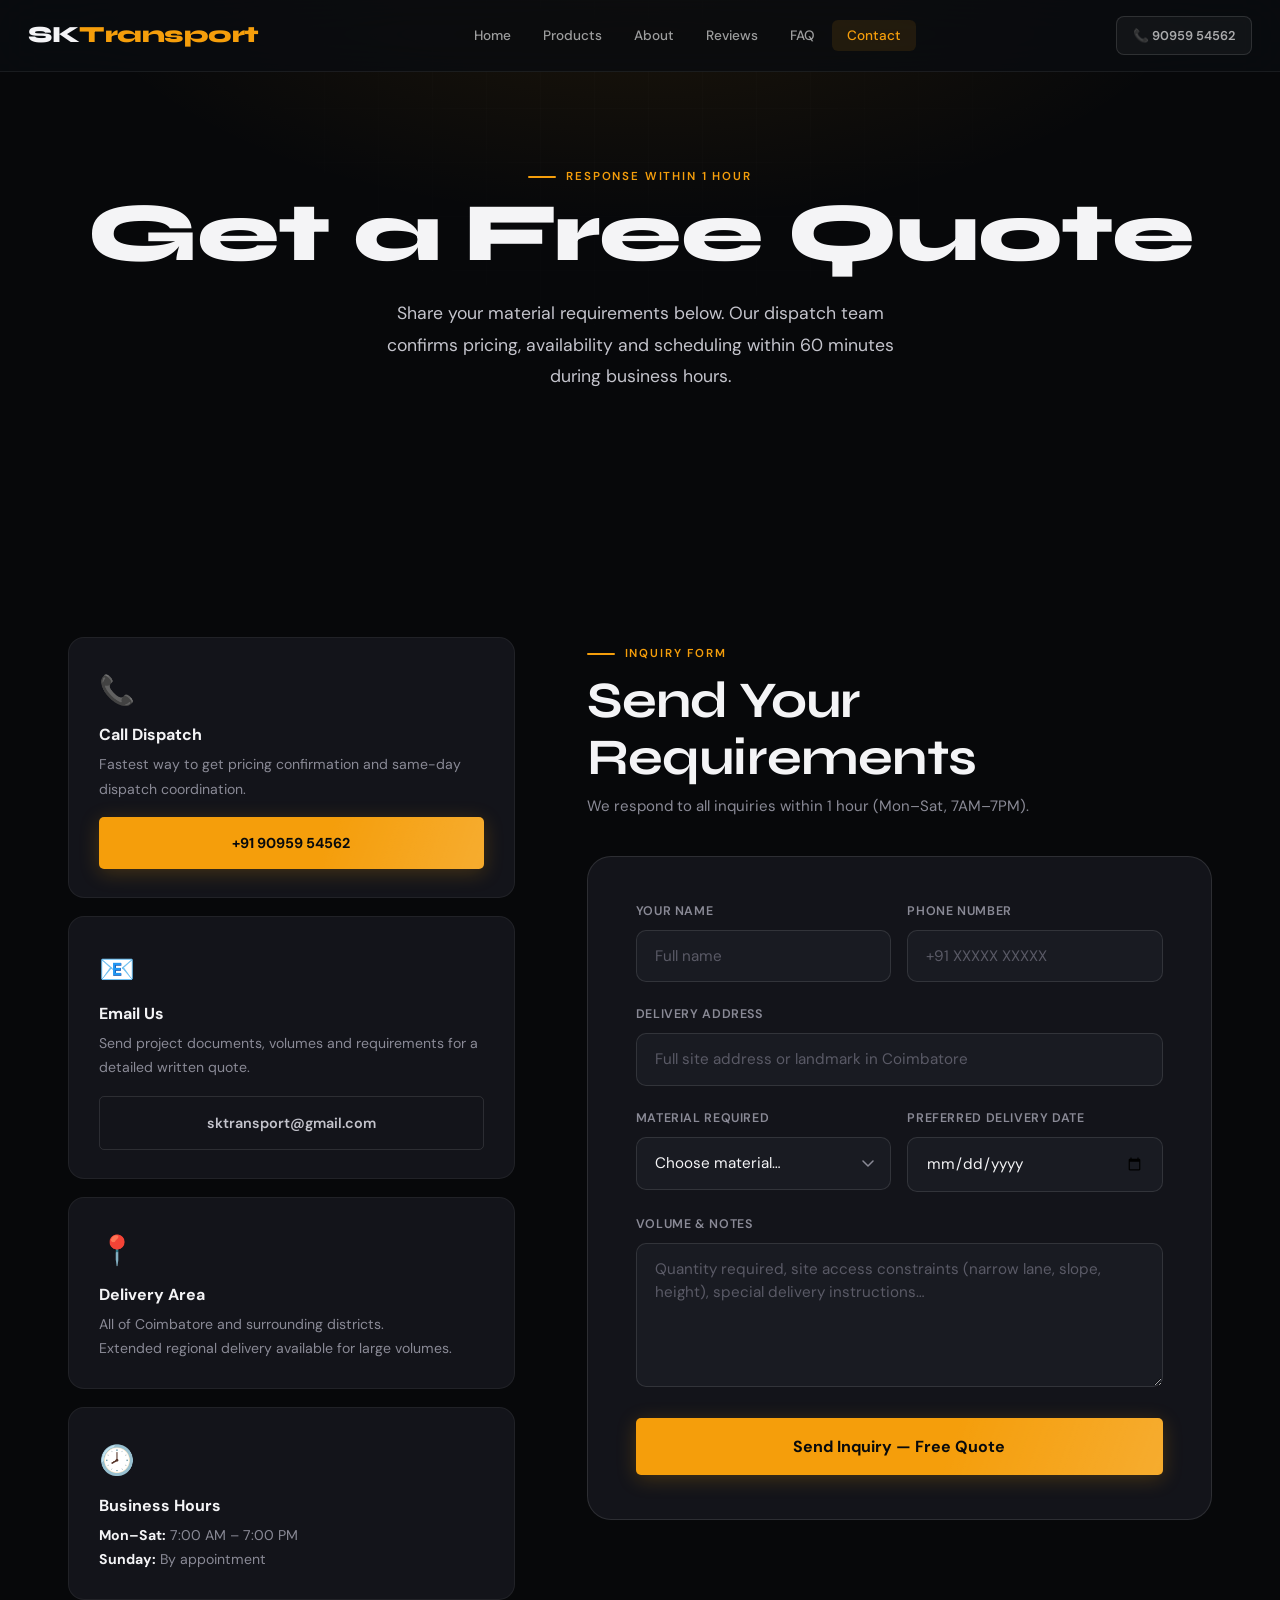
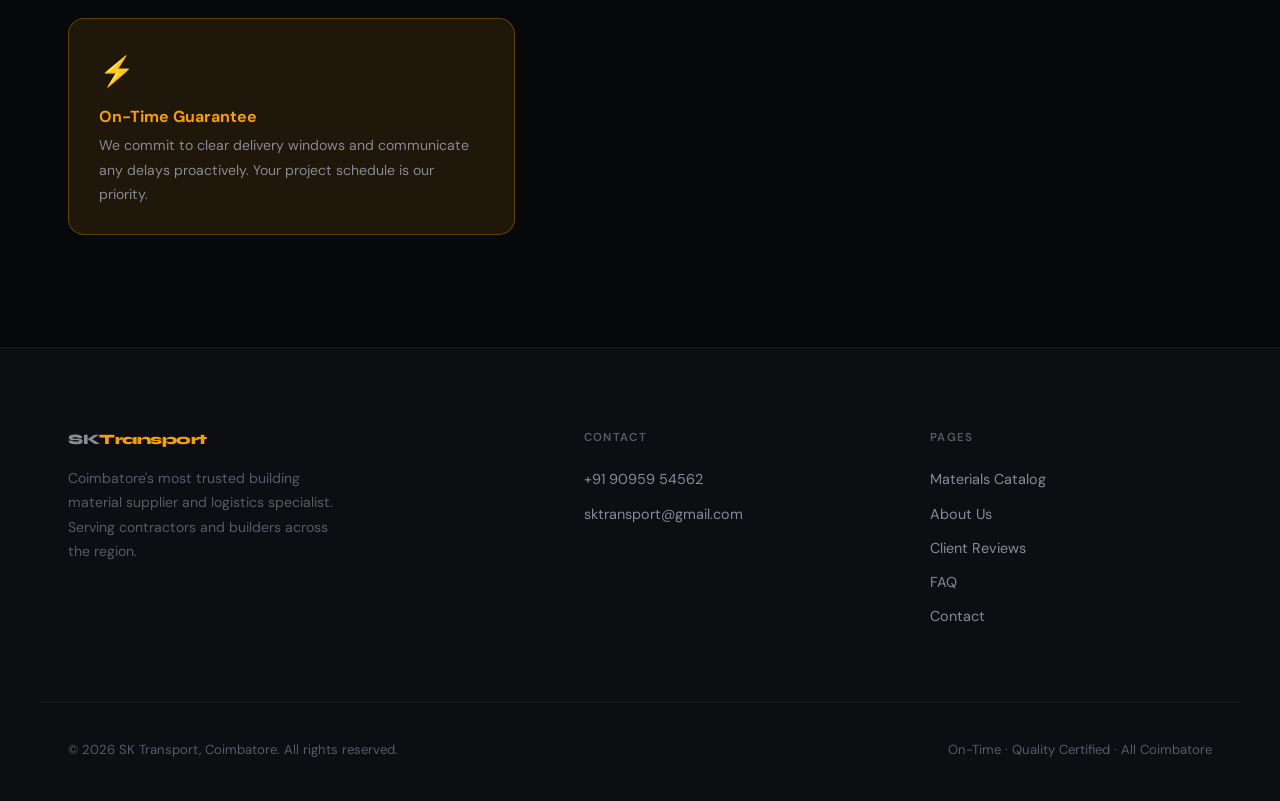
<file: contact.html>
﻿<!DOCTYPE html>
<html lang="en">

<head>
    <meta charset="UTF-8">
    <meta name="viewport" content="width=device-width, initial-scale=1.0">
    <meta name="description"
        content="Contact SK Transport for free building material delivery quotes in Coimbatore. Call us or fill out our inquiry form. Response within 1 hour during business hours.">
    <meta name="keywords" content="contact SK Transport, building material quote Coimbatore, material delivery inquiry">
    <title>Contact | SK Transport — Free Quote, Response in 1 Hour</title>
    <link rel="preconnect" href="https://fonts.googleapis.com">
    <link rel="preconnect" href="https://fonts.gstatic.com" crossorigin>
    <link
        href="https://fonts.googleapis.com/css2?family=Syne:wght@700;800&family=DM+Sans:wght@300;400;500;600;700&display=swap"
        rel="stylesheet">
    <link rel="stylesheet" href="styles.css">
    <style>
        .contact-two-col {
            display: grid;
            grid-template-columns: 1fr 1.4fr;
            gap: 72px;
            align-items: start;
        }

        .info-card {
            background: var(--bg-2);
            border: 1px solid var(--border);
            border-radius: var(--r-md);
            padding: 28px 30px;
            transition: var(--t);
        }

        .info-card:hover {
            border-color: var(--amber-border);
        }

        .info-card-icon {
            font-size: 1.8rem;
            margin-bottom: 12px;
            display: block;
        }

        .info-card h3 {
            font-size: 1rem;
            color: var(--t1);
            margin-bottom: 8px;
            font-family: var(--ff-body);
            font-weight: 700;
        }

        .info-card p {
            color: var(--t3);
            font-size: .88rem;
            line-height: 1.72;
        }

        @media(max-width:900px) {
            .contact-two-col {
                grid-template-columns: 1fr;
                gap: 48px;
            }
        }
    </style>
</head>

<body>

    <!-- Scroll Progress Bar -->
    <div id="scrollProgress" aria-hidden="true"></div>

    <header id="main-header">
        <div class="header-row">
            <a href="index.html" class="logo">SK<span>Transport</span></a>
            <nav id="nav" aria-label="Main navigation">
                <ul class="nav-links">
                    <li><a href="index.html">Home</a></li>
                    <li><a href="products.html">Products</a></li>
                    <li><a href="about.html">About</a></li>
                    <li><a href="reviews.html">Reviews</a></li>
                    <li><a href="faq.html">FAQ</a></li>
                    <li><a href="contact.html" class="active">Contact</a></li>
                </ul>
            </nav>
            <div class="header-ctas">
                <a href="tel:+919095954562" class="btn-call">📞 90959 54562</a>
                <button class="mobile-menu-toggle" id="mobileMenuBtn" aria-label="Toggle navigation menu" aria-expanded="false"><div class="ham-lines"><span></span><span></span><span></span></div></button>
            </div>
        </div>
    </header>

    <main>

        <section class="page-hero">
            <div class="container">
                <div class="eyebrow slide-left" style="justify-content:center;">Response Within 1 Hour</div>
                <h1 class="fade-up">Get a Free Quote</h1>
                <p>Share your material requirements below. Our dispatch team confirms pricing, availability and
                    scheduling within 60 minutes during business hours.</p>
            </div>
        </section>

        <section class="section fade-up">
            <div class="container">
                <div class="contact-two-col reveal">

                    <!-- Left: Info -->
                    <div style="display:flex;flex-direction:column;gap:18px;">
                        <div class="info-card">
                            <span class="info-card-icon">📞</span>
                            <h3>Call Dispatch</h3>
                            <p class="slide-right">Fastest way to get pricing confirmation and same-day dispatch coordination.</p>
                            <a href="tel:+919095954562" class="btn btn-primary" style="margin-top:16px;width:100%;">+91
                                90959 54562</a>
                        </div>

                        <div class="info-card">
                            <span class="info-card-icon">📧</span>
                            <h3>Email Us</h3>
                            <p class="slide-right">Send project documents, volumes and requirements for a detailed written quote.</p>
                            <a href="mailto:sktransport@gmail.com" class="btn btn-outline"
                                style="margin-top:16px;width:100%;">sktransport@gmail.com</a>
                        </div>

                        <div class="info-card">
                            <span class="info-card-icon">📍</span>
                            <h3>Delivery Area</h3>
                            <p>All of Coimbatore and surrounding districts.<br>Extended regional delivery available for
                                large volumes.</p>
                        </div>

                        <div class="info-card">
                            <span class="info-card-icon">🕗</span>
                            <h3>Business Hours</h3>
                            <p><strong style="color:var(--t1);">Mon–Sat:</strong> 7:00 AM – 7:00 PM<br><strong
                                    style="color:var(--t1);">Sunday:</strong> By appointment</p>
                        </div>

                        <div class="info-card" style="background:var(--amber-soft);border-color:var(--amber-border);">
                            <span class="info-card-icon">⚡</span>
                            <h3 style="color:var(--amber);">On-Time Guarantee</h3>
                            <p>We commit to clear delivery windows and communicate any delays proactively. Your project
                                schedule is our priority.</p>
                        </div>
                    </div>

                    <!-- Right: Form -->
                    <div>
                        <div class="eyebrow slide-left" style="margin-bottom:8px;">Inquiry Form</div>
                        <h2 style="margin-bottom:8px;">Send Your Requirements</h2>
                        <p style="color:var(--t3);margin-bottom:36px;font-size:.94rem;">We respond to all inquiries
                            within 1 hour (Mon–Sat, 7AM–7PM).</p>

                        <form class="contact-form" id="contactForm" novalidate>
                            <div style="display:grid;grid-template-columns:1fr 1fr;gap:16px;">
                                <div class="form-group">
                                    <label for="contactName">Your Name</label>
                                    <input type="text" id="contactName" name="name" placeholder="Full name" required
                                        autocomplete="name">
                                </div>
                                <div class="form-group">
                                    <label for="contactPhone">Phone Number</label>
                                    <input type="tel" id="contactPhone" name="phone" placeholder="+91 XXXXX XXXXX"
                                        required autocomplete="tel">
                                </div>
                            </div>

                            <div class="form-group">
                                <label for="contactSite">Delivery Address</label>
                                <input type="text" id="contactSite" name="address"
                                    placeholder="Full site address or landmark in Coimbatore" required>
                            </div>

                            <div style="display:grid;grid-template-columns:1fr 1fr;gap:16px;">
                                <div class="form-group">
                                    <label for="contactMaterial">Material Required</label>
                                    <select id="contactMaterial" name="material" required>
                                        <option value="">Choose material…</option>
                                        <option>M-Sand</option>
                                        <option>P-Sand</option>
                                        <option>River Sand</option>
                                        <option>20MM Aggregate</option>
                                        <option>40MM Aggregate</option>
                                        <option>12MM Aggregate</option>
                                        <option>6MM Grit</option>
                                        <option>Blue Metal</option>
                                        <option>Boulder</option>
                                        <option>Solling</option>
                                        <option>Sizestone</option>
                                        <option>Gravel</option>
                                        <option>Kuranai</option>
                                        <option>Red Soil</option>
                                        <option>Wirecut Bricks</option>
                                        <option>Flyash</option>
                                        <option>Multiple / Other</option>
                                    </select>
                                </div>
                                <div class="form-group">
                                    <label for="contactDate">Preferred Delivery Date</label>
                                    <input type="date" id="contactDate" name="date">
                                </div>
                            </div>

                            <div class="form-group">
                                <label for="contactMessage">Volume & Notes</label>
                                <textarea id="contactMessage" name="message" rows="5"
                                    placeholder="Quantity required, site access constraints (narrow lane, slope, height), special delivery instructions…"></textarea>
                            </div>

                            <button type="submit" class="btn btn-primary"
                                style="width:100%;padding:18px;font-size:1rem;" id="contactSubmitBtn">
                                Send Inquiry — Free Quote
                            </button>
                        </form>
                    </div>

                </div>
            </div>
        </section>

    </main>

    <footer class="site-footer">
        <div class="container footer-inner">
            <div class="footer-block">
                <a href="index.html" class="logo">SK<span>Transport</span></a>
                <p class="logo-desc">Coimbatore's most trusted building material supplier and logistics specialist.
                    Serving contractors and builders across the region.</p>
            </div>
            <div class="footer-block">
                <h5>Contact</h5>
                <a href="tel:+919095954562">+91 90959 54562</a>
                <a href="mailto:sktransport@gmail.com">sktransport@gmail.com</a>
            </div>
            <div class="footer-block">
                <h5>Pages</h5>
                <a href="products.html">Materials Catalog</a>
                <a href="about.html">About Us</a>
                <a href="reviews.html">Client Reviews</a>
                <a href="faq.html">FAQ</a>
                <a href="contact.html">Contact</a>
            </div>
        </div>
        <div class="container footer-bottom">
            <p class="slide-right">© 2026 SK Transport, Coimbatore. All rights reserved.</p>
            <p class="slide-right">On-Time · Quality Certified · All Coimbatore</p>
        </div>
    </footer>

    
    <!-- Mobile Bottom Navigation Bar -->

    <script src="script.js"></script>
    <!-- Mobile Drawer Overlay -->
    <div class="mobile-drawer-overlay" id="drawerOverlay" aria-hidden="true"></div>
    <!-- Mobile Drawer -->
    <nav class="mobile-drawer" id="mobileDrawer" aria-label="Mobile navigation" aria-hidden="true">
        <div class="drawer-header">
            <a href="index.html" class="logo">SK<span>Transport</span></a>
            <button class="drawer-close" id="drawerClose" aria-label="Close menu">&#x2715;</button>
        </div>
        <div class="drawer-body">
            <ul class="drawer-links">
                <li><a href="index.html">&#127968; Home</a></li>
                <li><a href="products.html">&#128230; Products</a></li>
                <li><a href="about.html">&#127970; About</a></li>
                <li><a href="reviews.html">&#11088; Reviews</a></li>
                <li><a href="faq.html">&#10067; FAQ</a></li>
                <li><a href="contact.html">&#128222; Contact</a></li>
            </ul>
            <div class="drawer-cta">
                <a href="tel:+919095954562" class="btn btn-outline" style="width:100%;justify-content:center;margin:0;">&#128222; 90959 54562</a>
                <a href="contact.html" class="btn btn-primary" style="width:100%;justify-content:center;margin:0;">Get Free Quote &#8594;</a>
            </div>
        </div>
    </nav>
</body>

</html>
</file>
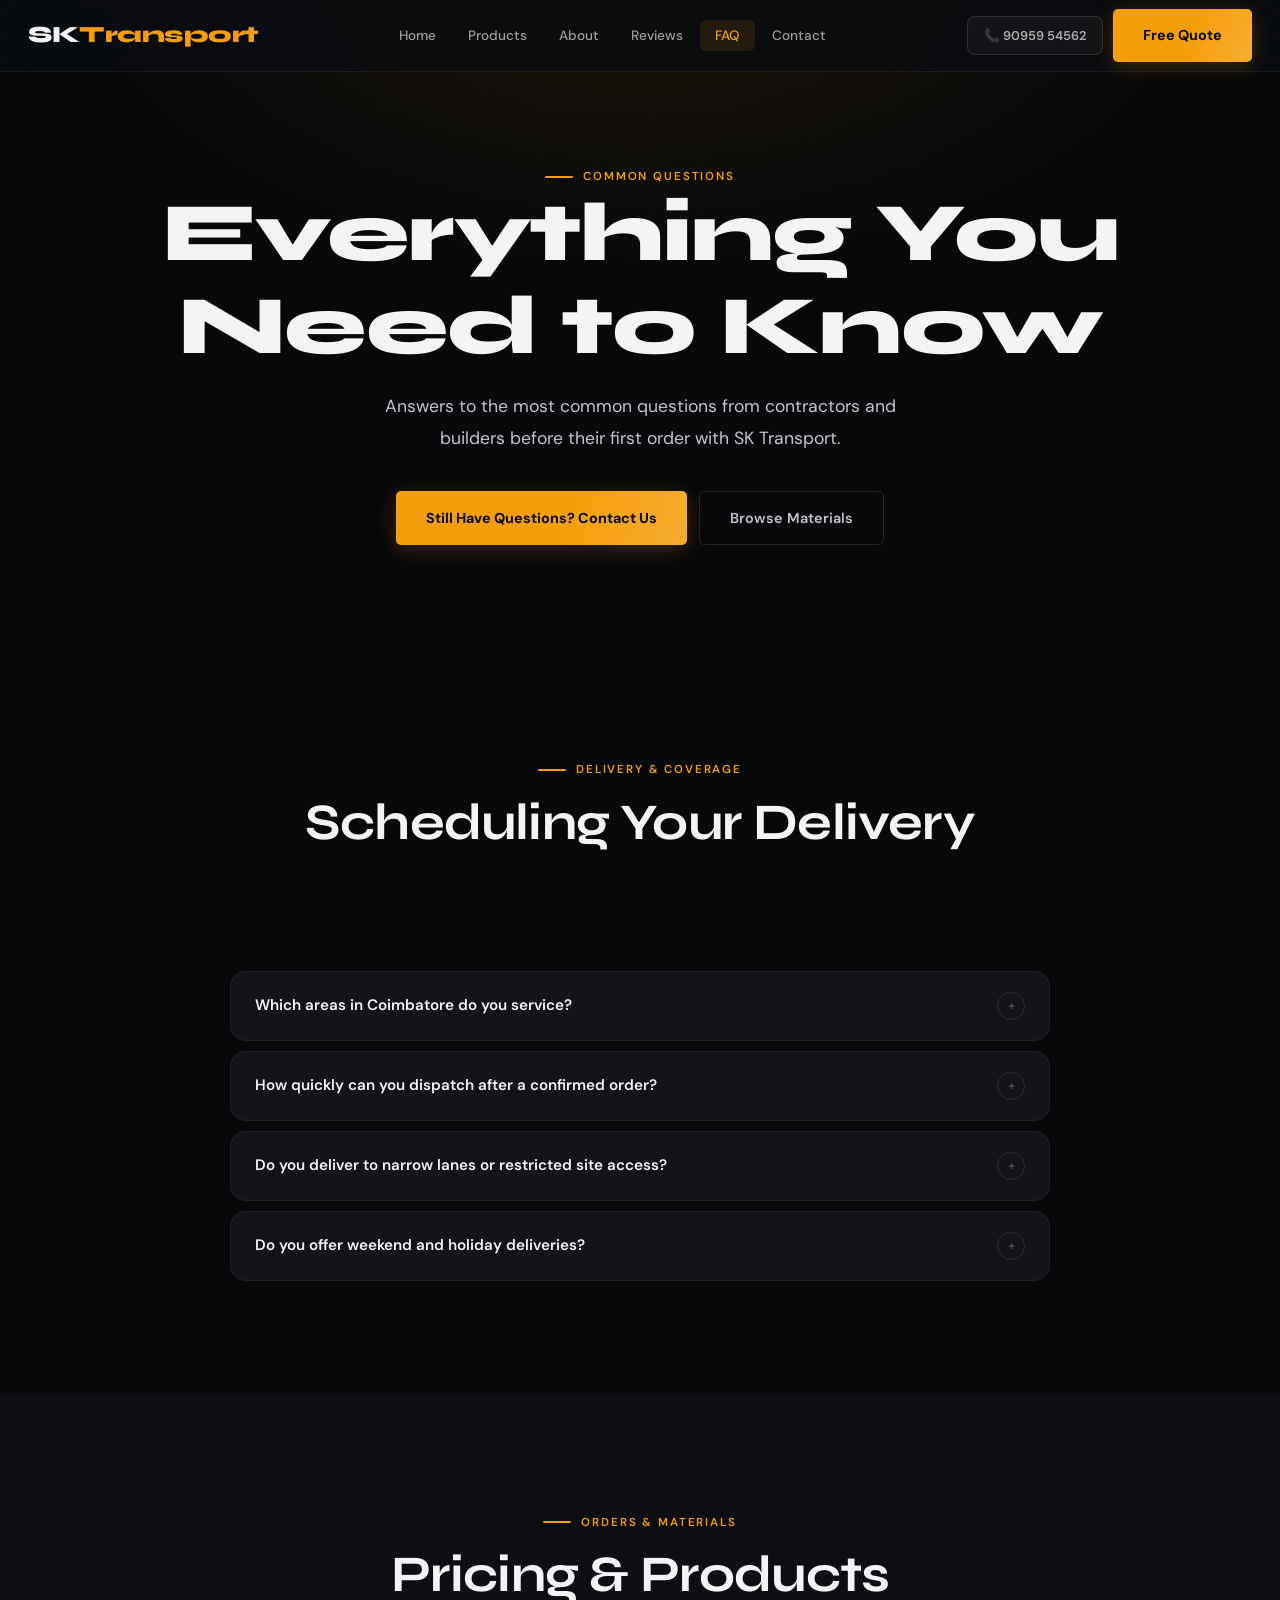
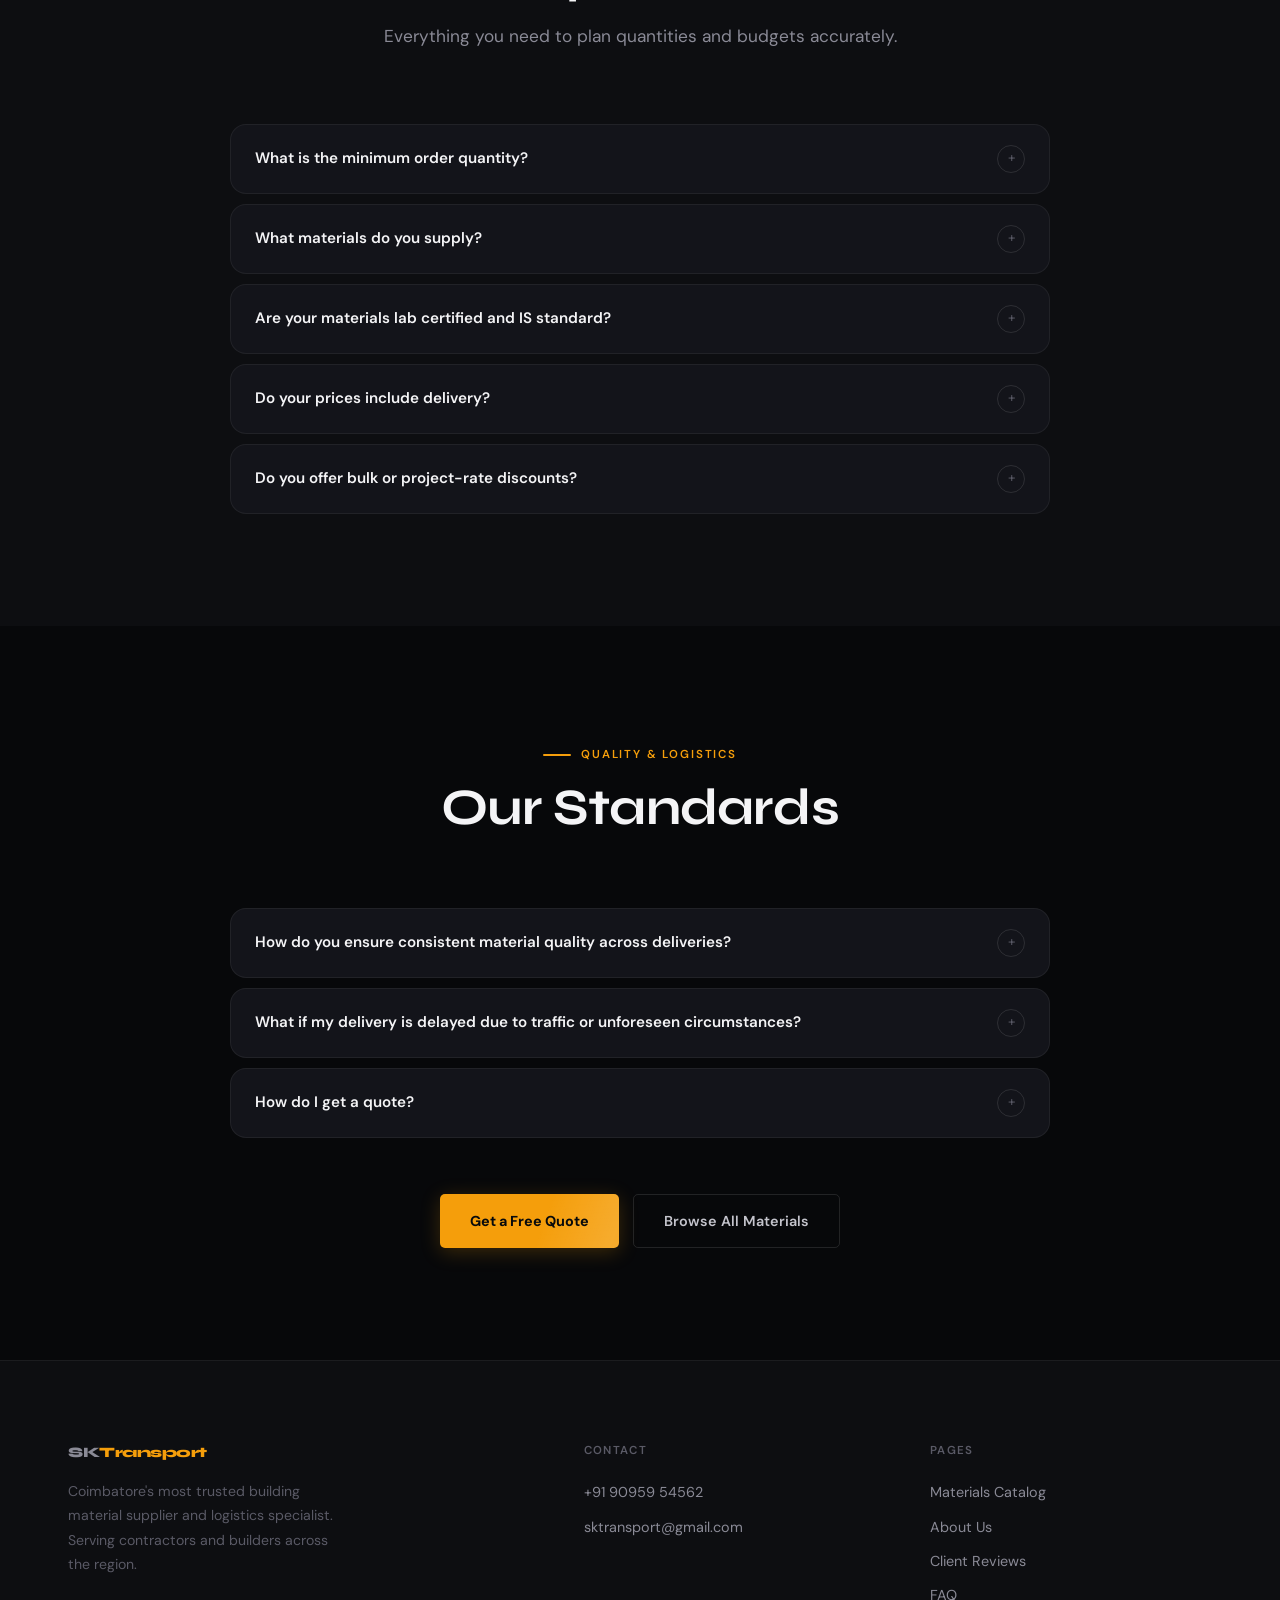
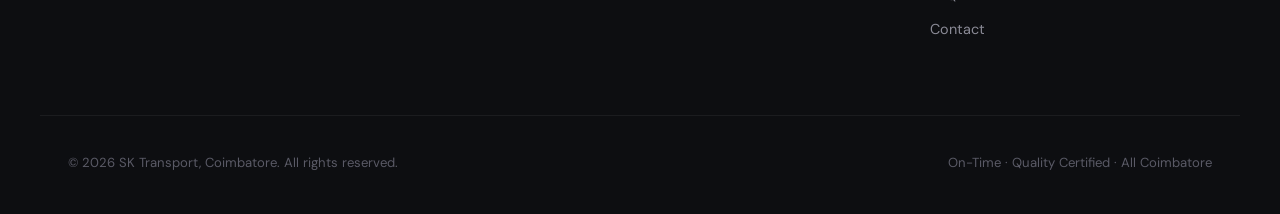
<file: faq.html>
﻿<!DOCTYPE html>
<html lang="en">

<head>
    <meta charset="UTF-8">
    <meta name="viewport" content="width=device-width, initial-scale=1.0">
    <meta name="description"
        content="Frequently asked questions about SK Transport — material types, delivery coverage, minimum orders, weekend delivery and scheduling across Coimbatore.">
    <meta name="keywords"
        content="SK Transport FAQ, building material FAQ Coimbatore, M-Sand delivery questions, aggregate delivery FAQ">
    <title>FAQ | SK Transport — Delivery & Material Questions Answered</title>
    <link rel="preconnect" href="https://fonts.googleapis.com">
    <link rel="preconnect" href="https://fonts.gstatic.com" crossorigin>
    <link
        href="https://fonts.googleapis.com/css2?family=Syne:wght@700;800&family=DM+Sans:wght@300;400;500;600;700&display=swap"
        rel="stylesheet">
    <link rel="stylesheet" href="styles.css">
    <script type="application/ld+json">
  {"@context":"https://schema.org","@type":"FAQPage","mainEntity":[
    {"@type":"Question","name":"Which areas do you deliver to?","acceptedAnswer":{"@type":"Answer","text":"All of Coimbatore including Peelamedu, Singanallur, Saravanampatti, RS Puram, Pollachi and surrounding districts."}},
    {"@type":"Question","name":"Do you deliver on weekends?","acceptedAnswer":{"@type":"Answer","text":"Yes, by prior appointment. Call us 24 hours in advance to book a weekend slot."}},
    {"@type":"Question","name":"What is the minimum order quantity?","acceptedAnswer":{"@type":"Answer","text":"Minimum varies by material: 1 load for sand/earth, 5–10 tons for aggregates, 2,000 pieces for bricks."}}
  ]}
  </script>
</head>

<body>

    <!-- Scroll Progress Bar -->
    <div id="scrollProgress" aria-hidden="true"></div>

    <header id="main-header">
        <div class="header-row">
            <a href="index.html" class="logo">SK<span>Transport</span></a>
            <nav id="nav" aria-label="Main navigation">
                <ul class="nav-links">
                    <li><a href="index.html">Home</a></li>
                    <li><a href="products.html">Products</a></li>
                    <li><a href="about.html">About</a></li>
                    <li><a href="reviews.html">Reviews</a></li>
                    <li><a href="faq.html" class="active">FAQ</a></li>
                    <li><a href="contact.html">Contact</a></li>
                </ul>
            </nav>
            <div class="header-ctas">
                <a href="tel:+919095954562" class="btn-call">📞 90959 54562</a>
                <a href="contact.html" class="btn btn-primary">Free Quote</a>
                <button class="mobile-menu-toggle" id="mobileMenuBtn" aria-label="Toggle navigation menu" aria-expanded="false"><div class="ham-lines"><span></span><span></span><span></span></div></button>
            </div>
        </div>
    </header>

    <main>

        <section class="page-hero">
            <div class="container">
                <div class="eyebrow slide-left" style="justify-content:center;">Common Questions</div>
                <h1 class="fade-up">Everything You Need to Know</h1>
                <p>Answers to the most common questions from contractors and builders before their first order with SK
                    Transport.</p>
                <div class="hero-actions fade-up">
                    <a href="contact.html" class="btn btn-primary">Still Have Questions? Contact Us</a>
                    <a href="products.html" class="btn btn-outline">Browse Materials</a>
                </div>
            </div>
        </section>

        <!-- DELIVERY -->
        <section class="section fade-up">
            <div class="container">
                <div class="section-header reveal">
                    <div class="eyebrow slide-left">Delivery & Coverage</div>
                    <h2>Scheduling Your Delivery</h2>
                    <p class="slide-right">Plan your material delivery with confidence using these answers.</p>
                </div>

                <div class="faq-list reveal" aria-label="Delivery FAQ">
                    <div class="faq-item">
                        <div class="faq-question" role="button" aria-expanded="false" tabindex="0">
                            <h4>Which areas in Coimbatore do you service?</h4>
                            <div class="faq-icon" aria-hidden="true">+</div>
                        </div>
                        <div class="faq-answer">
                            <div class="faq-answer-inner">We deliver across all of Coimbatore — Peelamedu, Singanallur,
                                Saravanampatti, RS Puram, Gandhipuram, Hopes College, Vadavalli, Pollachi, Mettupalayam
                                and more. Extended delivery to surrounding districts available — contact us with your
                                site location for confirmation.</div>
                        </div>
                    </div>
                    <div class="faq-item">
                        <div class="faq-question" role="button" aria-expanded="false" tabindex="0">
                            <h4>How quickly can you dispatch after a confirmed order?</h4>
                            <div class="faq-icon" aria-hidden="true">+</div>
                        </div>
                        <div class="faq-answer">
                            <div class="faq-answer-inner">Standard orders with 24–48 hours notice are confirmed and
                                scheduled efficiently. For same-day urgent requirements, call dispatch directly — we'll
                                confirm availability and aim to fulfill within the day based on fleet status.</div>
                        </div>
                    </div>
                    <div class="faq-item">
                        <div class="faq-question" role="button" aria-expanded="false" tabindex="0">
                            <h4>Do you deliver to narrow lanes or restricted site access?</h4>
                            <div class="faq-icon" aria-hidden="true">+</div>
                        </div>
                        <div class="faq-answer">
                            <div class="faq-answer-inner">Often yes. Share your site photos and access dimensions so we
                                can assign the right vehicle size. We operate various fleet sizes from larger tippers to
                                smaller trucks suitable for constrained access sites.</div>
                        </div>
                    </div>
                    <div class="faq-item">
                        <div class="faq-question" role="button" aria-expanded="false" tabindex="0">
                            <h4>Do you offer weekend and holiday deliveries?</h4>
                            <div class="faq-icon" aria-hidden="true">+</div>
                        </div>
                        <div class="faq-answer">
                            <div class="faq-answer-inner">Yes — weekend delivery is available by prior appointment. Call
                                our dispatch team at least 24 hours in advance to book a weekend slot. Holiday delivery
                                is subject to fleet availability.</div>
                        </div>
                    </div>
                </div>
            </div>
        </section>

        <!-- ORDERS & MATERIALS -->
        <section class="section section-alt fade-up">
            <div class="container">
                <div class="section-header reveal">
                    <div class="eyebrow slide-left">Orders & Materials</div>
                    <h2>Pricing & Products</h2>
                    <p class="slide-right">Everything you need to plan quantities and budgets accurately.</p>
                </div>

                <div class="faq-list reveal" aria-label="Orders and materials FAQ">
                    <div class="faq-item">
                        <div class="faq-question" role="button" aria-expanded="false" tabindex="0">
                            <h4>What is the minimum order quantity?</h4>
                            <div class="faq-icon" aria-hidden="true">+</div>
                        </div>
                        <div class="faq-answer">
                            <div class="faq-answer-inner">Minimum order varies by material type: 1 load for sand and
                                earth materials, 5–10 tons for aggregates and stones, and 2,000 pieces for Wirecut
                                Bricks. Contact us for confirmation specific to your order.</div>
                        </div>
                    </div>
                    <div class="faq-item">
                        <div class="faq-question" role="button" aria-expanded="false" tabindex="0">
                            <h4>What materials do you supply?</h4>
                            <div class="faq-icon" aria-hidden="true">+</div>
                        </div>
                        <div class="faq-answer">
                            <div class="faq-answer-inner">We stock 16+ materials including M-Sand, P-Sand, River Sand,
                                6MM–40MM aggregates, Blue Metal, Boulder, Solling, Sizestone, Gravel, Kuranai, Red Soil,
                                Wirecut Bricks and Flyash. See our full catalog on the Products page.</div>
                        </div>
                    </div>
                    <div class="faq-item">
                        <div class="faq-question" role="button" aria-expanded="false" tabindex="0">
                            <h4>Are your materials lab certified and IS standard?</h4>
                            <div class="faq-icon" aria-hidden="true">+</div>
                        </div>
                        <div class="faq-answer">
                            <div class="faq-answer-inner">Yes. Our aggregates and sand products are lab tested to IS
                                standards (IS 383 and related specifications). Quality certification documents are
                                available on request. We supply only consistent-grade materials across every batch.
                            </div>
                        </div>
                    </div>
                    <div class="faq-item">
                        <div class="faq-question" role="button" aria-expanded="false" tabindex="0">
                            <h4>Do your prices include delivery?</h4>
                            <div class="faq-icon" aria-hidden="true">+</div>
                        </div>
                        <div class="faq-answer">
                            <div class="faq-answer-inner">Our quotes are all-inclusive — material cost and delivery
                                charges combined into one transparent price. No hidden fees. We factor in distance,
                                vehicle type and load size when calculating delivery cost.</div>
                        </div>
                    </div>
                    <div class="faq-item">
                        <div class="faq-question" role="button" aria-expanded="false" tabindex="0">
                            <h4>Do you offer bulk or project-rate discounts?</h4>
                            <div class="faq-icon" aria-hidden="true">+</div>
                        </div>
                        <div class="faq-answer">
                            <div class="faq-answer-inner">Yes — we offer preferential rates for high-volume and
                                long-term project orders. Contact us with your total project volume and timeline for a
                                custom rate proposal.</div>
                        </div>
                    </div>
                </div>
            </div>
        </section>

        <!-- QUALITY -->
        <section class="section fade-up">
            <div class="container">
                <div class="section-header reveal">
                    <div class="eyebrow slide-left">Quality & Logistics</div>
                    <h2>Our Standards</h2>
                </div>

                <div class="faq-list reveal" aria-label="Quality FAQ">
                    <div class="faq-item">
                        <div class="faq-question" role="button" aria-expanded="false" tabindex="0">
                            <h4>How do you ensure consistent material quality across deliveries?</h4>
                            <div class="faq-icon" aria-hidden="true">+</div>
                        </div>
                        <div class="faq-answer">
                            <div class="faq-answer-inner">We source exclusively from certified quarries and yards.
                                Material lots are tested before dispatch and graded consistently. Any quality concern is
                                addressed immediately — your satisfaction is non-negotiable.</div>
                        </div>
                    </div>
                    <div class="faq-item">
                        <div class="faq-question" role="button" aria-expanded="false" tabindex="0">
                            <h4>What if my delivery is delayed due to traffic or unforeseen circumstances?</h4>
                            <div class="faq-icon" aria-hidden="true">+</div>
                        </div>
                        <div class="faq-answer">
                            <div class="faq-answer-inner">Our dispatch team monitors active deliveries and proactively
                                communicates any delays. You'll be notified with a revised ETA well in advance, so your
                                site crew can plan accordingly. We don't let surprises reach you unannounced.</div>
                        </div>
                    </div>
                    <div class="faq-item">
                        <div class="faq-question" role="button" aria-expanded="false" tabindex="0">
                            <h4>How do I get a quote?</h4>
                            <div class="faq-icon" aria-hidden="true">+</div>
                        </div>
                        <div class="faq-answer">
                            <div class="faq-answer-inner">Use our Contact page form with your material, quantity,
                                delivery address and preferred date — we'll respond within 1 hour. Or call us directly
                                at +91 90959 54562 for an instant verbal quote.</div>
                        </div>
                    </div>
                </div>

                <div class="product-actions reveal">
                    <a href="contact.html" class="btn btn-primary">Get a Free Quote</a>
                    <a href="products.html" class="btn btn-outline">Browse All Materials</a>
                </div>
            </div>
        </section>

    </main>

    <footer class="site-footer">
        <div class="container footer-inner">
            <div class="footer-block">
                <a href="index.html" class="logo">SK<span>Transport</span></a>
                <p class="logo-desc">Coimbatore's most trusted building material supplier and logistics specialist.
                    Serving contractors and builders across the region.</p>
            </div>
            <div class="footer-block">
                <h5>Contact</h5>
                <a href="tel:+919095954562">+91 90959 54562</a>
                <a href="mailto:sktransport@gmail.com">sktransport@gmail.com</a>
            </div>
            <div class="footer-block">
                <h5>Pages</h5>
                <a href="products.html">Materials Catalog</a>
                <a href="about.html">About Us</a>
                <a href="reviews.html">Client Reviews</a>
                <a href="faq.html">FAQ</a>
                <a href="contact.html">Contact</a>
            </div>
        </div>
        <div class="container footer-bottom">
            <p class="slide-right">© 2026 SK Transport, Coimbatore. All rights reserved.</p>
            <p class="slide-right">On-Time · Quality Certified · All Coimbatore</p>
        </div>
    </footer>

    
    <!-- Mobile Bottom Navigation Bar -->

    <script src="script.js"></script>
    <!-- Mobile Drawer Overlay -->
    <div class="mobile-drawer-overlay" id="drawerOverlay" aria-hidden="true"></div>
    <!-- Mobile Drawer -->
    <nav class="mobile-drawer" id="mobileDrawer" aria-label="Mobile navigation" aria-hidden="true">
        <div class="drawer-header">
            <a href="index.html" class="logo">SK<span>Transport</span></a>
            <button class="drawer-close" id="drawerClose" aria-label="Close menu">&#x2715;</button>
        </div>
        <div class="drawer-body">
            <ul class="drawer-links">
                <li><a href="index.html">&#127968; Home</a></li>
                <li><a href="products.html">&#128230; Products</a></li>
                <li><a href="about.html">&#127970; About</a></li>
                <li><a href="reviews.html">&#11088; Reviews</a></li>
                <li><a href="faq.html">&#10067; FAQ</a></li>
                <li><a href="contact.html">&#128222; Contact</a></li>
            </ul>
            <div class="drawer-cta">
                <a href="tel:+919095954562" class="btn btn-outline" style="width:100%;justify-content:center;margin:0;">&#128222; 90959 54562</a>
                <a href="contact.html" class="btn btn-primary" style="width:100%;justify-content:center;margin:0;">Get Free Quote &#8594;</a>
            </div>
        </div>
    </nav>
</body>

</html>
</file>
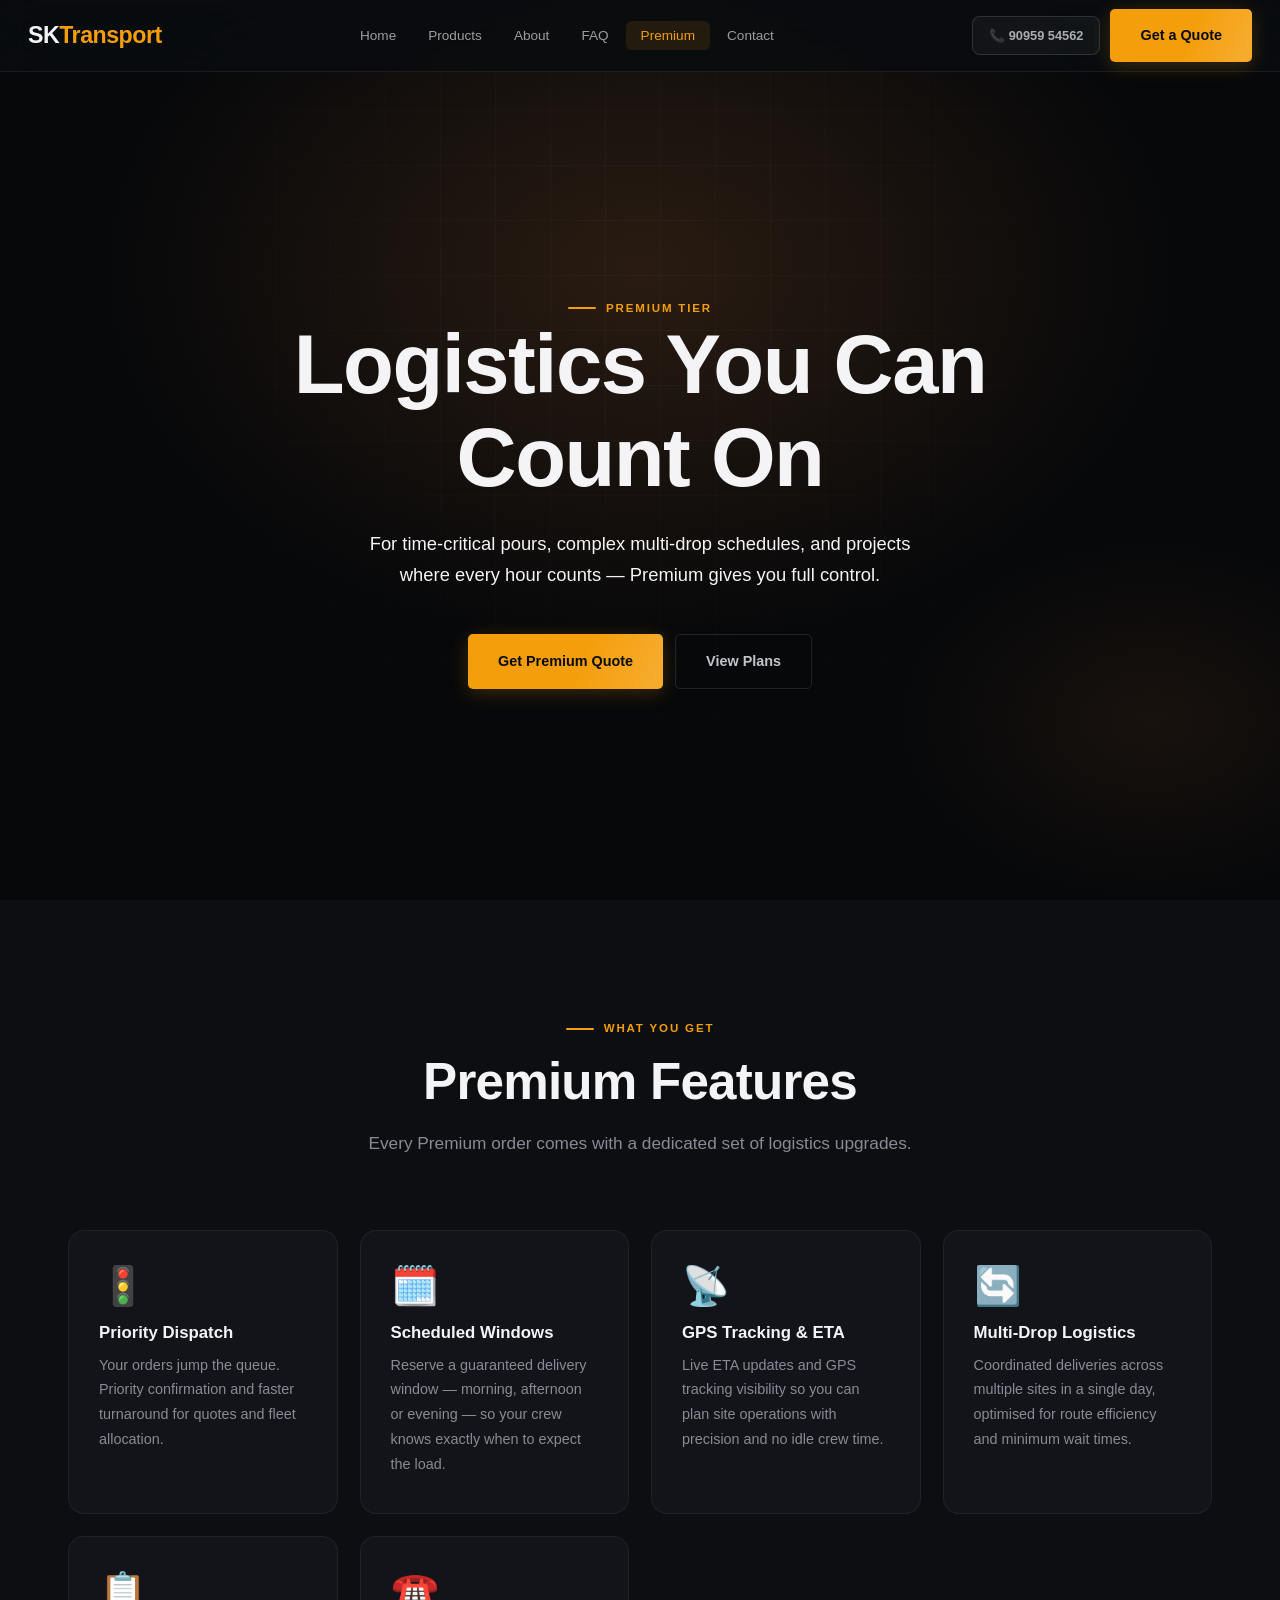
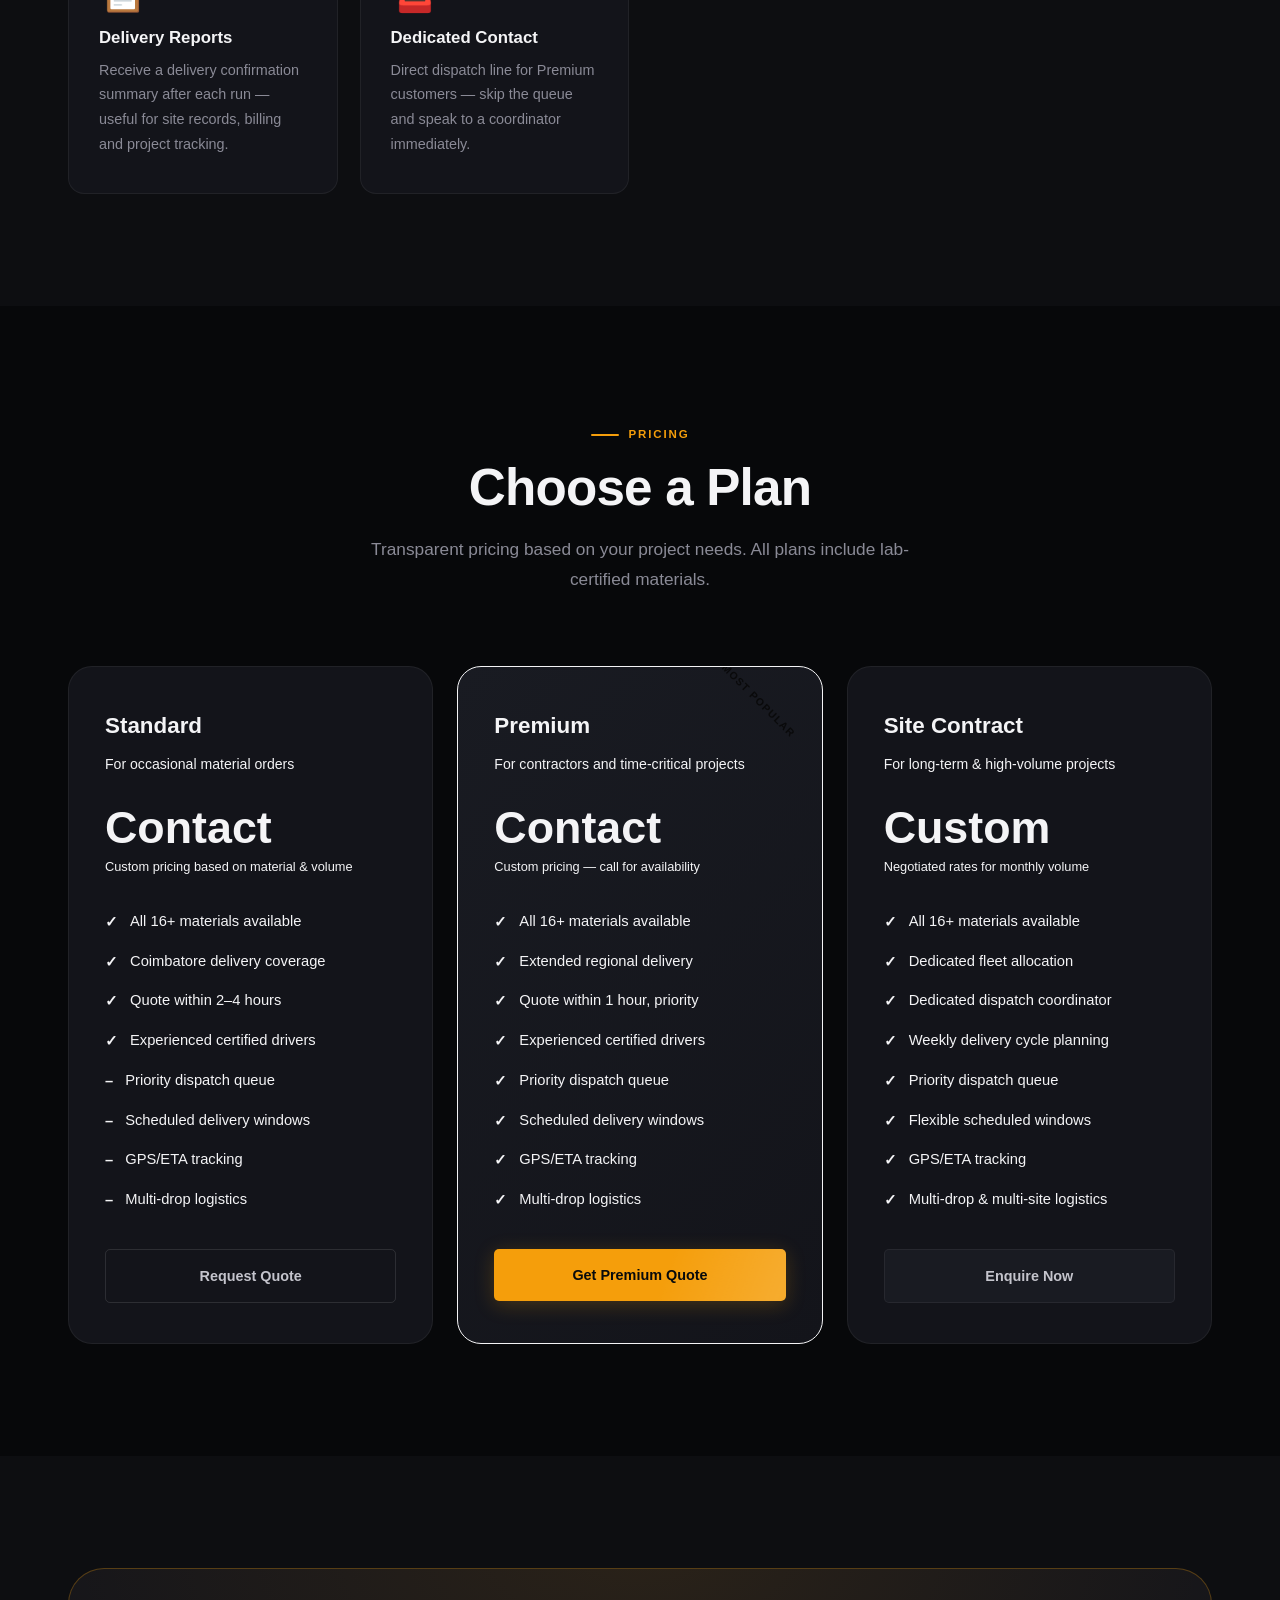
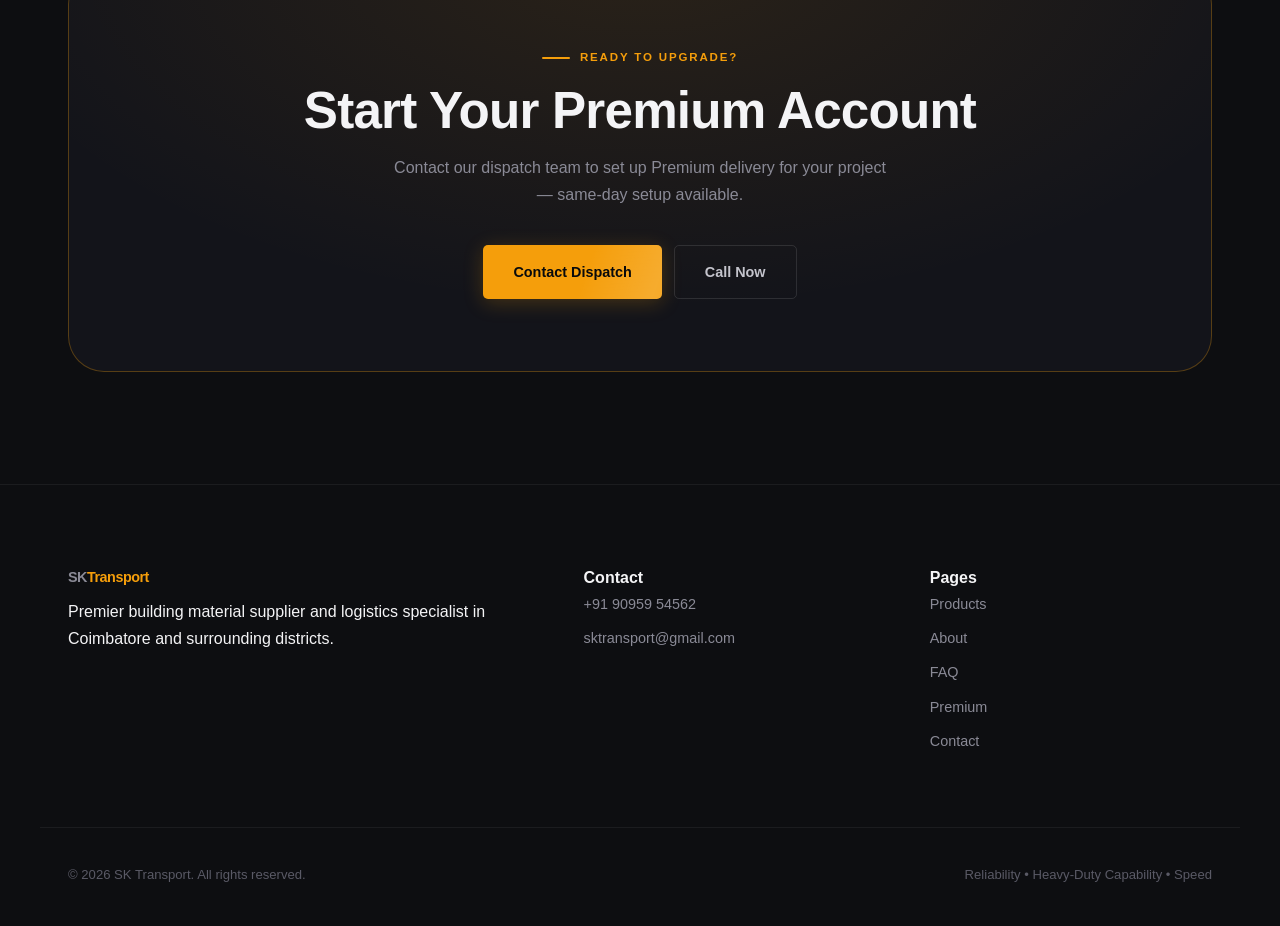
<file: premium.html>
﻿<!DOCTYPE html>
<html lang="en">

<head>
    <meta charset="UTF-8">
    <meta name="viewport" content="width=device-width, initial-scale=1.0">
    <meta name="description"
        content="SK Transport Premium Logistics — Priority dispatch, GPS tracking, scheduled delivery windows, and multi-drop logistics for time-critical construction projects in Coimbatore.">
    <title>Premium Logistics | SK Transport</title>
    <link rel="preconnect" href="https://fonts.googleapis.com">
    <link rel="preconnect" href="https://fonts.gstatic.com" crossorigin>
    <link rel="stylesheet" href="styles.css">
    <link rel="icon" href="assets/images/favicon.png">
    <style>
        .premium-hero {
            position: relative;
            min-height: 100vh;
            display: flex;
            align-items: center;
            padding-top: 80px;
            overflow: hidden;
            background: var(--bg);
        }

        .premium-hero::before {
            content: '';
            position: absolute;
            inset: 0;
            background:
                radial-gradient(ellipse 70% 70% at 50% 30%, rgba(251, 146, 60, .14) 0%, transparent 60%),
                radial-gradient(ellipse 40% 40% at 90% 80%, rgba(251, 146, 60, .07) 0%, transparent 50%);
            pointer-events: none;
        }

        .premium-hero::after {
            content: '';
            position: absolute;
            inset: 0;
            background-image: linear-gradient(var(--border) 1px, transparent 1px), linear-gradient(90deg, var(--border) 1px, transparent 1px);
            background-size: 55px 55px;
            mask-image: radial-gradient(ellipse at 50% 30%, rgba(0, 0, 0, .5), transparent 65%);
            pointer-events: none;
        }

        .premium-hero .container {
            position: relative;
            z-index: 2;
            text-align: center;
        }

        .plan-grid {
            display: grid;
            grid-template-columns: repeat(auto-fit, minmax(300px, 1fr));
            gap: 24px;
        }

        .plan-card {
            background: var(--bg-2);
            border: 1px solid var(--border);
            border-radius: var(--r-lg);
            padding: 40px 36px;
            transition: var(--t);
            position: relative;
            overflow: hidden;
        }

        .plan-card.featured {
            border-color: var(--border-glow);
            background: linear-gradient(135deg, var(--bg-3), var(--bg-2));
        }

        .plan-card.featured::before {
            content: 'MOST POPULAR';
            position: absolute;
            top: 20px;
            right: -30px;
            background: var(--accent);
            color: #0a0a0b;
            font-size: 0.65rem;
            font-weight: 700;
            letter-spacing: 0.12em;
            padding: 5px 44px;
            transform: rotate(45deg);
        }

        .plan-card:hover {
            transform: translateY(-6px);
            box-shadow: var(--shadow-lg);
        }

        .plan-card.featured:hover {
            box-shadow: 0 20px 60px rgba(251, 146, 60, .2);
        }

        .plan-name {
            font-family: var(--ff-head);
            font-size: 1.4rem;
            font-weight: 700;
            color: var(--text-1);
            margin-bottom: 8px;
        }

        .plan-tagline {
            font-size: 0.88rem;
            color: var(--text-3);
            margin-bottom: 28px;
        }

        .plan-price {
            font-family: var(--ff-head);
            font-size: 2.8rem;
            font-weight: 800;
            color: var(--accent);
            line-height: 1;
            margin-bottom: 6px;
        }

        .plan-price-note {
            font-size: 0.8rem;
            color: var(--text-3);
            margin-bottom: 32px;
        }

        .plan-features {
            list-style: none;
            display: flex;
            flex-direction: column;
            gap: 14px;
            margin-bottom: 36px;
        }

        .plan-features li {
            display: flex;
            align-items: flex-start;
            gap: 12px;
            font-size: 0.92rem;
            color: var(--text-2);
        }

        .plan-features li::before {
            content: '✓';
            color: var(--accent);
            font-weight: 700;
            flex-shrink: 0;
            margin-top: 1px;
        }

        .plan-features li.disabled {
            color: var(--text-3);
        }

        .plan-features li.disabled::before {
            content: '–';
            color: var(--text-3);
        }
    </style>
</head>

<body>

    <!-- ─── Header ──────────────────────────────────────── -->
    <header id="main-header">
        <div class="header-row">
            <a href="index.html" class="logo">SK<span>Transport</span></a>
            <nav id="nav">
                <ul class="nav-links">
                    <li><a href="index.html">Home</a></li>
                    <li><a href="products.html">Products</a></li>
                    <li><a href="about.html">About</a></li>
                    <li><a href="faq.html">FAQ</a></li>
                    <li><a href="premium.html" class="active">Premium</a></li>
                    <li><a href="contact.html">Contact</a></li>
                </ul>
            </nav>
            <div class="header-ctas">
                <a href="tel:+919095954562" class="btn-call" aria-label="Call SK Transport">📞 90959 54562</a>
                <a href="contact.html" class="btn btn-primary">Get a Quote</a>
                            <button class="mobile-menu-toggle" id="mobileMenuBtn" aria-label="Toggle navigation menu" aria-expanded="false"><div class="ham-lines"><span></span><span></span><span></span></div></button>
            </div>
        </div>
    </header>

    <main>

        <!-- ─── Premium Hero ─────────────────────────────────── -->
        <section class="premium-hero">
            <div class="container">
                <div class="eyebrow" style="justify-content:center;">Premium Tier</div>
                <h1 style="max-width:700px;margin:0 auto 24px;">Logistics You Can <em
                        style="color:var(--accent);font-style:normal;">Count On</em></h1>
                <p style="color:var(--text-2);font-size:1.15rem;max-width:560px;margin:0 auto 44px;">For time-critical
                    pours, complex multi-drop schedules, and projects where every hour counts — Premium gives you full
                    control.</p>
                <div class="hero-actions" style="justify-content:center;">
                    <a href="contact.html" class="btn btn-primary">Get Premium Quote</a>
                    <a href="#plans" class="btn btn-outline">View Plans</a>
                </div>
            </div>
        </section>

        <!-- ─── Premium Features ─────────────────────────────── -->
        <section class="section section-alt">
            <div class="container">
                <div class="section-header reveal">
                    <div class="eyebrow">What You Get</div>
                    <h2>Premium Features</h2>
                    <p>Every Premium order comes with a dedicated set of logistics upgrades.</p>
                </div>

                <div class="icon-grid stagger-grid reveal">
                    <div class="icon-card">
                        <span class="icon">🚦</span>
                        <h3>Priority Dispatch</h3>
                        <p>Your orders jump the queue. Priority confirmation and faster turnaround for quotes and fleet
                            allocation.</p>
                    </div>
                    <div class="icon-card">
                        <span class="icon">🗓️</span>
                        <h3>Scheduled Windows</h3>
                        <p>Reserve a guaranteed delivery window — morning, afternoon or evening — so your crew knows
                            exactly when to expect the load.</p>
                    </div>
                    <div class="icon-card">
                        <span class="icon">📡</span>
                        <h3>GPS Tracking & ETA</h3>
                        <p>Live ETA updates and GPS tracking visibility so you can plan site operations with precision
                            and no idle crew time.</p>
                    </div>
                    <div class="icon-card">
                        <span class="icon">🔄</span>
                        <h3>Multi-Drop Logistics</h3>
                        <p>Coordinated deliveries across multiple sites in a single day, optimised for route efficiency
                            and minimum wait times.</p>
                    </div>
                    <div class="icon-card">
                        <span class="icon">📋</span>
                        <h3>Delivery Reports</h3>
                        <p>Receive a delivery confirmation summary after each run — useful for site records, billing and
                            project tracking.</p>
                    </div>
                    <div class="icon-card">
                        <span class="icon">☎️</span>
                        <h3>Dedicated Contact</h3>
                        <p>Direct dispatch line for Premium customers — skip the queue and speak to a coordinator
                            immediately.</p>
                    </div>
                </div>
            </div>
        </section>

        <!-- ─── Plans ────────────────────────────────────────── -->
        <section id="plans" class="section">
            <div class="container">
                <div class="section-header reveal">
                    <div class="eyebrow">Pricing</div>
                    <h2>Choose a Plan</h2>
                    <p>Transparent pricing based on your project needs. All plans include lab-certified materials.</p>
                </div>

                <div class="plan-grid reveal">
                    <!-- Standard -->
                    <div class="plan-card">
                        <div class="plan-name">Standard</div>
                        <div class="plan-tagline">For occasional material orders</div>
                        <div class="plan-price">Contact</div>
                        <div class="plan-price-note">Custom pricing based on material & volume</div>
                        <ul class="plan-features">
                            <li>All 16+ materials available</li>
                            <li>Coimbatore delivery coverage</li>
                            <li>Quote within 2–4 hours</li>
                            <li>Experienced certified drivers</li>
                            <li class="disabled">Priority dispatch queue</li>
                            <li class="disabled">Scheduled delivery windows</li>
                            <li class="disabled">GPS/ETA tracking</li>
                            <li class="disabled">Multi-drop logistics</li>
                        </ul>
                        <a href="contact.html" class="btn btn-outline" style="width:100%;">Request Quote</a>
                    </div>

                    <!-- Premium -->
                    <div class="plan-card featured">
                        <div class="plan-name">Premium</div>
                        <div class="plan-tagline">For contractors and time-critical projects</div>
                        <div class="plan-price">Contact</div>
                        <div class="plan-price-note">Custom pricing — call for availability</div>
                        <ul class="plan-features">
                            <li>All 16+ materials available</li>
                            <li>Extended regional delivery</li>
                            <li>Quote within 1 hour, priority</li>
                            <li>Experienced certified drivers</li>
                            <li>Priority dispatch queue</li>
                            <li>Scheduled delivery windows</li>
                            <li>GPS/ETA tracking</li>
                            <li>Multi-drop logistics</li>
                        </ul>
                        <a href="contact.html" class="btn btn-primary" style="width:100%;">Get Premium Quote</a>
                    </div>

                    <!-- Site Contract -->
                    <div class="plan-card">
                        <div class="plan-name">Site Contract</div>
                        <div class="plan-tagline">For long-term & high-volume projects</div>
                        <div class="plan-price">Custom</div>
                        <div class="plan-price-note">Negotiated rates for monthly volume</div>
                        <ul class="plan-features">
                            <li>All 16+ materials available</li>
                            <li>Dedicated fleet allocation</li>
                            <li>Dedicated dispatch coordinator</li>
                            <li>Weekly delivery cycle planning</li>
                            <li>Priority dispatch queue</li>
                            <li>Flexible scheduled windows</li>
                            <li>GPS/ETA tracking</li>
                            <li>Multi-drop & multi-site logistics</li>
                        </ul>
                        <a href="contact.html" class="btn btn-ghost" style="width:100%;">Enquire Now</a>
                    </div>
                </div>
            </div>
        </section>

        <!-- ─── CTA Banner ───────────────────────────────────── -->
        <section class="section section-alt">
            <div class="container reveal">
                <div class="cta-banner">
                    <div class="eyebrow" style="justify-content:center;">Ready to Upgrade?</div>
                    <h2>Start Your Premium Account</h2>
                    <p>Contact our dispatch team to set up Premium delivery for your project — same-day setup available.
                    </p>
                    <div class="hero-actions">
                        <a href="contact.html" class="btn btn-primary">Contact Dispatch</a>
                        <a href="tel:+919095954562" class="btn btn-outline">Call Now</a>
                    </div>
                </div>
            </div>
        </section>

    </main>

    <!-- ─── Footer ───────────────────────────────────────── -->
    <footer class="site-footer">
        <div class="container footer-inner">
            <div class="footer-block">
                <a href="index.html" class="logo">SK<span>Transport</span></a>
                <p>Premier building material supplier and logistics specialist in Coimbatore and surrounding districts.
                </p>
            </div>
            <div class="footer-block">
                <h4>Contact</h4>
                <a href="tel:+919095954562">+91 90959 54562</a>
                <a href="mailto:sktransport@gmail.com">sktransport@gmail.com</a>
            </div>
            <div class="footer-block">
                <h4>Pages</h4>
                <a href="products.html">Products</a>
                <a href="about.html">About</a>
                <a href="faq.html">FAQ</a>
                <a href="premium.html">Premium</a>
                <a href="contact.html">Contact</a>
            </div>
        </div>
        <div class="container footer-bottom">
            <p>© 2026 SK Transport. All rights reserved.</p>
            <p>Reliability • Heavy-Duty Capability • Speed</p>
        </div>
    </footer>

    <script src="script.js"></script>
    <!-- Mobile Drawer Overlay -->
    <div class="mobile-drawer-overlay" id="drawerOverlay" aria-hidden="true"></div>
    <!-- Mobile Drawer -->
    <nav class="mobile-drawer" id="mobileDrawer" aria-label="Mobile navigation" aria-hidden="true">
        <div class="drawer-header">
            <a href="index.html" class="logo">SK<span>Transport</span></a>
            <button class="drawer-close" id="drawerClose" aria-label="Close menu">&#x2715;</button>
        </div>
        <div class="drawer-body">
            <ul class="drawer-links">
                <li><a href="index.html">&#127968; Home</a></li>
                <li><a href="products.html">&#128230; Products</a></li>
                <li><a href="about.html">&#127970; About</a></li>
                <li><a href="reviews.html">&#11088; Reviews</a></li>
                <li><a href="faq.html">&#10067; FAQ</a></li>
                <li><a href="contact.html">&#128222; Contact</a></li>
            </ul>
            <div class="drawer-cta">
                <a href="tel:+919095954562" class="btn btn-outline" style="width:100%;justify-content:center;margin:0;">&#128222; 90959 54562</a>
                <a href="contact.html" class="btn btn-primary" style="width:100%;justify-content:center;margin:0;">Get Free Quote &#8594;</a>
            </div>
        </div>
    </nav>
</body>

</html>
</file>
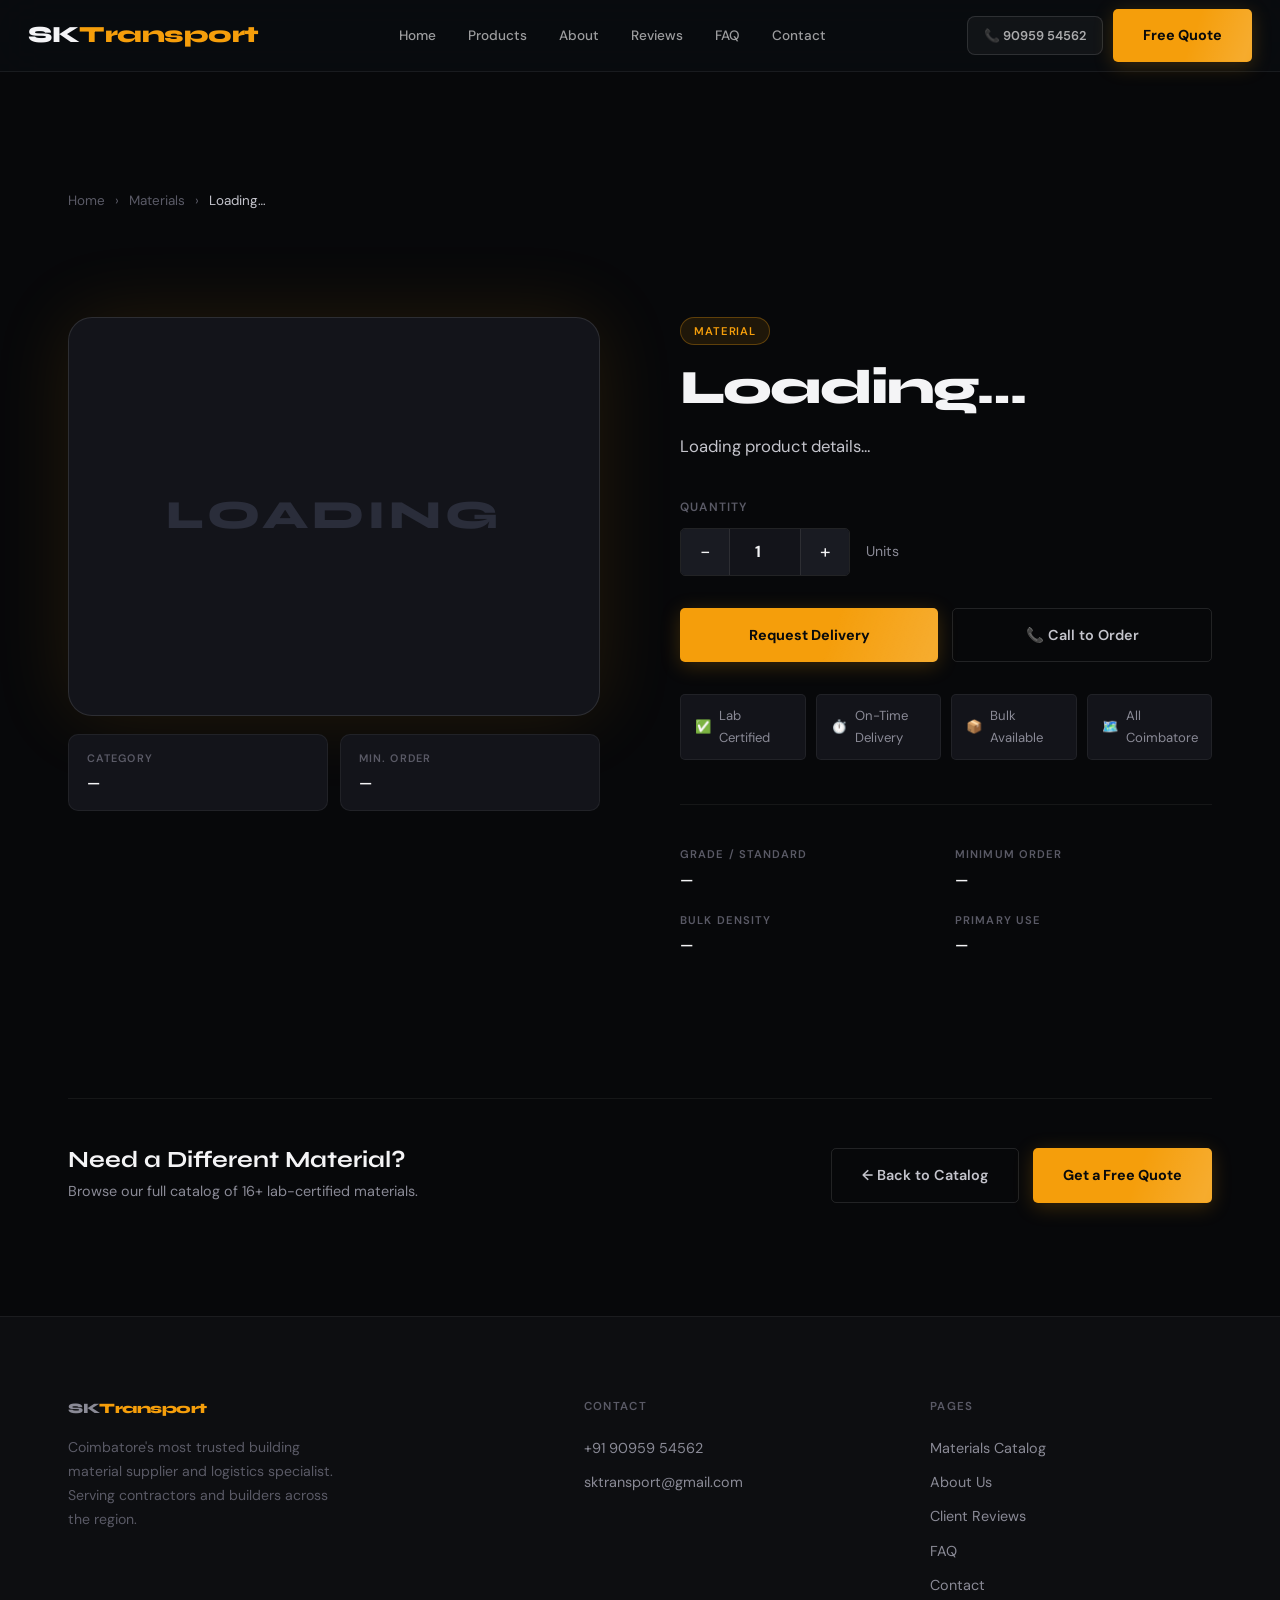
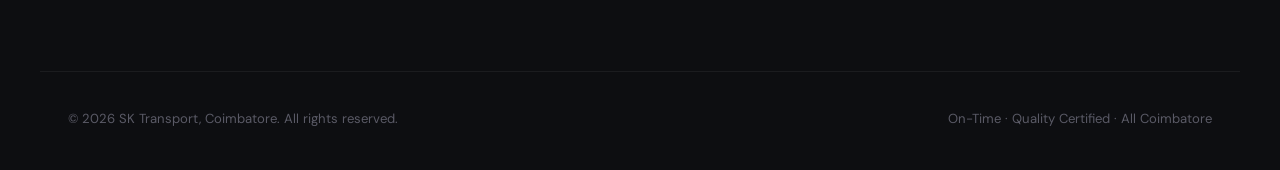
<file: product-detail.html>
﻿<!DOCTYPE html>
<html lang="en">

<head>
    <meta charset="UTF-8">
    <meta name="viewport" content="width=device-width, initial-scale=1.0">
    <meta name="description"
        content="View full specifications and delivery details for SK Transport building materials in Coimbatore. Lab certified, quality guaranteed.">
    <title id="metaTitle">Material Detail | SK Transport Coimbatore</title>
    <link rel="preconnect" href="https://fonts.googleapis.com">
    <link rel="preconnect" href="https://fonts.gstatic.com" crossorigin>
    <link
        href="https://fonts.googleapis.com/css2?family=Syne:wght@700;800&family=DM+Sans:wght@300;400;500;600;700&display=swap"
        rel="stylesheet">
    <link rel="stylesheet" href="styles.css">
</head>

<body>

    <!-- Scroll Progress Bar -->
    <div id="scrollProgress" aria-hidden="true"></div>

    <header id="main-header">
        <div class="header-row">
            <a href="index.html" class="logo">SK<span>Transport</span></a>
            <nav id="nav" aria-label="Main navigation">
                <ul class="nav-links">
                    <li><a href="index.html">Home</a></li>
                    <li><a href="products.html" class="active">Products</a></li>
                    <li><a href="about.html">About</a></li>
                    <li><a href="reviews.html">Reviews</a></li>
                    <li><a href="faq.html">FAQ</a></li>
                    <li><a href="contact.html">Contact</a></li>
                </ul>
            </nav>
            <div class="header-ctas">
                <a href="tel:+919095954562" class="btn-call">📞 90959 54562</a>
                <a href="contact.html" class="btn btn-primary">Free Quote</a>
                <button class="mobile-menu-toggle" id="mobileMenuBtn" aria-label="Toggle navigation menu" aria-expanded="false"><div class="ham-lines"><span></span><span></span><span></span></div></button>
            </div>
        </div>
    </header>

    <main style="padding-top:78px;">
        <section class="section">
            <div class="container">

                <!-- Breadcrumb -->
                <nav aria-label="Breadcrumb"
                    style="margin-bottom:44px;display:flex;align-items:center;gap:10px;font-size:.84rem;color:var(--t4);">
                    <a href="index.html" style="color:var(--t4);" onmouseover="this.style.color='var(--amber)'"
                        onmouseout="this.style.color='var(--t4)'">Home</a>
                    <span aria-hidden="true">›</span>
                    <a href="products.html" style="color:var(--t4);" onmouseover="this.style.color='var(--amber)'"
                        onmouseout="this.style.color='var(--t4)'">Materials</a>
                    <span aria-hidden="true">›</span>
                    <span id="breadcrumbName" style="color:var(--t2);">Loading…</span>
                </nav>

                <!-- Product Grid -->
                <div class="product-detail-grid reveal">

                    <!-- Image -->
                    <div>
                        <div class="main-image" id="mainImageLabel" aria-label="Product image">LOADING</div>
                        <div style="display:grid;grid-template-columns:1fr 1fr;gap:12px;margin-top:18px;">
                            <div
                                style="background:var(--bg-2);border:1px solid var(--border);border-radius:var(--r-sm);padding:14px 18px;">
                                <div
                                    style="font-size:.68rem;color:var(--t4);font-weight:600;letter-spacing:.1em;text-transform:uppercase;margin-bottom:4px;">
                                    Category</div>
                                <div id="productCategory" style="font-weight:600;color:var(--t1);font-size:.92rem;">—
                                </div>
                            </div>
                            <div
                                style="background:var(--bg-2);border:1px solid var(--border);border-radius:var(--r-sm);padding:14px 18px;">
                                <div
                                    style="font-size:.68rem;color:var(--t4);font-weight:600;letter-spacing:.1em;text-transform:uppercase;margin-bottom:4px;">
                                    Min. Order</div>
                                <div id="specMinOrderImg" style="font-weight:600;color:var(--t1);font-size:.92rem;">—
                                </div>
                            </div>
                        </div>
                    </div>

                    <!-- Info -->
                    <div>
                        <span class="badge" id="productCategoryBadge">Material</span>

                        <h1 id="productTitle"
                            style="margin-top:16px;margin-bottom:16px;font-size:clamp(1.8rem,3.8vw,3rem);">Loading…</h1>
                        <p id="productDescription"
                            style="color:var(--t2);font-size:1.04rem;line-height:1.82;margin-bottom:36px;">Loading
                            product details…</p>

                        <!-- Quantity -->
                        <div style="margin-bottom:32px;">
                            <div
                                style="font-size:.75rem;font-weight:600;letter-spacing:.1em;text-transform:uppercase;color:var(--t4);margin-bottom:10px;">
                                Quantity</div>
                            <div style="display:flex;align-items:center;gap:16px;flex-wrap:wrap;">
                                <div class="quantity-selector" role="group" aria-label="Quantity selector">
                                    <button class="quantity-btn" id="minusBtn" aria-label="Decrease quantity">−</button>
                                    <input type="number" class="quantity-input" id="qtyInput" value="1" min="1"
                                        aria-label="Quantity">
                                    <button class="quantity-btn" id="plusBtn" aria-label="Increase quantity">+</button>
                                </div>
                                <span style="color:var(--t3);font-size:.88rem;">Units</span>
                            </div>
                        </div>

                        <!-- CTAs -->
                        <div style="display:flex;gap:14px;flex-wrap:wrap;margin-bottom:32px;">
                            <a href="contact.html" class="btn btn-primary" style="flex:1;min-width:150px;">Request
                                Delivery</a>
                            <a href="tel:+919095954562" class="btn btn-outline" style="flex:1;min-width:150px;">📞 Call
                                to Order</a>
                        </div>

                        <!-- Trust strip -->
                        <div
                            style="display:grid;grid-template-columns:repeat(auto-fit,minmax(120px,1fr));gap:10px;margin-bottom:8px;">
                            <div
                                style="display:flex;align-items:center;gap:8px;font-size:.82rem;color:var(--t3);background:var(--bg-2);border:1px solid var(--border);border-radius:var(--r-xs);padding:10px 14px;">
                                <span>✅</span> Lab Certified
                            </div>
                            <div
                                style="display:flex;align-items:center;gap:8px;font-size:.82rem;color:var(--t3);background:var(--bg-2);border:1px solid var(--border);border-radius:var(--r-xs);padding:10px 14px;">
                                <span>⏱️</span> On-Time Delivery
                            </div>
                            <div
                                style="display:flex;align-items:center;gap:8px;font-size:.82rem;color:var(--t3);background:var(--bg-2);border:1px solid var(--border);border-radius:var(--r-xs);padding:10px 14px;">
                                <span>📦</span> Bulk Available
                            </div>
                            <div
                                style="display:flex;align-items:center;gap:8px;font-size:.82rem;color:var(--t3);background:var(--bg-2);border:1px solid var(--border);border-radius:var(--r-xs);padding:10px 14px;">
                                <span>🗺️</span> All Coimbatore
                            </div>
                        </div>

                        <!-- Specs -->
                        <div class="specs-grid">
                            <div class="spec-item">
                                <div class="spec-label">Grade / Standard</div>
                                <div class="spec-value" id="specGrade">—</div>
                            </div>
                            <div class="spec-item">
                                <div class="spec-label">Minimum Order</div>
                                <div class="spec-value" id="specMinOrder">—</div>
                            </div>
                            <div class="spec-item">
                                <div class="spec-label">Bulk Density</div>
                                <div class="spec-value" id="specDensity">—</div>
                            </div>
                            <div class="spec-item">
                                <div class="spec-label">Primary Use</div>
                                <div class="spec-value" id="specUsage">—</div>
                            </div>
                        </div>
                    </div>
                </div>

                <!-- Back to catalog -->
                <div style="margin-top:80px;padding-top:48px;border-top:1px solid var(--border);">
                    <div style="display:flex;justify-content:space-between;align-items:center;flex-wrap:wrap;gap:20px;">
                        <div>
                            <h3 style="margin-bottom:6px;">Need a Different Material?</h3>
                            <p style="color:var(--t3);font-size:.9rem;">Browse our full catalog of 16+ lab-certified
                                materials.</p>
                        </div>
                        <div style="display:flex;gap:14px;flex-wrap:wrap;">
                            <a href="products.html" class="btn btn-outline">← Back to Catalog</a>
                            <a href="contact.html" class="btn btn-primary">Get a Free Quote</a>
                        </div>
                    </div>
                </div>

            </div>
        </section>
    </main>

    <footer class="site-footer">
        <div class="container footer-inner">
            <div class="footer-block">
                <a href="index.html" class="logo">SK<span>Transport</span></a>
                <p class="logo-desc">Coimbatore's most trusted building material supplier and logistics specialist.
                    Serving contractors and builders across the region.</p>
            </div>
            <div class="footer-block">
                <h5>Contact</h5>
                <a href="tel:+919095954562">+91 90959 54562</a>
                <a href="mailto:sktransport@gmail.com">sktransport@gmail.com</a>
            </div>
            <div class="footer-block">
                <h5>Pages</h5>
                <a href="products.html">Materials Catalog</a>
                <a href="about.html">About Us</a>
                <a href="reviews.html">Client Reviews</a>
                <a href="faq.html">FAQ</a>
                <a href="contact.html">Contact</a>
            </div>
        </div>
        <div class="container footer-bottom">
            <p>© 2026 SK Transport, Coimbatore. All rights reserved.</p>
            <p>On-Time · Quality Certified · All Coimbatore</p>
        </div>
    </footer>

    
    <!-- Mobile Bottom Navigation Bar -->

    <script src="script.js"></script>
    <!-- Mobile Drawer Overlay -->
    <div class="mobile-drawer-overlay" id="drawerOverlay" aria-hidden="true"></div>
    <!-- Mobile Drawer -->
    <nav class="mobile-drawer" id="mobileDrawer" aria-label="Mobile navigation" aria-hidden="true">
        <div class="drawer-header">
            <a href="index.html" class="logo">SK<span>Transport</span></a>
            <button class="drawer-close" id="drawerClose" aria-label="Close menu">&#x2715;</button>
        </div>
        <div class="drawer-body">
            <ul class="drawer-links">
                <li><a href="index.html">&#127968; Home</a></li>
                <li><a href="products.html">&#128230; Products</a></li>
                <li><a href="about.html">&#127970; About</a></li>
                <li><a href="reviews.html">&#11088; Reviews</a></li>
                <li><a href="faq.html">&#10067; FAQ</a></li>
                <li><a href="contact.html">&#128222; Contact</a></li>
            </ul>
            <div class="drawer-cta">
                <a href="tel:+919095954562" class="btn btn-outline" style="width:100%;justify-content:center;margin:0;">&#128222; 90959 54562</a>
                <a href="contact.html" class="btn btn-primary" style="width:100%;justify-content:center;margin:0;">Get Free Quote &#8594;</a>
            </div>
        </div>
    </nav>
</body>

</html>
</file>
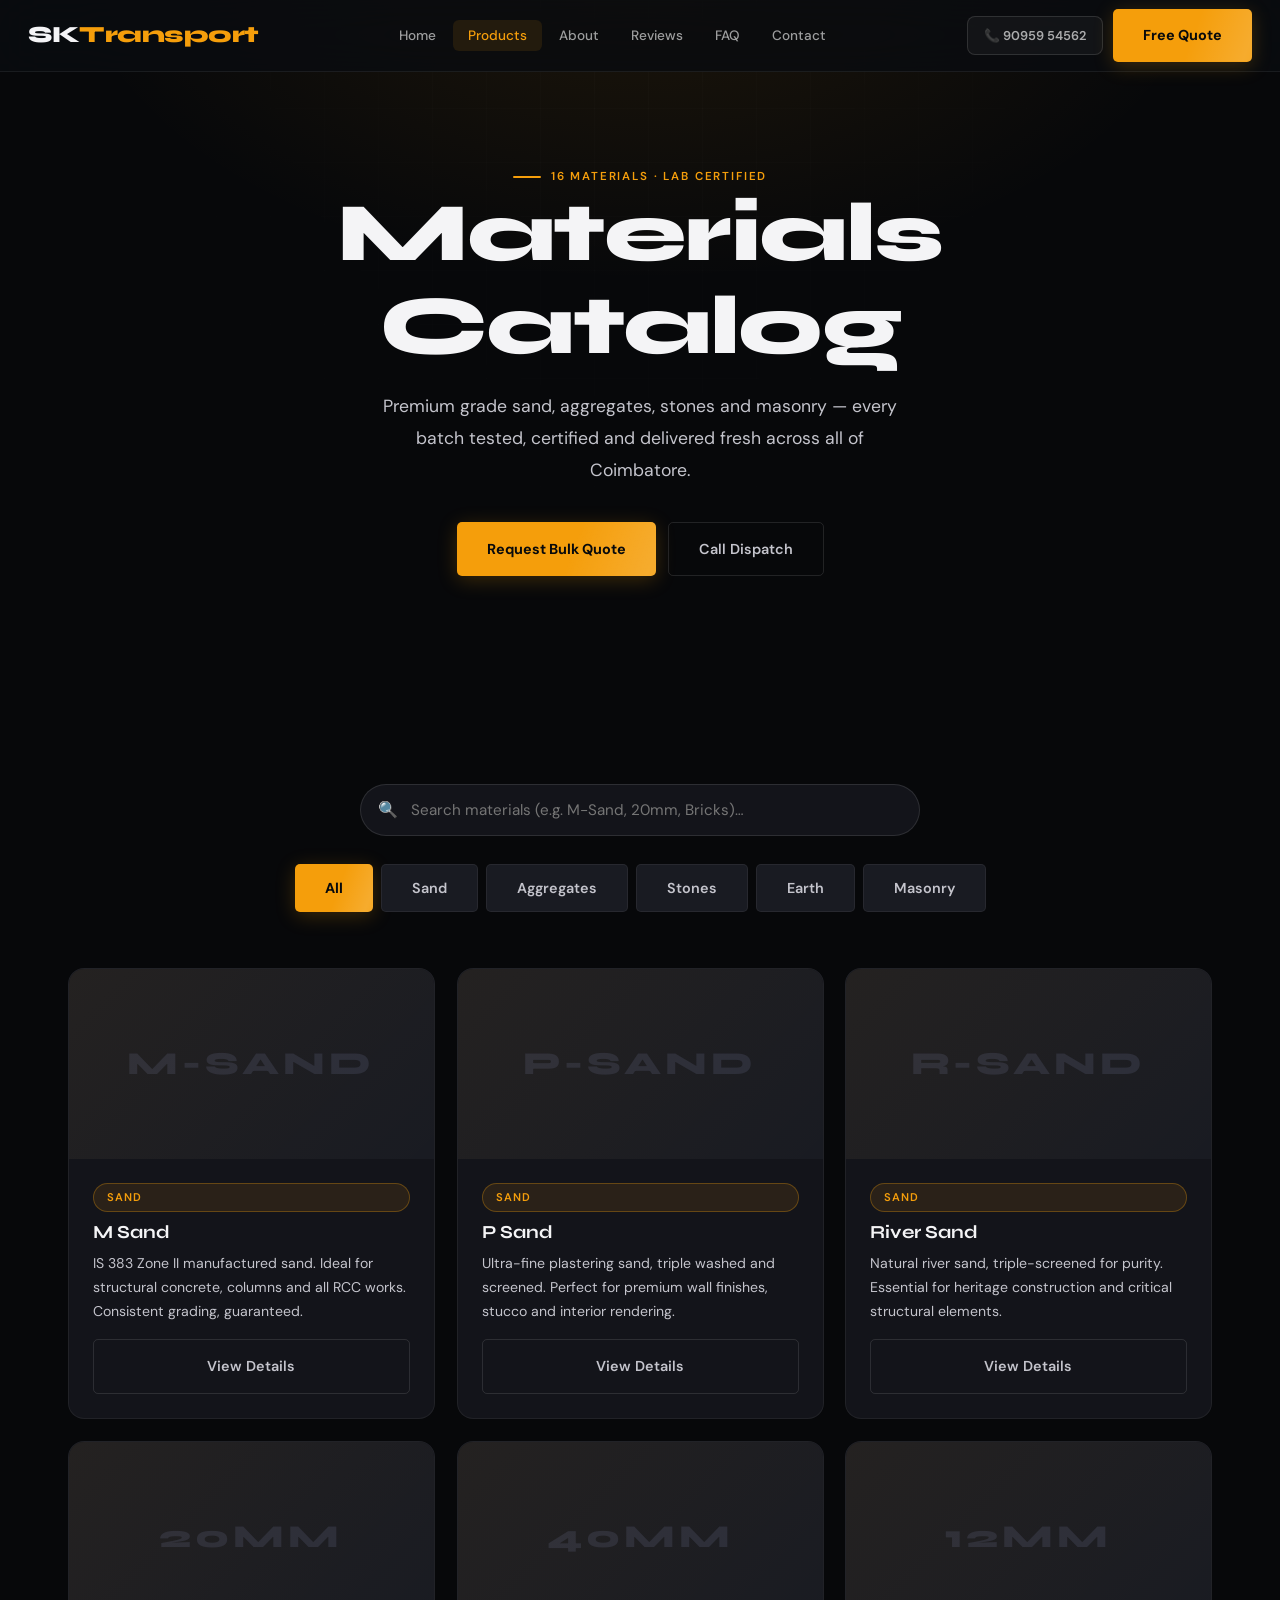
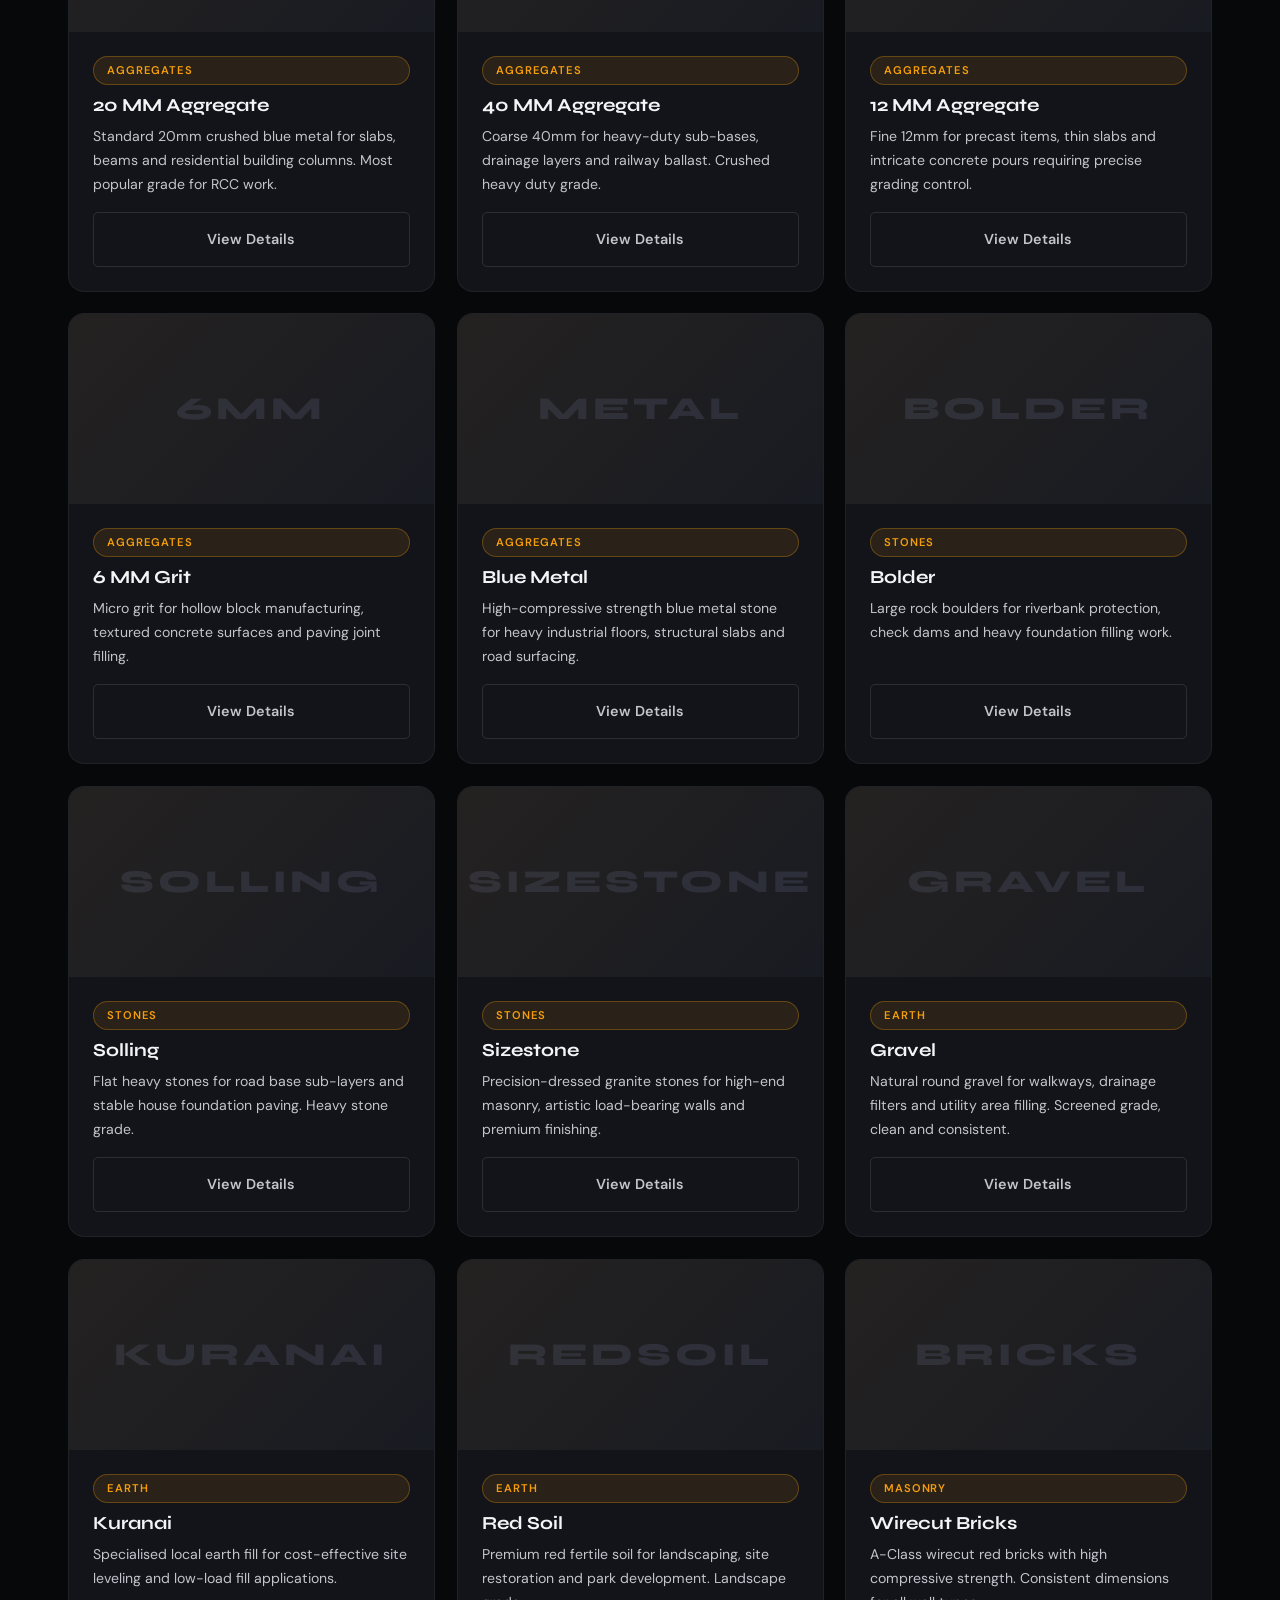
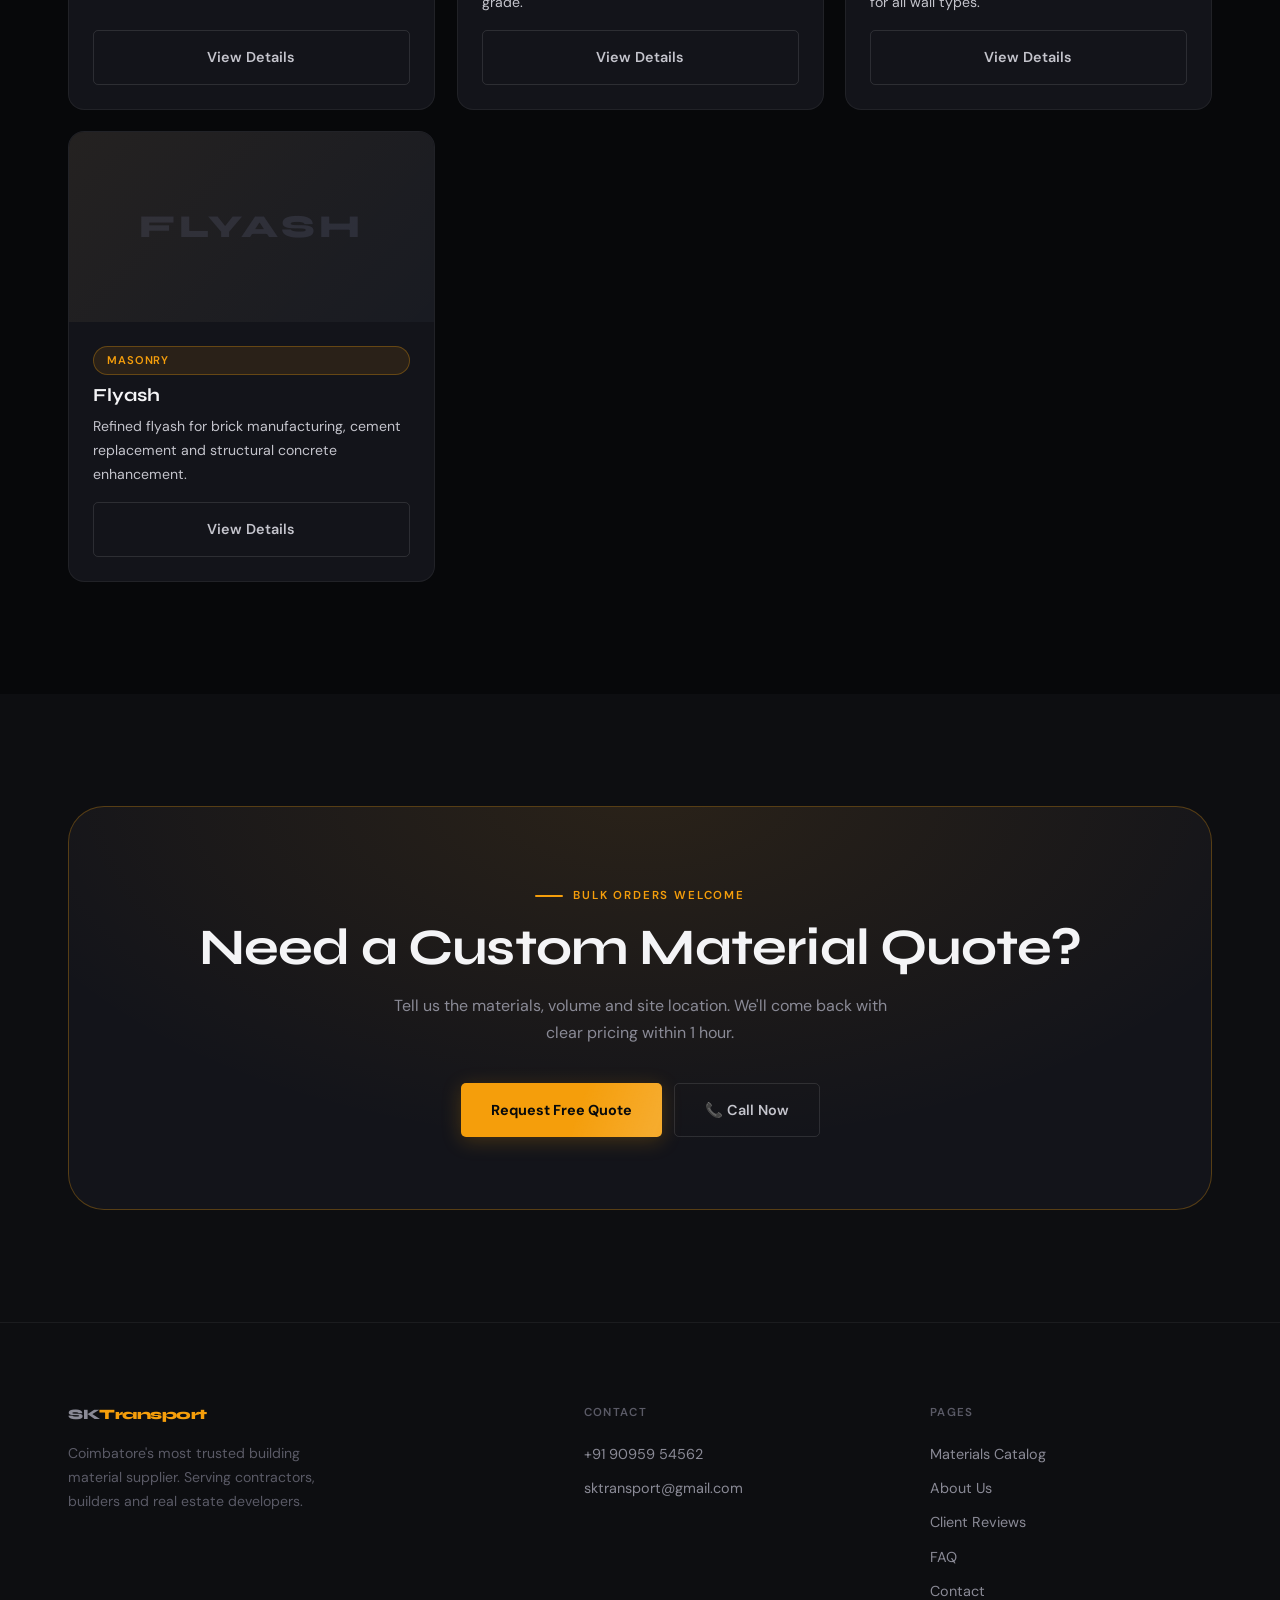
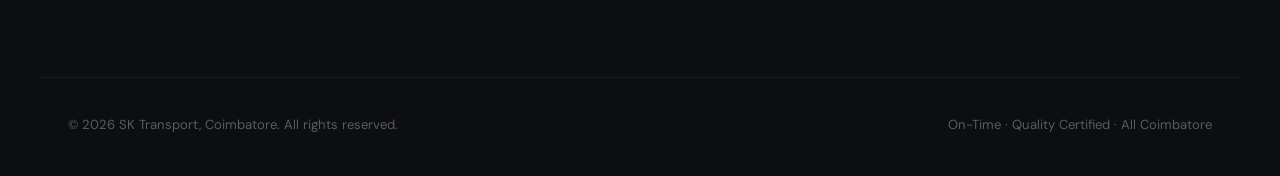
<file: products.html>
﻿<!DOCTYPE html>
<html lang="en">

<head>
    <meta charset="UTF-8">
    <meta name="viewport" content="width=device-width, initial-scale=1.0">
    <meta name="description"
        content="Browse SK Transport's complete catalog of 16+ building materials — M-Sand, aggregates, masonry, stones and earth. Lab certified and delivered across Coimbatore.">
    <meta name="keywords"
        content="M-Sand Coimbatore, 20MM aggregate, wirecut bricks, building materials, aggregate supplier Coimbatore, blue metal, river sand">
    <meta property="og:title" content="Building Materials Catalog | SK Transport Coimbatore">
    <title>Materials Catalog | SK Transport — All 16 Building Materials</title>
    <link rel="preconnect" href="https://fonts.googleapis.com">
    <link rel="preconnect" href="https://fonts.gstatic.com" crossorigin>
    <link
        href="https://fonts.googleapis.com/css2?family=Syne:wght@700;800&family=DM+Sans:wght@300;400;500;600;700&display=swap"
        rel="stylesheet">
    <link rel="stylesheet" href="styles.css">
    <script type="application/ld+json">
  {"@context":"https://schema.org","@type":"ItemList","name":"SK Transport Building Materials","numberOfItems":16,"itemListElement":[{"@type":"ListItem","position":1,"name":"M Sand","url":"product-detail.html?id=m-sand"},{"@type":"ListItem","position":2,"name":"P Sand"},{"@type":"ListItem","position":3,"name":"River Sand"}]}
  </script>
</head>

<body>

    <!-- Scroll Progress Bar -->
    <div id="scrollProgress" aria-hidden="true"></div>

    <header id="main-header">
        <div class="header-row">
            <a href="index.html" class="logo">SK<span>Transport</span></a>
            <nav id="nav" aria-label="Main navigation">
                <ul class="nav-links">
                    <li><a href="index.html">Home</a></li>
                    <li><a href="products.html" class="active">Products</a></li>
                    <li><a href="about.html">About</a></li>
                    <li><a href="reviews.html">Reviews</a></li>
                    <li><a href="faq.html">FAQ</a></li>
                    <li><a href="contact.html">Contact</a></li>
                </ul>
            </nav>
            <div class="header-ctas">
                <a href="tel:+919095954562" class="btn-call">📞 90959 54562</a>
                <a href="contact.html" class="btn btn-primary">Free Quote</a>
                <button class="mobile-menu-toggle" id="mobileMenuBtn" aria-label="Toggle navigation menu" aria-expanded="false"><div class="ham-lines"><span></span><span></span><span></span></div></button>
            </div>
        </div>
    </header>

    <main>

        <section class="page-hero">
            <div class="container">
                <div class="eyebrow slide-left" style="justify-content:center;">16 Materials · Lab Certified</div>
                <h1 class="fade-up">Materials Catalog</h1>
                <p>Premium grade sand, aggregates, stones and masonry — every batch tested, certified and delivered
                    fresh across all of Coimbatore.</p>
                <div class="hero-actions fade-up">
                    <a href="contact.html" class="btn btn-primary">Request Bulk Quote</a>
                    <a href="contact.html" class="btn btn-outline">Call Dispatch</a>
                </div>
            </div>
        </section>

        <section class="section fade-up">
            <div class="container">

                <!-- Search & Filters -->
                <div class="reveal" style="margin-bottom:56px;">
                    <div style="max-width:560px;margin:0 auto 28px;position:relative;">
                        <span
                            style="position:absolute;left:18px;top:50%;transform:translateY(-50%);color:var(--t4);pointer-events:none;">🔍</span>
                        <input type="search" id="productSearch" aria-label="Search materials"
                            placeholder="Search materials (e.g. M-Sand, 20mm, Bricks)…"
                            style="width:100%;padding:15px 18px 15px 50px;border-radius:var(--r-full);border:1px solid var(--border-hi);background:var(--bg-2);color:var(--t1);font-family:var(--ff-body);font-size:.95rem;transition:var(--t);"
                            onfocus="this.style.borderColor='var(--amber)';this.style.boxShadow='0 0 0 3px var(--amber-soft)'"
                            onblur="this.style.borderColor='var(--border-hi)';this.style.boxShadow='none'"
                            autocomplete="off">
                    </div>
                    <div role="group" aria-label="Filter by category"
                        style="display:flex;gap:8px;flex-wrap:wrap;justify-content:center;">
                        <button class="btn btn-primary filter-btn" data-filter="all">All</button>
                        <button class="btn btn-ghost filter-btn" data-filter="sand">Sand</button>
                        <button class="btn btn-ghost filter-btn" data-filter="aggregates">Aggregates</button>
                        <button class="btn btn-ghost filter-btn" data-filter="stones">Stones</button>
                        <button class="btn btn-ghost filter-btn" data-filter="earth">Earth</button>
                        <button class="btn btn-ghost filter-btn" data-filter="masonry">Masonry</button>
                    </div>
                </div>

                <!-- Product Grid -->
                <div id="productGrid" class="product-grid stagger reveal">

                    <!-- Sand -->
                    <article class="product-card" data-category="sand" data-tilt>
                        <div class="card-image" aria-label="M Sand">M-SAND</div>
                        <div class="card-content">
                            <span class="badge">Sand</span>
                            <h3>M Sand</h3>
                            <p>IS 383 Zone II manufactured sand. Ideal for structural concrete, columns and all RCC
                                works. Consistent grading, guaranteed.</p>
                            <a href="product-detail.html?id=m-sand" class="btn btn-outline">View Details</a>
                        </div>
                    </article>

                    <article class="product-card" data-category="sand" data-tilt>
                        <div class="card-image" aria-label="P Sand">P-SAND</div>
                        <div class="card-content">
                            <span class="badge">Sand</span>
                            <h3>P Sand</h3>
                            <p>Ultra-fine plastering sand, triple washed and screened. Perfect for premium wall
                                finishes, stucco and interior rendering.</p>
                            <a href="product-detail.html?id=p-sand" class="btn btn-outline">View Details</a>
                        </div>
                    </article>

                    <article class="product-card" data-category="sand" data-tilt>
                        <div class="card-image" aria-label="River Sand">R-SAND</div>
                        <div class="card-content">
                            <span class="badge">Sand</span>
                            <h3>River Sand</h3>
                            <p>Natural river sand, triple-screened for purity. Essential for heritage construction and
                                critical structural elements.</p>
                            <a href="product-detail.html?id=river-sand" class="btn btn-outline">View Details</a>
                        </div>
                    </article>

                    <!-- Aggregates -->
                    <article class="product-card" data-category="aggregates" data-tilt>
                        <div class="card-image" aria-label="20MM Aggregate">20MM</div>
                        <div class="card-content">
                            <span class="badge">Aggregates</span>
                            <h3>20 MM Aggregate</h3>
                            <p>Standard 20mm crushed blue metal for slabs, beams and residential building columns. Most
                                popular grade for RCC work.</p>
                            <a href="product-detail.html?id=20mm" class="btn btn-outline">View Details</a>
                        </div>
                    </article>

                    <article class="product-card" data-category="aggregates" data-tilt>
                        <div class="card-image" aria-label="40MM Aggregate">40MM</div>
                        <div class="card-content">
                            <span class="badge">Aggregates</span>
                            <h3>40 MM Aggregate</h3>
                            <p>Coarse 40mm for heavy-duty sub-bases, drainage layers and railway ballast. Crushed heavy
                                duty grade.</p>
                            <a href="product-detail.html?id=40mm" class="btn btn-outline">View Details</a>
                        </div>
                    </article>

                    <article class="product-card" data-category="aggregates" data-tilt>
                        <div class="card-image" aria-label="12MM Aggregate">12MM</div>
                        <div class="card-content">
                            <span class="badge">Aggregates</span>
                            <h3>12 MM Aggregate</h3>
                            <p>Fine 12mm for precast items, thin slabs and intricate concrete pours requiring precise
                                grading control.</p>
                            <a href="product-detail.html?id=12mm" class="btn btn-outline">View Details</a>
                        </div>
                    </article>

                    <article class="product-card" data-category="aggregates" data-tilt>
                        <div class="card-image" aria-label="6MM Grit">6MM</div>
                        <div class="card-content">
                            <span class="badge">Aggregates</span>
                            <h3>6 MM Grit</h3>
                            <p>Micro grit for hollow block manufacturing, textured concrete surfaces and paving joint
                                filling.</p>
                            <a href="product-detail.html?id=6mm" class="btn btn-outline">View Details</a>
                        </div>
                    </article>

                    <article class="product-card" data-category="aggregates" data-tilt>
                        <div class="card-image" aria-label="Blue Metal">METAL</div>
                        <div class="card-content">
                            <span class="badge">Aggregates</span>
                            <h3>Blue Metal</h3>
                            <p>High-compressive strength blue metal stone for heavy industrial floors, structural slabs
                                and road surfacing.</p>
                            <a href="product-detail.html?id=metal" class="btn btn-outline">View Details</a>
                        </div>
                    </article>

                    <!-- Stones -->
                    <article class="product-card" data-category="stones" data-tilt>
                        <div class="card-image" aria-label="Boulder">BOLDER</div>
                        <div class="card-content">
                            <span class="badge">Stones</span>
                            <h3>Bolder</h3>
                            <p>Large rock boulders for riverbank protection, check dams and heavy foundation filling
                                work.</p>
                            <a href="product-detail.html?id=bolder" class="btn btn-outline">View Details</a>
                        </div>
                    </article>

                    <article class="product-card" data-category="stones" data-tilt>
                        <div class="card-image" aria-label="Solling">SOLLING</div>
                        <div class="card-content">
                            <span class="badge">Stones</span>
                            <h3>Solling</h3>
                            <p>Flat heavy stones for road base sub-layers and stable house foundation paving. Heavy
                                stone grade.</p>
                            <a href="product-detail.html?id=solling" class="btn btn-outline">View Details</a>
                        </div>
                    </article>

                    <article class="product-card" data-category="stones" data-tilt>
                        <div class="card-image" aria-label="Sizestone">SIZESTONE</div>
                        <div class="card-content">
                            <span class="badge">Stones</span>
                            <h3>Sizestone</h3>
                            <p>Precision-dressed granite stones for high-end masonry, artistic load-bearing walls and
                                premium finishing.</p>
                            <a href="product-detail.html?id=sizestone" class="btn btn-outline">View Details</a>
                        </div>
                    </article>

                    <!-- Earth -->
                    <article class="product-card" data-category="earth" data-tilt>
                        <div class="card-image" aria-label="Gravel">GRAVEL</div>
                        <div class="card-content">
                            <span class="badge">Earth</span>
                            <h3>Gravel</h3>
                            <p>Natural round gravel for walkways, drainage filters and utility area filling. Screened
                                grade, clean and consistent.</p>
                            <a href="product-detail.html?id=gravel" class="btn btn-outline">View Details</a>
                        </div>
                    </article>

                    <article class="product-card" data-category="earth" data-tilt>
                        <div class="card-image" aria-label="Kuranai">KURANAI</div>
                        <div class="card-content">
                            <span class="badge">Earth</span>
                            <h3>Kuranai</h3>
                            <p>Specialised local earth fill for cost-effective site leveling and low-load fill
                                applications.</p>
                            <a href="product-detail.html?id=kuranai" class="btn btn-outline">View Details</a>
                        </div>
                    </article>

                    <article class="product-card" data-category="earth" data-tilt>
                        <div class="card-image" aria-label="Red Soil">REDSOIL</div>
                        <div class="card-content">
                            <span class="badge">Earth</span>
                            <h3>Red Soil</h3>
                            <p>Premium red fertile soil for landscaping, site restoration and park development.
                                Landscape grade.</p>
                            <a href="product-detail.html?id=redsoil" class="btn btn-outline">View Details</a>
                        </div>
                    </article>

                    <!-- Masonry -->
                    <article class="product-card" data-category="masonry" data-tilt>
                        <div class="card-image" aria-label="Wirecut Bricks">BRICKS</div>
                        <div class="card-content">
                            <span class="badge">Masonry</span>
                            <h3>Wirecut Bricks</h3>
                            <p>A-Class wirecut red bricks with high compressive strength. Consistent dimensions for all
                                wall types.</p>
                            <a href="product-detail.html?id=bricks" class="btn btn-outline">View Details</a>
                        </div>
                    </article>

                    <article class="product-card" data-category="masonry" data-tilt>
                        <div class="card-image" aria-label="Flyash">FLYASH</div>
                        <div class="card-content">
                            <span class="badge">Masonry</span>
                            <h3>Flyash</h3>
                            <p>Refined flyash for brick manufacturing, cement replacement and structural concrete
                                enhancement.</p>
                            <a href="product-detail.html?id=flyash" class="btn btn-outline">View Details</a>
                        </div>
                    </article>

                </div>

                <div id="noResults" style="display:none;text-align:center;padding:60px 20px;color:var(--t4);">
                    <div style="font-size:2.5rem;margin-bottom:14px;">🔍</div>
                    <h3 style="color:var(--t3);margin-bottom:8px;">No materials found</h3>
                    <p class="slide-right">Try a different search term or select a different category filter.</p>
                </div>

            </div>
        </section>

        <section class="section section-alt fade-up">
            <div class="container reveal">
                <div class="cta-banner">
                    <div class="eyebrow slide-left" style="justify-content:center;">Bulk Orders Welcome</div>
                    <h2>Need a Custom Material Quote?</h2>
                    <p>Tell us the materials, volume and site location. We'll come back with clear pricing within 1
                        hour.</p>
                    <div class="hero-actions fade-up">
                        <a href="contact.html" class="btn btn-primary">Request Free Quote</a>
                        <a href="tel:+919095954562" class="btn btn-outline">📞 Call Now</a>
                    </div>
                </div>
            </div>
        </section>

    </main>

    <footer class="site-footer">
        <div class="container footer-inner">
            <div class="footer-block">
                <a href="index.html" class="logo">SK<span>Transport</span></a>
                <p class="logo-desc">Coimbatore's most trusted building material supplier. Serving contractors, builders
                    and real estate developers.</p>
            </div>
            <div class="footer-block">
                <h5>Contact</h5>
                <a href="tel:+919095954562">+91 90959 54562</a>
                <a href="mailto:sktransport@gmail.com">sktransport@gmail.com</a>
            </div>
            <div class="footer-block">
                <h5>Pages</h5>
                <a href="products.html">Materials Catalog</a>
                <a href="about.html">About Us</a>
                <a href="reviews.html">Client Reviews</a>
                <a href="faq.html">FAQ</a>
                <a href="contact.html">Contact</a>
            </div>
        </div>
        <div class="container footer-bottom">
            <p class="slide-right">© 2026 SK Transport, Coimbatore. All rights reserved.</p>
            <p class="slide-right">On-Time · Quality Certified · All Coimbatore</p>
        </div>
    </footer>

    
    <!-- Mobile Bottom Navigation Bar -->

    <script src="script.js"></script>
    <!-- Mobile Drawer Overlay -->
    <div class="mobile-drawer-overlay" id="drawerOverlay" aria-hidden="true"></div>
    <!-- Mobile Drawer -->
    <nav class="mobile-drawer" id="mobileDrawer" aria-label="Mobile navigation" aria-hidden="true">
        <div class="drawer-header">
            <a href="index.html" class="logo">SK<span>Transport</span></a>
            <button class="drawer-close" id="drawerClose" aria-label="Close menu">&#x2715;</button>
        </div>
        <div class="drawer-body">
            <ul class="drawer-links">
                <li><a href="index.html">&#127968; Home</a></li>
                <li><a href="products.html">&#128230; Products</a></li>
                <li><a href="about.html">&#127970; About</a></li>
                <li><a href="reviews.html">&#11088; Reviews</a></li>
                <li><a href="faq.html">&#10067; FAQ</a></li>
                <li><a href="contact.html">&#128222; Contact</a></li>
            </ul>
            <div class="drawer-cta">
                <a href="tel:+919095954562" class="btn btn-outline" style="width:100%;justify-content:center;margin:0;">&#128222; 90959 54562</a>
                <a href="contact.html" class="btn btn-primary" style="width:100%;justify-content:center;margin:0;">Get Free Quote &#8594;</a>
            </div>
        </div>
    </nav>
</body>

</html>
</file>
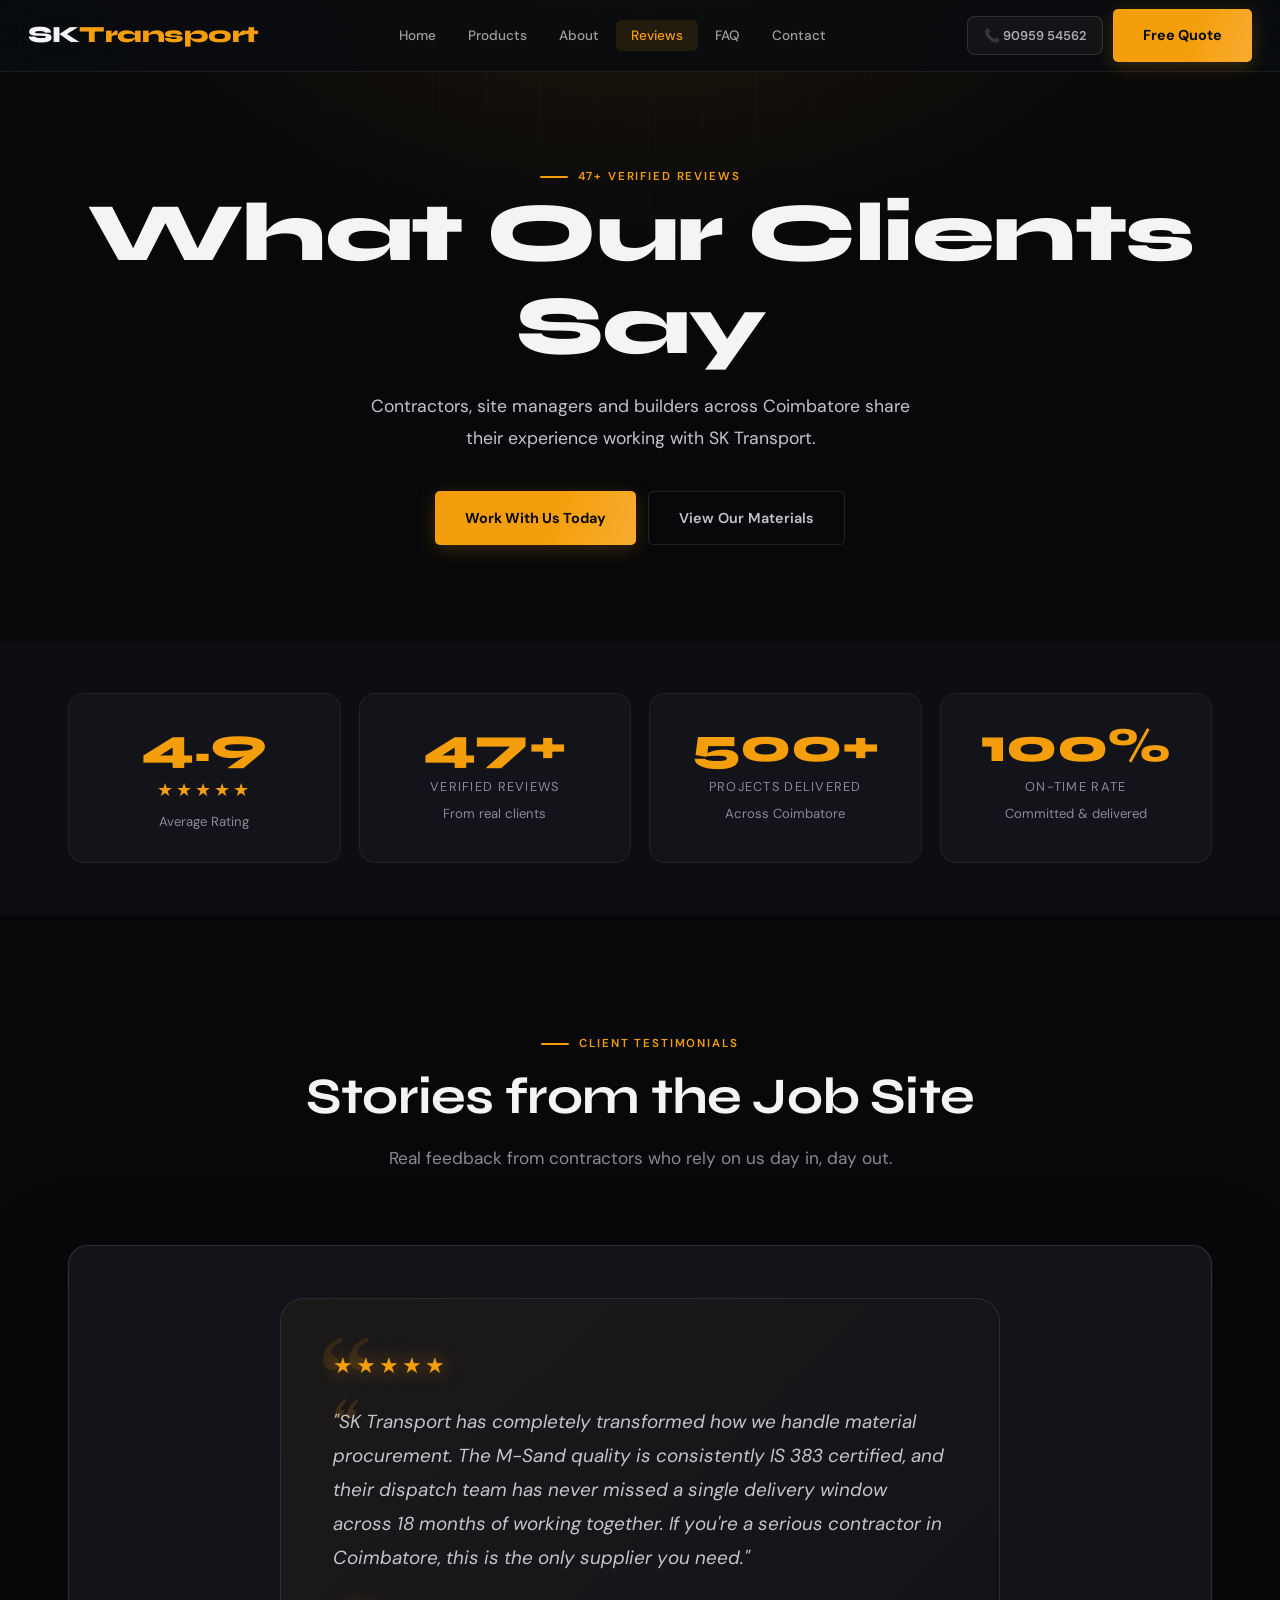
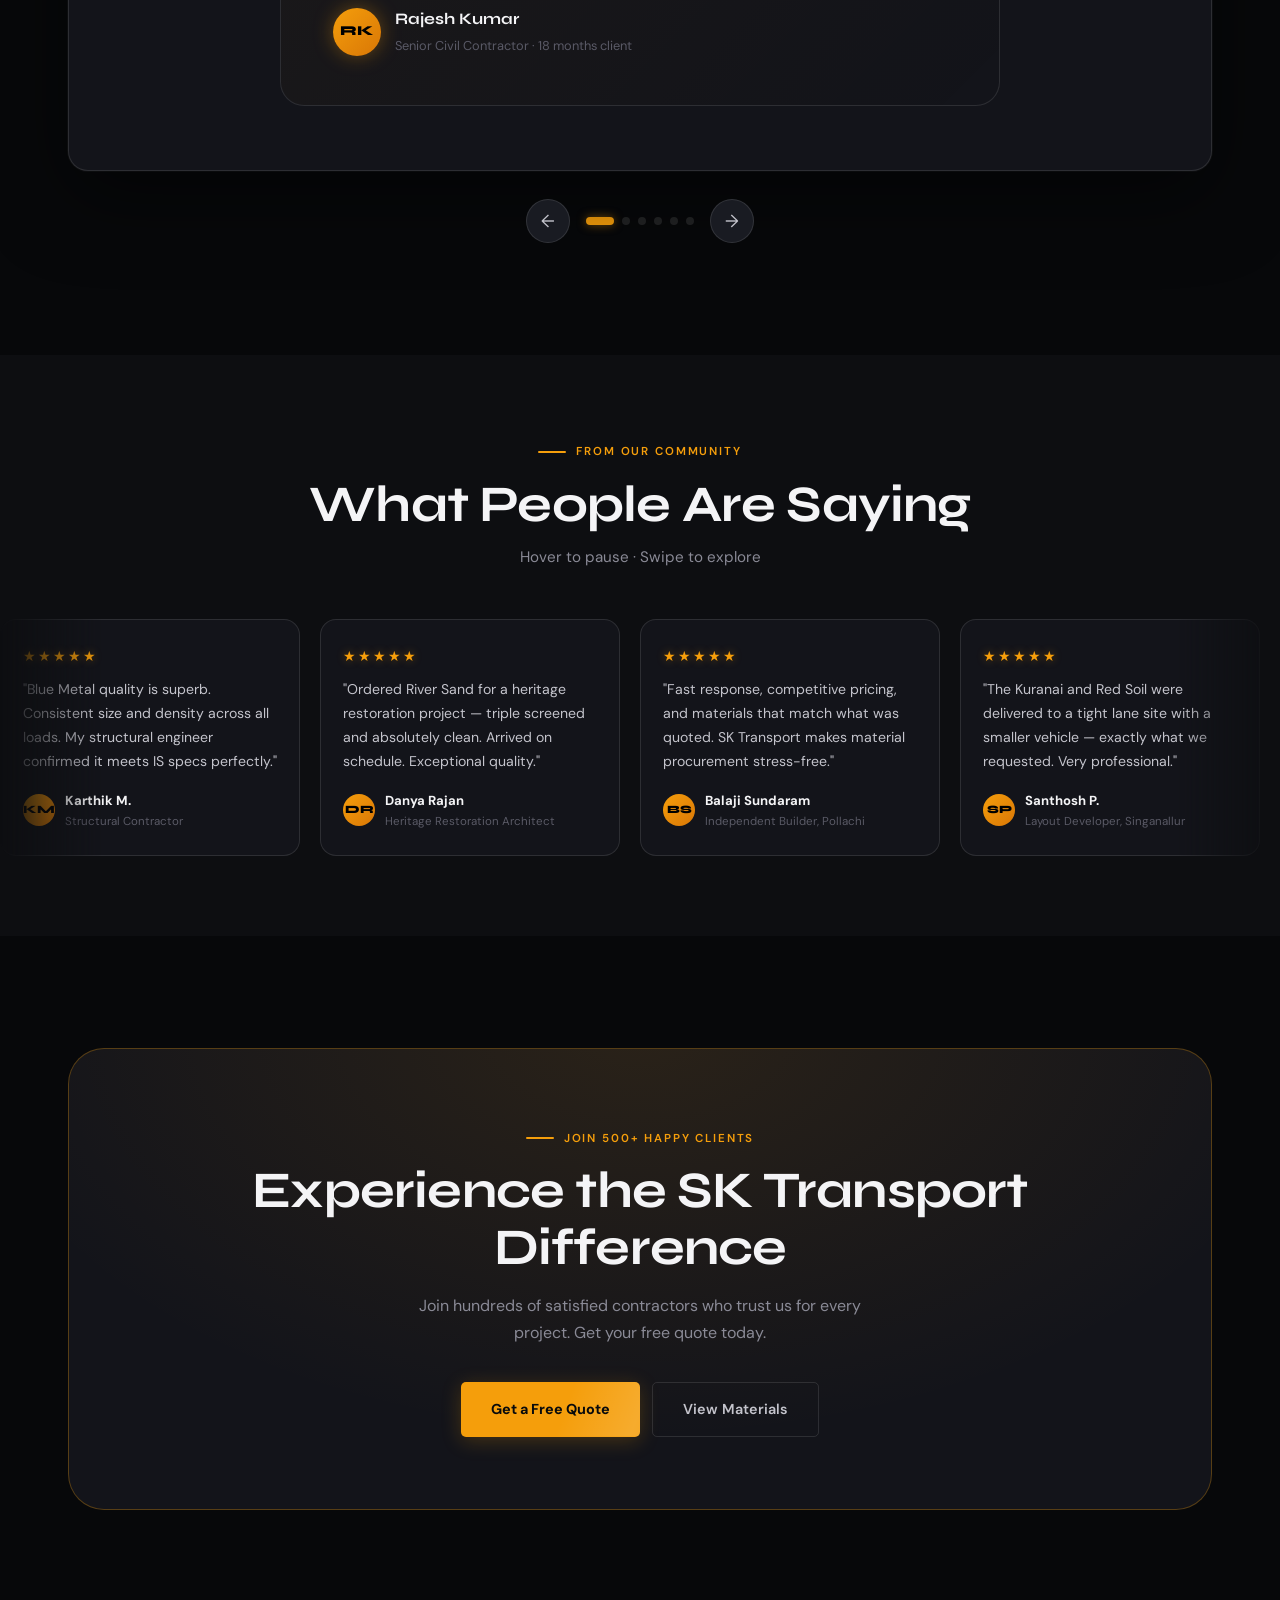
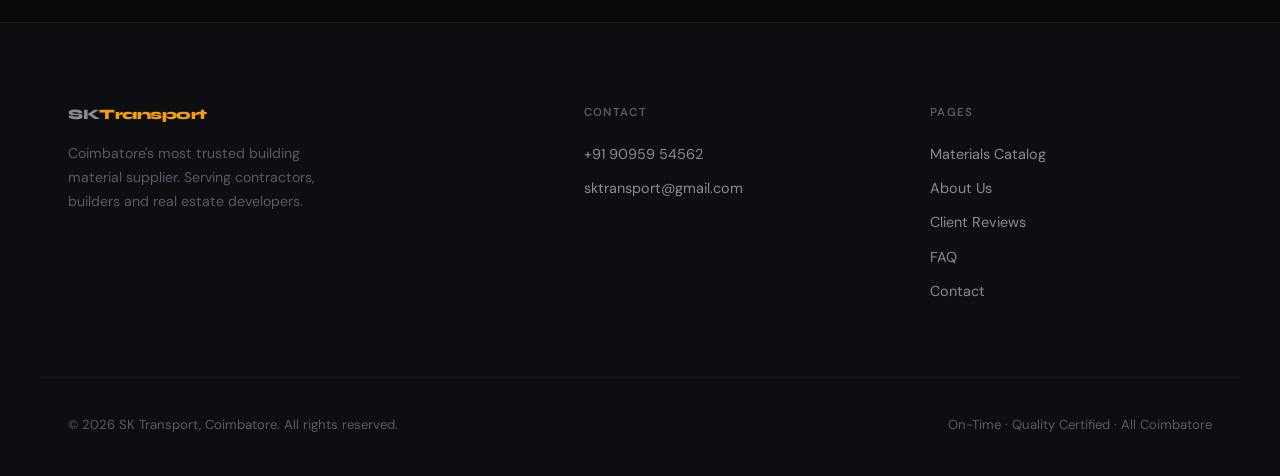
<file: reviews.html>
﻿<!DOCTYPE html>
<html lang="en">

<head>
    <meta charset="UTF-8">
    <meta name="viewport" content="width=device-width, initial-scale=1.0">
    <meta name="description"
        content="Read verified reviews from contractors and builders who trust SK Transport for building material delivery across Coimbatore. 5-star rated logistics and quality.">
    <meta name="robots" content="index, follow">
    <meta property="og:title" content="Client Reviews | SK Transport Coimbatore">
    <meta property="og:description"
        content="Hundreds of satisfied contractors rate SK Transport 5 stars for quality materials and on-time delivery across Coimbatore.">
    <title>Client Reviews | SK Transport — Trusted by Coimbatore Contractors</title>
    <link rel="preconnect" href="https://fonts.googleapis.com">
    <link rel="preconnect" href="https://fonts.gstatic.com" crossorigin>
    <link
        href="https://fonts.googleapis.com/css2?family=Syne:wght@700;800&family=DM+Sans:wght@300;400;500;600;700&display=swap"
        rel="stylesheet">
    <link rel="stylesheet" href="styles.css">
    <script type="application/ld+json">
  {
    "@context":"https://schema.org",
    "@type":"LocalBusiness",
    "name":"SK Transport",
    "telephone":"+919095954562",
    "aggregateRating":{"@type":"AggregateRating","ratingValue":"4.9","reviewCount":"47"},
    "review":[
      {"@type":"Review","author":{"@type":"Person","name":"Rajesh Kumar"},"reviewRating":{"@type":"Rating","ratingValue":"5"},"reviewBody":"Excellent quality M-Sand. Delivered on time every single time."},
      {"@type":"Review","author":{"@type":"Person","name":"Murugan S"},"reviewRating":{"@type":"Rating","ratingValue":"5"},"reviewBody":"Best aggregate supplier in Coimbatore. Consistently graded batches."}
    ]
  }
  </script>
</head>

<body>

    <!-- Scroll Progress Bar -->
    <div id="scrollProgress" aria-hidden="true"></div>

    <header id="main-header">
        <div class="header-row">
            <a href="index.html" class="logo">SK<span>Transport</span></a>
            <nav id="nav" aria-label="Main navigation">
                <ul class="nav-links">
                    <li><a href="index.html">Home</a></li>
                    <li><a href="products.html">Products</a></li>
                    <li><a href="about.html">About</a></li>
                    <li><a href="reviews.html" class="active">Reviews</a></li>
                    <li><a href="faq.html">FAQ</a></li>
                    <li><a href="contact.html">Contact</a></li>
                </ul>
            </nav>
            <div class="header-ctas">
                <a href="tel:+919095954562" class="btn-call">📞 90959 54562</a>
                <a href="contact.html" class="btn btn-primary">Free Quote</a>
                <button class="mobile-menu-toggle" id="mobileMenuBtn" aria-label="Toggle navigation menu" aria-expanded="false"><div class="ham-lines"><span></span><span></span><span></span></div></button>
            </div>
        </div>
    </header>

    <main>

        <!-- ═══ HERO ══════════════════════════════════════ -->
        <section class="page-hero" aria-label="Reviews hero">
            <div class="container">
                <div class="eyebrow slide-left" style="justify-content:center;">47+ Verified Reviews</div>
                <h1 class="fade-up">What Our Clients Say</h1>
                <p>Contractors, site managers and builders across Coimbatore share their experience working with SK
                    Transport.</p>
                <div class="hero-actions fade-up">
                    <a href="contact.html" class="btn btn-primary">Work With Us Today</a>
                    <a href="products.html" class="btn btn-outline">View Our Materials</a>
                </div>
            </div>
        </section>

        <!-- ═══ RATING STRIP ══════════════════════════════ -->
        <section class="section section-alt" style="padding:52px 0;" aria-label="Rating summary">
            <div class="container">
                <div class="icon-grid stagger reveal"
                    style="grid-template-columns:repeat(auto-fit,minmax(200px,1fr));gap:18px;">
                    <div class="icon-card" style="text-align:center;padding:28px 20px;">
                        <div
                            style="font-size:3rem;font-family:var(--ff-head);font-weight:800;color:var(--amber);line-height:1;">
                            4.9</div>
                        <div style="color:var(--amber);font-size:1.1rem;letter-spacing:3px;margin:6px 0;">★★★★★</div>
                        <p style="font-size:.82rem;">Average Rating</p>
                    </div>
                    <div class="icon-card" style="text-align:center;padding:28px 20px;">
                        <div
                            style="font-size:3rem;font-family:var(--ff-head);font-weight:800;color:var(--amber);line-height:1;">
                            47+</div>
                        <div
                            style="margin:6px 0;color:var(--t3);font-size:.8rem;letter-spacing:.1em;text-transform:uppercase;">
                            Verified Reviews</div>
                        <p style="font-size:.82rem;">From real clients</p>
                    </div>
                    <div class="icon-card" style="text-align:center;padding:28px 20px;">
                        <div
                            style="font-size:3rem;font-family:var(--ff-head);font-weight:800;color:var(--amber);line-height:1;">
                            500+</div>
                        <div
                            style="margin:6px 0;color:var(--t3);font-size:.8rem;letter-spacing:.1em;text-transform:uppercase;">
                            Projects Delivered</div>
                        <p style="font-size:.82rem;">Across Coimbatore</p>
                    </div>
                    <div class="icon-card" style="text-align:center;padding:28px 20px;">
                        <div
                            style="font-size:3rem;font-family:var(--ff-head);font-weight:800;color:var(--amber);line-height:1;">
                            100%</div>
                        <div
                            style="margin:6px 0;color:var(--t3);font-size:.8rem;letter-spacing:.1em;text-transform:uppercase;">
                            On-Time Rate</div>
                        <p style="font-size:.82rem;">Committed & delivered</p>
                    </div>
                </div>
            </div>
        </section>

        <!-- ═══ REVIEWS SLIDER ════════════════════════════ -->
        <section class="section" aria-labelledby="reviews-main-heading">
            <div class="container">
                <div class="section-header reveal">
                    <div class="eyebrow slide-left">Client Testimonials</div>
                    <h2 id="reviews-main-heading">Stories from the Job Site</h2>
                    <p class="slide-right">Real feedback from contractors who rely on us day in, day out.</p>
                </div>

                <div class="reveal">
                    <div class="reviews-track-wrapper" id="reviewsWrapper" aria-label="Testimonial slideshow">
                        <div class="reviews-track" id="reviewsTrack" role="list">

                            <!-- Slide 1 -->
                            <div class="review-slide" role="listitem">
                                <article class="review-card">
                                    <div class="review-stars" aria-label="5 out of 5 stars">★★★★★</div>
                                    <p class="review-text">"SK Transport has completely transformed how we handle
                                        material procurement. The M-Sand quality is consistently IS 383 certified, and
                                        their dispatch team has never missed a single delivery window across 18 months
                                        of working together. If you're a serious contractor in Coimbatore, this is the
                                        only supplier you need."</p>
                                    <div class="review-author">
                                        <div class="review-avatar" aria-hidden="true">RK</div>
                                        <div>
                                            <div class="review-name">Rajesh Kumar</div>
                                            <div class="review-role">Senior Civil Contractor · 18 months client</div>
                                        </div>
                                    </div>
                                </article>
                            </div>

                            <!-- Slide 2 -->
                            <div class="review-slide" role="listitem">
                                <article class="review-card">
                                    <div class="review-stars" aria-label="5 out of 5 stars">★★★★★</div>
                                    <p class="review-text">"We manage deliveries across three active sites
                                        simultaneously. SK Transport's multi-drop coordination and on-time commitment
                                        made it possible to run all three without delays. The 20MM aggregate quality is
                                        excellent — every batch is uniformly crushed. Highly recommended for project
                                        managers."</p>
                                    <div class="review-author">
                                        <div class="review-avatar" aria-hidden="true">MS</div>
                                        <div>
                                            <div class="review-name">Murugan Selvam</div>
                                            <div class="review-role">Project Manager, Anand Constructions</div>
                                        </div>
                                    </div>
                                </article>
                            </div>

                            <!-- Slide 3 -->
                            <div class="review-slide" role="listitem">
                                <article class="review-card">
                                    <div class="review-stars" aria-label="5 out of 5 stars">★★★★★</div>
                                    <p class="review-text">"As a site engineer, material consistency is everything. SK
                                        Transport's P-Sand and River Sand are always clean, correctly graded and arrive
                                        on time. I've referred them to every contractor I work with. Their dispatch team
                                        is also incredibly responsive — even for last-minute additions."</p>
                                    <div class="review-author">
                                        <div class="review-avatar" aria-hidden="true">PD</div>
                                        <div>
                                            <div class="review-name">Priya Devi</div>
                                            <div class="review-role">Site Engineer, Kovai Real Estate</div>
                                        </div>
                                    </div>
                                </article>
                            </div>

                            <!-- Slide 4 -->
                            <div class="review-slide" role="listitem">
                                <article class="review-card">
                                    <div class="review-stars" aria-label="5 out of 5 stars">★★★★★</div>
                                    <p class="review-text">"I was skeptical at first, but after the first delivery of
                                        Wirecut Bricks — uniform size, no breakage, delivered exactly on time — I
                                        switched completely. Now 100% of our material requirements go through SK
                                        Transport. The communication is professional and the billing transparent. No
                                        surprises."</p>
                                    <div class="review-author">
                                        <div class="review-avatar" aria-hidden="true">SB</div>
                                        <div>
                                            <div class="review-name">Suresh Babu</div>
                                            <div class="review-role">Builder & Real Estate Developer, Coimbatore</div>
                                        </div>
                                    </div>
                                </article>
                            </div>

                            <!-- Slide 5 -->
                            <div class="review-slide" role="listitem">
                                <article class="review-card">
                                    <div class="review-stars" aria-label="5 out of 5 stars">★★★★★</div>
                                    <p class="review-text">"We run a large apartment project in Saravanampatti and SK
                                        Transport has been supplying all our aggregate and sand requirements since day
                                        one. Despite the high volume and tight pour schedules, they have never once
                                        caused a delay. Their fleet is capable and the drivers know how to handle
                                        restricted site access."</p>
                                    <div class="review-author">
                                        <div class="review-avatar" aria-hidden="true">AK</div>
                                        <div>
                                            <div class="review-name">Anand Krishnan</div>
                                            <div class="review-role">Real Estate Developer, Saravanampatti</div>
                                        </div>
                                    </div>
                                </article>
                            </div>

                            <!-- Slide 6 -->
                            <div class="review-slide" role="listitem">
                                <article class="review-card">
                                    <div class="review-stars" aria-label="4 out of 5 stars">★★★★★</div>
                                    <p class="review-text">"The Gravel and Red Soil we ordered for our landscaping
                                        contract were of excellent quality and delivered to a remote Mettupalayam site
                                        without any issues. Competitive pricing, professional attitude and no delays.
                                        Will definitely use SK Transport for all future landscaping material
                                        requirements."</p>
                                    <div class="review-author">
                                        <div class="review-avatar" aria-hidden="true">VP</div>
                                        <div>
                                            <div class="review-name">Venkat Prabu</div>
                                            <div class="review-role">Landscaping Contractor, Mettupalayam</div>
                                        </div>
                                    </div>
                                </article>
                            </div>

                        </div><!-- /reviews-track -->
                    </div><!-- /wrapper -->

                    <!-- Controls -->
                    <div class="slider-controls" role="group" aria-label="Slideshow controls">
                        <button class="slider-btn" id="reviewPrev" aria-label="Previous review">←</button>
                        <div class="slider-dots" id="reviewDots" role="tablist" aria-label="Review slides"></div>
                        <button class="slider-btn" id="reviewNext" aria-label="Next review">→</button>
                    </div>
                </div>

            </div>
        </section>

        <!-- ═══ COMMUNITY MARQUEE ══════════════════════════ -->
        <section class="marquee-section section-alt" aria-labelledby="community-heading">
            <div class="marquee-label">
                <div class="eyebrow reveal" style="justify-content:center;">From Our Community</div>
                <h2 id="community-heading" class="fade-up" style="margin-top:14px;">What People Are Saying</h2>
                <p class="fade-up" style="color:var(--t3);margin-top:12px;font-size:.95rem;">Hover to pause &middot; Swipe to explore</p>
            </div>
            <div class="marquee-belt">
                <div class="marquee-track">
                    <div class="marquee-card"><div class="m-stars">★★★★★</div><p class="m-text">"Blue Metal quality is superb. Consistent size and density across all loads. My structural engineer confirmed it meets IS specs perfectly."</p><div class="m-author"><div class="m-avatar">KM</div><div><div class="m-name">Karthik M.</div><div class="m-role">Structural Contractor</div></div></div></div>
                    <div class="marquee-card"><div class="m-stars">★★★★★</div><p class="m-text">"Ordered River Sand for a heritage restoration project — triple screened and absolutely clean. Arrived on schedule. Exceptional quality."</p><div class="m-author"><div class="m-avatar">DR</div><div><div class="m-name">Danya Rajan</div><div class="m-role">Heritage Restoration Architect</div></div></div></div>
                    <div class="marquee-card"><div class="m-stars">★★★★★</div><p class="m-text">"Fast response, competitive pricing, and materials that match what was quoted. SK Transport makes material procurement stress-free."</p><div class="m-author"><div class="m-avatar">BS</div><div><div class="m-name">Balaji Sundaram</div><div class="m-role">Independent Builder, Pollachi</div></div></div></div>
                    <div class="marquee-card"><div class="m-stars">★★★★★</div><p class="m-text">"The Kuranai and Red Soil were delivered to a tight lane site with a smaller vehicle — exactly what we requested. Very professional."</p><div class="m-author"><div class="m-avatar">SP</div><div><div class="m-name">Santhosh P.</div><div class="m-role">Layout Developer, Singanallur</div></div></div></div>
                    <div class="marquee-card"><div class="m-stars">★★★★★</div><p class="m-text">"We've worked with 4 different aggregate suppliers. SK Transport's 12MM and 6MM grit are the most consistently graded I've seen. Won't switch."</p><div class="m-author"><div class="m-avatar">RN</div><div><div class="m-name">Ramesh Nair</div><div class="m-role">Precast Manufacturer, Peelamedu</div></div></div></div>
                    <div class="marquee-card"><div class="m-stars">★★★★★</div><p class="m-text">"When we had an urgent pour, they dispatched 40MM aggregate same day within 4 hours. Absolute lifesavers for our concrete schedule!"</p><div class="m-author"><div class="m-avatar">MK</div><div><div class="m-name">Meena Krishnaswamy</div><div class="m-role">Construction Manager, RS Puram</div></div></div></div>
                    <div class="marquee-card"><div class="m-stars">★★★★★</div><p class="m-text">"M-Sand quality is consistently IS 383 certified. Their team managed a tricky site with restricted access and got everything in on time."</p><div class="m-author"><div class="m-avatar">AV</div><div><div class="m-name">Arun Velu</div><div class="m-role">Site Engineer, Ganapathy</div></div></div></div>
                    <div class="marquee-card"><div class="m-stars">★★★★★</div><p class="m-text">"Flyash supplied for our block manufacturing unit is refined and consistent. We've cut material waste by 30% since switching to SK Transport."</p><div class="m-author"><div class="m-avatar">TP</div><div><div class="m-name">Thiru Palani</div><div class="m-role">Block Manufacturer, Coimbatore</div></div></div></div>
                    <!-- Duplicate set for seamless loop -->
                    <div class="marquee-card"><div class="m-stars">★★★★★</div><p class="m-text">"Blue Metal quality is superb. Consistent size and density across all loads. My structural engineer confirmed it meets IS specs perfectly."</p><div class="m-author"><div class="m-avatar">KM</div><div><div class="m-name">Karthik M.</div><div class="m-role">Structural Contractor</div></div></div></div>
                    <div class="marquee-card"><div class="m-stars">★★★★★</div><p class="m-text">"Ordered River Sand for a heritage restoration project — triple screened and absolutely clean. Arrived on schedule. Exceptional quality."</p><div class="m-author"><div class="m-avatar">DR</div><div><div class="m-name">Danya Rajan</div><div class="m-role">Heritage Restoration Architect</div></div></div></div>
                    <div class="marquee-card"><div class="m-stars">★★★★★</div><p class="m-text">"Fast response, competitive pricing, and materials that match what was quoted. SK Transport makes material procurement stress-free."</p><div class="m-author"><div class="m-avatar">BS</div><div><div class="m-name">Balaji Sundaram</div><div class="m-role">Independent Builder, Pollachi</div></div></div></div>
                    <div class="marquee-card"><div class="m-stars">★★★★★</div><p class="m-text">"The Kuranai and Red Soil were delivered to a tight lane site with a smaller vehicle — exactly what we requested. Very professional."</p><div class="m-author"><div class="m-avatar">SP</div><div><div class="m-name">Santhosh P.</div><div class="m-role">Layout Developer, Singanallur</div></div></div></div>
                    <div class="marquee-card"><div class="m-stars">★★★★★</div><p class="m-text">"We've worked with 4 different aggregate suppliers. SK Transport's 12MM and 6MM grit are the most consistently graded I've seen. Won't switch."</p><div class="m-author"><div class="m-avatar">RN</div><div><div class="m-name">Ramesh Nair</div><div class="m-role">Precast Manufacturer, Peelamedu</div></div></div></div>
                    <div class="marquee-card"><div class="m-stars">★★★★★</div><p class="m-text">"When we had an urgent pour, they dispatched 40MM aggregate same day within 4 hours. Absolute lifesavers for our concrete schedule!"</p><div class="m-author"><div class="m-avatar">MK</div><div><div class="m-name">Meena Krishnaswamy</div><div class="m-role">Construction Manager, RS Puram</div></div></div></div>
                    <div class="marquee-card"><div class="m-stars">★★★★★</div><p class="m-text">"M-Sand quality is consistently IS 383 certified. Their team managed a tricky site with restricted access and got everything in on time."</p><div class="m-author"><div class="m-avatar">AV</div><div><div class="m-name">Arun Velu</div><div class="m-role">Site Engineer, Ganapathy</div></div></div></div>
                    <div class="marquee-card"><div class="m-stars">★★★★★</div><p class="m-text">"Flyash supplied for our block manufacturing unit is refined and consistent. We've cut material waste by 30% since switching to SK Transport."</p><div class="m-author"><div class="m-avatar">TP</div><div><div class="m-name">Thiru Palani</div><div class="m-role">Block Manufacturer, Coimbatore</div></div></div></div>
                </div>
            </div>
        </section>

        <!-- ═══ CTA ════════════════════════════════════════ -->
        <section class="section" aria-label="Call to action">
            <div class="container reveal">
                <div class="cta-banner">
                    <div class="eyebrow slide-left" style="justify-content:center;">Join 500+ Happy Clients</div>
                    <h2>Experience the SK Transport Difference</h2>
                    <p>Join hundreds of satisfied contractors who trust us for every project. Get your free quote today.
                    </p>
                    <div class="hero-actions fade-up">
                        <a href="contact.html" class="btn btn-primary">Get a Free Quote</a>
                        <a href="products.html" class="btn btn-outline">View Materials</a>
                    </div>
                </div>
            </div>
        </section>

    </main>

    <footer class="site-footer">
        <div class="container footer-inner">
            <div class="footer-block">
                <a href="index.html" class="logo">SK<span>Transport</span></a>
                <p class="logo-desc">Coimbatore's most trusted building material supplier. Serving contractors, builders
                    and real estate developers.</p>
            </div>
            <div class="footer-block">
                <h5>Contact</h5>
                <a href="tel:+919095954562">+91 90959 54562</a>
                <a href="mailto:sktransport@gmail.com">sktransport@gmail.com</a>
            </div>
            <div class="footer-block">
                <h5>Pages</h5>
                <a href="products.html">Materials Catalog</a>
                <a href="about.html">About Us</a>
                <a href="reviews.html">Client Reviews</a>
                <a href="faq.html">FAQ</a>
                <a href="contact.html">Contact</a>
            </div>
        </div>
        <div class="container footer-bottom">
            <p class="slide-right">© 2026 SK Transport, Coimbatore. All rights reserved.</p>
            <p class="slide-right">On-Time · Quality Certified · All Coimbatore</p>
        </div>
    </footer>

    
    <!-- Mobile Bottom Navigation Bar -->

    <script src="script.js"></script>
    <!-- Mobile Drawer Overlay -->
    <div class="mobile-drawer-overlay" id="drawerOverlay" aria-hidden="true"></div>
    <!-- Mobile Drawer -->
    <nav class="mobile-drawer" id="mobileDrawer" aria-label="Mobile navigation" aria-hidden="true">
        <div class="drawer-header">
            <a href="index.html" class="logo">SK<span>Transport</span></a>
            <button class="drawer-close" id="drawerClose" aria-label="Close menu">&#x2715;</button>
        </div>
        <div class="drawer-body">
            <ul class="drawer-links">
                <li><a href="index.html">&#127968; Home</a></li>
                <li><a href="products.html">&#128230; Products</a></li>
                <li><a href="about.html">&#127970; About</a></li>
                <li><a href="reviews.html">&#11088; Reviews</a></li>
                <li><a href="faq.html">&#10067; FAQ</a></li>
                <li><a href="contact.html">&#128222; Contact</a></li>
            </ul>
            <div class="drawer-cta">
                <a href="tel:+919095954562" class="btn btn-outline" style="width:100%;justify-content:center;margin:0;">&#128222; 90959 54562</a>
                <a href="contact.html" class="btn btn-primary" style="width:100%;justify-content:center;margin:0;">Get Free Quote &#8594;</a>
            </div>
        </div>
    </nav>
</body>

</html>
</file>
<file: styles.css>
/**
 * SK Transport — Premium Design System v3
 * Fonts: Syne (Display) + DM Sans (Body)
 * Theme: Dark Industrial × Amber × 3D Depth
 * ══════════════════════════════════════════
 */

/* ── Tokens ──────────────────────────────── */
:root {
  --bg-0: #07080a;
  --bg-1: #0d0e11;
  --bg-2: #13141a;
  --bg-3: #191b22;
  --bg-4: #21232d;
  --bg-5: #2a2d3a;

  --amber: #f59e0b;
  --amber-dark: #d97706;
  --amber-light: #fbbf24;
  --amber-soft: rgba(245, 158, 11, .1);
  --amber-glow: rgba(245, 158, 11, .22);
  --amber-border: rgba(245, 158, 11, .30);

  --white: #fafafa;
  --t1: #f4f4f6;
  --t2: #c4c4cc;
  --t3: #8a8a96;
  --t4: #5a5a66;

  --border: rgba(255, 255, 255, .06);
  --border-hi: rgba(255, 255, 255, .11);

  --ff-head: 'Syne', sans-serif;
  --ff-body: 'DM Sans', sans-serif;

  --r-xs: 5px;
  --r-sm: 10px;
  --r-md: 16px;
  --r-lg: 24px;
  --r-xl: 36px;
  --r-full: 9999px;

  --sh-sm: 0 2px 12px rgba(0, 0, 0, .4);
  --sh-md: 0 8px 36px rgba(0, 0, 0, .5);
  --sh-lg: 0 20px 70px rgba(0, 0, 0, .6);
  --glow: 0 0 80px rgba(245, 158, 11, .12);

  --ease: cubic-bezier(.22, 1, .36, 1);
  --ease-in: cubic-bezier(.32, 0, .67, 0);
  --ease-out: cubic-bezier(.33, 1, .68, 1);
  --ease-in-out: cubic-bezier(.65, 0, .35, 1);
  --ease-elastic: cubic-bezier(0.68, -0.6, 0.32, 1.6);
  --t: .32s var(--ease);
}

/* ── Reset ───────────────────────────────── */
*,
*::before,
*::after {
  box-sizing: border-box;
  margin: 0;
  padding: 0;
}

html {
  scroll-behavior: smooth;
  scroll-padding-top: 84px;
  -webkit-font-smoothing: antialiased;
  -moz-osx-font-smoothing: grayscale;
  text-rendering: optimizeLegibility;
}

body {
  font-family: var(--ff-body);
  background: var(--bg-0);
  color: var(--t1);
  line-height: 1.68;
  overflow-x: hidden;
}

a {
  text-decoration: none;
  color: inherit;
  transition: var(--t);
}

ul {
  list-style: none;
}

img {
  max-width: 100%;
  display: block;
}

button {
  font-family: inherit;
  cursor: pointer;
}

/* ── Typography ──────────────────────────── */
h1,
h2,
h3 {
  font-family: var(--ff-head);
  line-height: 1.12;
}

h1 {
  font-size: clamp(2.6rem, 6.5vw, 5.8rem);
  font-weight: 800;
  letter-spacing: -1.5px;
}

h2 {
  font-size: clamp(2rem, 4vw, 3.4rem);
  font-weight: 700;
  letter-spacing: -0.8px;
}

h3 {
  font-size: clamp(1.1rem, 2vw, 1.45rem);
  font-weight: 700;
}

.eyebrow {
  display: inline-flex;
  align-items: center;
  gap: 10px;
  font-family: var(--ff-body);
  font-size: 0.72rem;
  font-weight: 600;
  letter-spacing: .16em;
  text-transform: uppercase;
  color: var(--amber);
}

.eyebrow::before {
  content: '';
  width: 28px;
  height: 2px;
  background: var(--amber);
  border-radius: 2px;
  flex-shrink: 0;
}

/* ── Layout ──────────────────────────────── */
.container {
  max-width: 1200px;
  margin: 0 auto;
  padding: 0 28px;
}

.section {
  padding: 112px 0;
}

.section-alt {
  background: var(--bg-1);
}

/* Section header (centered) */
.section-header {
  text-align: center;
  margin-bottom: 72px;
}

.section-header h2 {
  color: var(--t1);
  margin-top: 14px;
}

.section-header p {
  color: var(--t3);
  font-size: 1.08rem;
  max-width: 560px;
  margin: 18px auto 0;
  line-height: 1.75;
}

/* ── Header ──────────────────────────────── */
#main-header {
  position: fixed;
  top: 0;
  left: 0;
  width: 100%;
  height: 72px;
  z-index: 1000;
  background: rgba(10, 12, 16, .85);
  backdrop-filter: blur(24px) saturate(1.6);
  -webkit-backdrop-filter: blur(24px) saturate(1.6);
  border-bottom: 1px solid rgba(255, 255, 255, .07);
  display: flex;
  align-items: center;
  transition: background .3s, box-shadow .3s;
}

/* Amber accent line at the very bottom of header */
#main-header::after {
  content: '';
  position: absolute;
  bottom: 0;
  left: 0;
  right: 0;
  height: 2px;
  background: linear-gradient(90deg, var(--amber) 0%, rgba(245, 158, 11, .4) 40%, transparent 70%);
  opacity: 0;
  transition: opacity .3s;
}

#main-header.scrolled {
  background: rgba(10, 12, 16, .96);
  box-shadow: 0 1px 0 rgba(255, 255, 255, .05), 0 8px 40px rgba(0, 0, 0, .5);
}

#main-header.scrolled::after {
  opacity: 1;
}

.header-row {
  display: flex;
  align-items: center;
  justify-content: space-between;
  gap: 24px;
  width: 100%;
  max-width: 1320px;
  margin: 0 auto;
  padding: 0 28px;
  height: 72px;
}

/* Logo */
.logo {
  font-family: var(--ff-head);
  font-weight: 800;
  font-size: 1.45rem;
  letter-spacing: -0.5px;
  color: var(--t1);
  flex-shrink: 0;
}

.logo span {
  color: var(--amber);
}

/* Desktop Nav */
.nav-links {
  display: flex;
  align-items: center;
  gap: 2px;
  margin: 0 auto;
}

.nav-links a {
  padding: 7px 15px;
  border-radius: 6px;
  font-size: .85rem;
  font-weight: 500;
  color: rgba(255, 255, 255, .6);
  transition: color .2s, background .2s;
  white-space: nowrap;
}

.nav-links a:hover {
  color: #fff;
  background: rgba(255, 255, 255, .06);
}

.nav-links a.active {
  color: var(--amber);
  background: rgba(245, 158, 11, .1);
}

/* Header CTAs */
.header-ctas {
  display: flex;
  align-items: center;
  gap: 10px;
  flex-shrink: 0;
}

.btn-call {
  display: inline-flex;
  align-items: center;
  gap: 6px;
  padding: 8px 16px;
  border: 1px solid rgba(255, 255, 255, .12);
  border-radius: 8px;
  font-family: var(--ff-body);
  font-size: .8rem;
  font-weight: 600;
  color: rgba(255, 255, 255, .65);
  background: rgba(255, 255, 255, .04);
  transition: .2s;
  white-space: nowrap;
}

.btn-call:hover {
  border-color: var(--amber-border);
  color: var(--amber);
  background: var(--amber-soft);
}

/* ── Hamburger (Syncfusion-style bordered box) ── */
.mobile-menu-toggle {
  display: none;
  align-items: center;
  justify-content: center;
  width: 40px;
  height: 40px;
  background: rgba(255, 255, 255, .05);
  border: 1px solid rgba(255, 255, 255, .14);
  border-radius: 8px;
  cursor: pointer;
  flex-shrink: 0;
  padding: 0;
  transition: border-color .2s, background .2s;
}

.mobile-menu-toggle:hover {
  border-color: var(--amber-border);
  background: var(--amber-soft);
}

.mobile-menu-toggle .ham-lines {
  display: flex;
  flex-direction: column;
  gap: 5px;
  width: 18px;
}

.mobile-menu-toggle .ham-lines span {
  display: block;
  height: 1.5px;
  background: rgba(255, 255, 255, .8);
  border-radius: 2px;
  transition: transform .3s cubic-bezier(.22, 1, .36, 1), opacity .2s, width .25s;
}

.mobile-menu-toggle .ham-lines span:nth-child(2) {
  width: 75%;
}

.mobile-menu-toggle.active {
  border-color: rgba(245, 158, 11, .5);
  background: rgba(245, 158, 11, .08);
}

.mobile-menu-toggle.active .ham-lines span:nth-child(1) {
  transform: rotate(45deg) translate(4.5px, 4.5px);
}

.mobile-menu-toggle.active .ham-lines span:nth-child(2) {
  opacity: 0;
  transform: scaleX(0);
}

.mobile-menu-toggle.active .ham-lines span:nth-child(3) {
  transform: rotate(-45deg) translate(4.5px, -4.5px);
}

/* ── Mobile Slide-in Drawer ──────────────── */
.mobile-drawer-overlay {
  display: none;
  position: fixed;
  inset: 0;
  background: rgba(0, 0, 0, .65);
  z-index: 1990;
  opacity: 0;
  transition: opacity .3s ease;
}

.mobile-drawer-overlay.open {
  opacity: 1;
}

.mobile-drawer {
  position: fixed;
  top: 0;
  right: -100%;
  width: min(320px, 86vw);
  height: 100dvh;
  background: rgb(12, 14, 18);
  border-left: 1px solid rgba(255, 255, 255, .08);
  z-index: 2000;
  display: flex;
  flex-direction: column;
  transition: right .4s cubic-bezier(.22, 1, .36, 1);
  overflow: hidden;
}

.mobile-drawer.open {
  right: 0;
  box-shadow: -24px 0 80px rgba(0, 0, 0, .8);
}

/* Amber top accent line */
.mobile-drawer::before {
  content: '';
  position: absolute;
  top: 0;
  left: 0;
  right: 0;
  height: 2px;
  background: linear-gradient(90deg, var(--amber), rgba(245, 158, 11, .25), transparent);
}

.drawer-header {
  display: flex;
  align-items: center;
  justify-content: space-between;
  padding: 0 20px;
  height: 68px;
  border-bottom: 1px solid rgba(255, 255, 255, .07);
  flex-shrink: 0;
}

.drawer-close {
  width: 34px;
  height: 34px;
  display: flex;
  align-items: center;
  justify-content: center;
  background: rgba(255, 255, 255, .05);
  border: 1px solid rgba(255, 255, 255, .12);
  border-radius: 7px;
  color: rgba(255, 255, 255, .5);
  font-size: .85rem;
  cursor: pointer;
  transition: .2s;
}

.drawer-close:hover {
  background: rgba(245, 158, 11, .1);
  border-color: rgba(245, 158, 11, .4);
  color: var(--amber);
}

.drawer-body {
  flex: 1;
  overflow-y: auto;
  display: flex;
  flex-direction: column;
  padding-bottom: 24px;
}

/* Drawer nav links */
.drawer-links {
  list-style: none;
  padding: 12px 0;
  flex: 1;
}

.drawer-links li {
  opacity: 0;
  transform: translateX(24px);
  transition: opacity .35s ease, transform .35s ease;
}

.mobile-drawer.open .drawer-links li {
  opacity: 1;
  transform: translateX(0);
}

.mobile-drawer.open .drawer-links li:nth-child(1) {
  transition-delay: .06s;
}

.mobile-drawer.open .drawer-links li:nth-child(2) {
  transition-delay: .11s;
}

.mobile-drawer.open .drawer-links li:nth-child(3) {
  transition-delay: .16s;
}

.mobile-drawer.open .drawer-links li:nth-child(4) {
  transition-delay: .21s;
}

.mobile-drawer.open .drawer-links li:nth-child(5) {
  transition-delay: .26s;
}

.mobile-drawer.open .drawer-links li:nth-child(6) {
  transition-delay: .31s;
}

.drawer-links a {
  display: flex;
  align-items: center;
  gap: 13px;
  padding: 13px 22px;
  color: rgba(255, 255, 255, .65);
  font-size: .95rem;
  font-weight: 500;
  border-left: 2px solid transparent;
  transition: color .2s, background .2s, border-color .2s;
}

.drawer-links a:hover,
.drawer-links a.active {
  color: var(--amber);
  background: rgba(245, 158, 11, .06);
  border-left-color: var(--amber);
}

/* CTA buttons at bottom of drawer */
.drawer-cta {
  padding: 20px 16px 8px;
  display: flex;
  flex-direction: column;
  gap: 9px;
  border-top: 1px solid rgba(255, 255, 255, .07);
  opacity: 0;
  transform: translateY(10px);
  transition: opacity .35s .32s ease, transform .35s .32s ease;
}

.mobile-drawer.open .drawer-cta {
  opacity: 1;
  transform: translateY(0);
}

/* ── Buttons ─────────────────────────────── */
.btn {
  display: inline-flex;
  align-items: center;
  justify-content: center;
  gap: 8px;
  padding: 14px 30px;
  border: none;
  border-radius: var(--r-xs);
  font-family: var(--ff-body);
  font-size: .9rem;
  font-weight: 600;
  cursor: pointer;
  transition: var(--t);
  white-space: nowrap;
  position: relative;
  overflow: hidden;
}

.btn::after {
  content: '';
  position: absolute;
  inset: 0;
  background: rgba(255, 255, 255, .07);
  opacity: 0;
  transition: var(--t);
}

.btn:hover::after {
  opacity: 1;
}

.btn:active {
  transform: scale(.98);
}

.btn-primary {
  background: var(--amber);
  color: #080a0c;
  font-weight: 700;
  box-shadow: 0 4px 20px var(--amber-glow);
}

.btn-primary:hover {
  background: var(--amber-light);
  transform: translateY(-2px);
  box-shadow: 0 8px 32px var(--amber-glow);
}

.btn-outline {
  background: transparent;
  border: 1px solid var(--border-hi);
  color: var(--t2);
}

.btn-outline:hover {
  border-color: var(--amber-border);
  color: var(--amber);
  background: var(--amber-soft);
}

.btn-ghost {
  background: var(--bg-3);
  border: 1px solid var(--border);
  color: var(--t2);
}

.btn-ghost:hover {
  background: var(--bg-4);
  border-color: var(--border-hi);
  color: var(--t1);
}

.badge {
  display: inline-block;
  padding: 4px 13px;
  border-radius: var(--r-full);
  font-size: .7rem;
  font-weight: 600;
  letter-spacing: .08em;
  text-transform: uppercase;
  background: var(--amber-soft);
  color: var(--amber);
  border: 1px solid var(--amber-border);
}

/* ── Forms ───────────────────────────────── */
.form-group {
  margin-bottom: 22px;
}

.form-group label {
  display: block;
  font-size: .78rem;
  font-weight: 600;
  color: var(--t3);
  margin-bottom: 8px;
  letter-spacing: .05em;
  text-transform: uppercase;
}

.form-group input,
.form-group select,
.form-group textarea {
  width: 100%;
  padding: 14px 18px;
  background: var(--bg-3);
  border: 1px solid var(--border-hi);
  border-radius: var(--r-sm);
  color: var(--t1);
  font-family: var(--ff-body);
  font-size: .95rem;
  line-height: 1.5;
  transition: var(--t);
  appearance: none;
  -webkit-appearance: none;
}

.form-group select {
  background-image: url("data:image/svg+xml,%3Csvg xmlns='http://www.w3.org/2000/svg' viewBox='0 0 12 8'%3E%3Cpath d='M1 1l5 5 5-5' stroke='%238a8a96' stroke-width='1.5' fill='none' stroke-linecap='round' stroke-linejoin='round'/%3E%3C/svg%3E");
  background-repeat: no-repeat;
  background-position: right 16px center;
  background-size: 12px;
  padding-right: 44px;
}

.form-group input:focus,
.form-group select:focus,
.form-group textarea:focus {
  outline: none;
  border-color: var(--amber);
  background: var(--bg-4);
  box-shadow: 0 0 0 3px var(--amber-soft);
}

.form-group input::placeholder,
.form-group textarea::placeholder {
  color: var(--t4);
}

.contact-form {
  background: var(--bg-2);
  border: 1px solid var(--border-hi);
  border-radius: var(--r-lg);
  padding: 44px 48px;
}

/* ── Hero (Home) ────────────────────────── */
.hero {
  position: relative;
  min-height: 100vh;
  display: flex;
  align-items: center;
  padding-top: 78px;
  overflow: hidden;
  background: var(--bg-0);
  isolation: isolate;
}

/* Animated radial glow layers */
.hero-glow-1,
.hero-glow-2 {
  position: absolute;
  border-radius: 50%;
  filter: blur(100px);
  pointer-events: none;
  z-index: 0;
}

.hero-glow-1 {
  width: 700px;
  height: 700px;
  top: -200px;
  right: -150px;
  background: radial-gradient(circle, rgba(245, 158, 11, .12), transparent 70%);
  animation: glowPulse 18s ease-in-out infinite;
}

.hero-glow-2 {
  width: 500px;
  height: 500px;
  bottom: -100px;
  left: -100px;
  background: radial-gradient(circle, rgba(245, 158, 11, .06), transparent 70%);
  animation: glowPulse 26s ease-in-out infinite reverse;
}

@keyframes glowPulse {

  0%,
  100% {
    opacity: .7;
    transform: scale(1);
  }

  50% {
    opacity: 1;
    transform: scale(1.15);
  }
}

/* Grid overlay */
.hero-grid {
  position: absolute;
  inset: 0;
  z-index: 0;
  pointer-events: none;
  background-image:
    linear-gradient(rgba(255, 255, 255, .028) 1px, transparent 1px),
    linear-gradient(90deg, rgba(255, 255, 255, .028) 1px, transparent 1px);
  background-size: 56px 56px;
  mask-image: linear-gradient(to bottom, transparent 0%, rgba(0, 0, 0, .8) 20%, rgba(0, 0, 0, .8) 80%, transparent 100%);
}

/* 3D floating shapes */
.shapes-3d {
  position: absolute;
  inset: 0;
  z-index: 0;
  pointer-events: none;
  overflow: hidden;
}

.shape {
  position: absolute;
  transform-style: preserve-3d;
}

/* Floating amber cubes */
.cube {
  width: 52px;
  height: 52px;
  transform-style: preserve-3d;
  animation: floatCube 34s ease-in-out infinite;
}

.cube-face {
  position: absolute;
  inset: 0;
  background: rgba(245, 158, 11, .06);
  border: 1px solid rgba(245, 158, 11, .2);
  border-radius: 3px;
}

.cube-face.front {
  transform: translateZ(26px);
}

.cube-face.back {
  transform: translateZ(-26px) rotateY(180deg);
}

.cube-face.left {
  transform: rotateY(-90deg) translateZ(26px);
}

.cube-face.right {
  transform: rotateY(90deg) translateZ(26px);
}

.cube-face.top {
  transform: rotateX(90deg) translateZ(26px);
}

.cube-face.bottom {
  transform: rotateX(-90deg) translateZ(26px);
}

.shape-a {
  top: 15%;
  right: 12%;
  animation-delay: 0s;
  animation-duration: 38s;
}

.shape-b {
  top: 60%;
  right: 25%;
  animation-delay: -11s;
  animation-duration: 44s;
  width: 30px;
  height: 30px;
}

.shape-b .cube {
  width: 30px;
  height: 30px;
}

.shape-b .cube-face.front {
  transform: translateZ(15px);
}

.shape-b .cube-face.back {
  transform: translateZ(-15px) rotateY(180deg);
}

.shape-b .cube-face.left {
  transform: rotateY(-90deg) translateZ(15px);
}

.shape-b .cube-face.right {
  transform: rotateY(90deg) translateZ(15px);
}

.shape-b .cube-face.top {
  transform: rotateX(90deg) translateZ(15px);
}

.shape-b .cube-face.bottom {
  transform: rotateX(-90deg) translateZ(15px);
}

.shape-c {
  top: 35%;
  right: 5%;
  animation-delay: -18s;
  animation-duration: 52s;
  width: 70px;
  height: 70px;
}

.shape-c .cube {
  width: 70px;
  height: 70px;
}

.shape-c .cube-face.front {
  transform: translateZ(35px);
}

.shape-c .cube-face.back {
  transform: translateZ(-35px) rotateY(180deg);
}

.shape-c .cube-face.left {
  transform: rotateY(-90deg) translateZ(35px);
}

.shape-c .cube-face.right {
  transform: rotateY(90deg) translateZ(35px);
}

.shape-c .cube-face.top {
  transform: rotateX(90deg) translateZ(35px);
}

.shape-c .cube-face.bottom {
  transform: rotateX(-90deg) translateZ(35px);
}

@keyframes floatCube {
  0% {
    transform: translateY(0px) rotateX(0deg) rotateY(0deg);
    opacity: .7;
  }

  20% {
    transform: translateY(-22px) rotateX(20deg) rotateY(60deg);
    opacity: 1;
  }

  50% {
    transform: translateY(-12px) rotateX(-10deg) rotateY(120deg);
    opacity: .8;
  }

  80% {
    transform: translateY(-30px) rotateX(15deg) rotateY(200deg);
    opacity: 1;
  }

  100% {
    transform: translateY(0px) rotateX(0deg) rotateY(360deg);
    opacity: .7;
  }
}

/* Rings */
.ring {
  position: absolute;
  border-radius: 50%;
  border: 1px solid rgba(245, 158, 11, .12);
  animation: ringPulse 24s linear infinite;
}

.ring-1 {
  width: 300px;
  height: 300px;
  top: 5%;
  right: 5%;
  animation-duration: 40s;
}

.ring-2 {
  width: 180px;
  height: 180px;
  top: 25%;
  right: 18%;
  animation-delay: -12s;
  animation-duration: 30s;
  opacity: .5;
}

@keyframes ringPulse {
  0% {
    transform: rotate(0deg) scale(1);
    opacity: .4;
  }

  50% {
    transform: rotate(180deg) scale(1.1);
    opacity: .7;
  }

  100% {
    transform: rotate(360deg) scale(1);
    opacity: .4;
  }
}

.hero-inner {
  display: grid;
  grid-template-columns: 1.15fr .85fr;
  gap: 72px;
  align-items: center;
  position: relative;
  z-index: 2;
  width: 100%;
  padding: 60px 0;
}

.hero h1 {
  color: var(--t1);
  margin: 18px 0 22px;
}

.hero h1 em {
  font-style: normal;
  color: var(--amber);
}

.hero p {
  font-size: 1.12rem;
  color: var(--t2);
  max-width: 520px;
  margin-bottom: 40px;
  line-height: 1.8;
}

.hero-actions {
  display: flex;
  flex-wrap: wrap;
  gap: 12px;
}

/* Hero stats */
.hero-stats {
  display: flex;
  gap: 36px;
  margin-top: 52px;
  padding-top: 36px;
  border-top: 1px solid var(--border-hi);
  flex-wrap: wrap;
}

.hero-stat-num {
  font-family: var(--ff-head);
  font-size: 2.2rem;
  font-weight: 800;
  color: var(--amber);
  line-height: 1;
  letter-spacing: -1px;
}

.hero-stat-label {
  font-size: .76rem;
  color: var(--t4);
  margin-top: 5px;
  font-weight: 500;
  letter-spacing: .04em;
  text-transform: uppercase;
}

/* Hero visual panel */
.hero-image-container {
  display: flex;
  align-items: center;
  justify-content: center;
  position: relative;
}

.hero-visual {
  position: relative;
  width: 100%;
  max-width: 480px;
  aspect-ratio: 4/3;
  border-radius: var(--r-lg);
  background: var(--bg-2) url('assets/images/real-truck.jpg') center/cover no-repeat;
  border: 1px solid var(--border-hi);
  box-shadow: var(--glow), var(--sh-lg);
  overflow: hidden;
  transform-style: preserve-3d;
  transition: transform .6s var(--ease);
}

.hero-visual:hover {
  transform: perspective(800px) rotateY(-5deg) rotateX(3deg);
}

.hero-visual::before {
  content: '';
  position: absolute;
  inset: 0;
  background: linear-gradient(135deg, rgba(245, 158, 11, .08) 0%, transparent 60%);
}

.hero-visual-label {
  display: none;
}

/* Floating badge on visual */
.hero-badge {
  position: absolute;
  bottom: -22px;
  left: -22px;
  background: var(--amber);
  color: #07080a;
  border-radius: var(--r-md);
  padding: 16px 22px;
  box-shadow: 0 8px 28px var(--amber-glow);
  z-index: 5;
}

.hero-badge .num {
  font-family: var(--ff-head);
  font-size: 2rem;
  font-weight: 800;
  line-height: 1;
  display: block;
}

.hero-badge .lbl {
  font-size: .7rem;
  font-weight: 700;
  margin-top: 3px;
  display: block;
  letter-spacing: .05em;
  text-transform: uppercase;
}

/* Corner accent on visual */
.hero-visual::after {
  content: '';
  position: absolute;
  bottom: 0;
  right: 0;
  width: 90px;
  height: 90px;
  background: radial-gradient(circle at bottom right, rgba(245, 158, 11, .18), transparent 70%);
}

/* ── Page Hero (inner pages) ─────────────── */
.page-hero {
  position: relative;
  background: var(--bg-0);
  padding: 160px 0 96px;
  text-align: center;
  overflow: hidden;
  isolation: isolate;
}

.page-hero::before {
  content: '';
  position: absolute;
  inset: 0;
  z-index: 0;
  background: radial-gradient(ellipse 70% 80% at 50% -10%, rgba(245, 158, 11, .1), transparent 65%);
}

.page-hero::after {
  content: '';
  position: absolute;
  inset: 0;
  z-index: 0;
  background-image: linear-gradient(rgba(255, 255, 255, .025) 1px, transparent 1px), linear-gradient(90deg, rgba(255, 255, 255, .025) 1px, transparent 1px);
  background-size: 54px 54px;
  mask-image: radial-gradient(ellipse at 50% 0%, rgba(0, 0, 0, .7), transparent 65%);
}

.page-hero .container {
  position: relative;
  z-index: 2;
}

.page-hero h1 {
  color: var(--t1);
  margin-bottom: 18px;
}

.page-hero p {
  color: var(--t2);
  font-size: 1.1rem;
  max-width: 540px;
  margin: 0 auto 36px;
  line-height: 1.8;
}

.page-hero .hero-actions {
  justify-content: center;
}

/* ── Magic Bento Grid ────────────────────── */

.bento-grid {
  display: grid;
  grid-template-columns: repeat(12, 1fr);
  grid-auto-rows: minmax(180px, auto);
  gap: 16px;
  margin-top: 16px;
}

/* Base bento card */
.bento-card {
  position: relative;
  border-radius: 20px;
  border: 1px solid var(--border);
  background: var(--bg-2);
  overflow: hidden;
  transition: border-color .3s var(--ease), transform .3s var(--ease), box-shadow .3s var(--ease);
  cursor: default;
}

.bento-card:hover {
  border-color: rgba(245, 158, 11, .4);
  transform: translateY(-4px);
  box-shadow: 0 20px 60px rgba(0, 0, 0, .35), 0 0 0 1px rgba(245, 158, 11, .12);
}

/* Mouse-tracking spotlight glow */
.bento-spotlight {
  position: absolute;
  inset: 0;
  opacity: 0;
  transition: opacity .4s ease;
  pointer-events: none;
  border-radius: inherit;
  background: radial-gradient(500px circle at var(--mx, 50%) var(--my, 50%),
      rgba(245, 158, 11, .13),
      transparent 55%);
  z-index: 0;
}

.bento-card:hover .bento-spotlight {
  opacity: 1;
}

/* Accent top line that grows on hover */
.bento-accent-line {
  position: absolute;
  top: 0;
  left: 0;
  height: 2px;
  width: 0;
  background: linear-gradient(90deg, var(--amber), rgba(245, 158, 11, .2));
  border-radius: 0 2px 2px 0;
  transition: width .5s var(--ease);
  z-index: 2;
}

.bento-card:hover .bento-accent-line {
  width: 100%;
}

.bento-inner {
  position: relative;
  z-index: 1;
  padding: 32px 30px;
  height: 100%;
  display: flex;
  flex-direction: column;
  gap: 12px;
}

.bento-inner--center {
  align-items: center;
  text-align: center;
  justify-content: center;
  gap: 8px;
}

.bento-icon {
  font-size: 2.4rem;
  line-height: 1;
  margin-bottom: 4px;
  filter: drop-shadow(0 0 12px rgba(245, 158, 11, .3));
  transition: transform .3s var(--ease), filter .3s;
}

.bento-card:hover .bento-icon {
  transform: scale(1.15) translateY(-2px);
  filter: drop-shadow(0 0 20px rgba(245, 158, 11, .6));
}

.bento-inner h3 {
  font-family: var(--ff-head);
  font-size: 1.18rem;
  font-weight: 700;
  color: var(--t1);
  margin: 0;
  line-height: 1.3;
}

.bento-inner p {
  color: var(--t3);
  font-size: .9rem;
  line-height: 1.7;
  margin: 0;
}

.bento-tag {
  display: inline-flex;
  align-items: center;
  gap: 6px;
  margin-top: auto;
  padding: 5px 12px;
  background: var(--amber-soft);
  border: 1px solid var(--amber-border);
  color: var(--amber);
  border-radius: var(--r-full);
  font-size: .72rem;
  font-weight: 700;
  letter-spacing: .06em;
  text-transform: uppercase;
  width: fit-content;
  transition: background .3s, color .3s;
}

.bento-card:hover .bento-tag {
  background: rgba(245, 158, 11, .18);
}

/* Big stat number */
.bento-big-num {
  font-family: var(--ff-head);
  font-size: clamp(3.5rem, 6vw, 5rem);
  font-weight: 900;
  color: var(--amber);
  line-height: 1;
  letter-spacing: -3px;
  text-shadow: 0 0 40px rgba(245, 158, 11, .35);
  transition: text-shadow .3s;
}

.bento-card:hover .bento-big-num {
  text-shadow: 0 0 60px rgba(245, 158, 11, .6);
}

.bento-big-label {
  font-family: var(--ff-head);
  font-size: 1rem;
  font-weight: 700;
  color: var(--t1);
  letter-spacing: .02em;
}

.bento-btn {
  margin-top: auto;
  align-self: flex-start;
}

/* Card size variants */
.bento-lg {
  grid-column: span 5;
  grid-row: span 2;
}

.bento-sm {
  grid-column: span 4;
  grid-row: span 1;
}

.bento-stat {
  grid-column: span 3;
  grid-row: span 1;
}

.bento-cta {
  grid-column: span 7;
  grid-row: span 1;
  background: linear-gradient(135deg, var(--bg-2) 60%, rgba(245, 158, 11, .05));
}

/* ── Cards ───────────────────────────────── */


/* Icon / Feature cards */
.icon-grid {
  display: grid;
  grid-template-columns: repeat(auto-fit, minmax(240px, 1fr));
  gap: 22px;
}

.icon-card {
  position: relative;
  background: var(--bg-2);
  border: 1px solid var(--border);
  border-radius: var(--r-md);
  padding: 36px 30px;
  transition: var(--t);
  overflow: hidden;
  transform-style: preserve-3d;
}

.icon-card::before {
  content: '';
  position: absolute;
  top: 0;
  left: 0;
  width: 100%;
  height: 3px;
  background: linear-gradient(90deg, var(--amber), transparent);
  opacity: 0;
  transition: var(--t);
}

.icon-card:hover {
  border-color: var(--amber-border);
  transform: translateY(-5px) perspective(600px) rotateX(2deg);
  box-shadow: 0 12px 40px rgba(245, 158, 11, .08), var(--sh-md);
}

.icon-card:hover::before {
  opacity: 1;
}

.icon-card .icon {
  font-size: 2.4rem;
  display: block;
  margin-bottom: 18px;
  line-height: 1;
}

.icon-card h3 {
  color: var(--t1);
  font-size: 1.05rem;
  margin-bottom: 10px;
}

.icon-card h4 {
  color: var(--t1);
  font-size: 1rem;
  margin-bottom: 10px;
  font-family: var(--ff-body);
  font-weight: 600;
}

.icon-card p {
  color: var(--t3);
  font-size: .9rem;
  line-height: 1.72;
}

/* Product cards */
.product-grid {
  display: grid;
  grid-template-columns: repeat(auto-fill, minmax(285px, 1fr));
  gap: 22px;
}

.product-card {
  background: var(--bg-2);
  border: 1px solid var(--border);
  border-radius: var(--r-md);
  overflow: hidden;
  transition: transform .3s var(--ease), border-color .3s, box-shadow .3s;
  display: flex;
  flex-direction: column;
  transform-style: preserve-3d;
  will-change: transform;
}

.product-card:hover {
  border-color: var(--amber-border);
  box-shadow: 0 16px 48px rgba(245, 158, 11, .1), var(--sh-md);
}

.card-image {
  height: 190px;
  background: var(--bg-3);
  display: flex;
  align-items: center;
  justify-content: center;
  font-family: var(--ff-head);
  font-size: 2rem;
  font-weight: 800;
  color: var(--bg-5);
  letter-spacing: 4px;
  position: relative;
  overflow: hidden;
  transition: var(--t);
}

.card-image::after {
  content: '';
  position: absolute;
  inset: 0;
  background: linear-gradient(135deg, rgba(245, 158, 11, .05), transparent);
}

.product-card:hover .card-image {
  background: var(--bg-4);
  color: rgba(245, 158, 11, .25);
}

.card-content {
  padding: 24px;
  display: flex;
  flex-direction: column;
  gap: 10px;
  flex: 1;
}

.card-content h3 {
  color: var(--t1);
  font-size: 1.15rem;
}

.card-content p {
  color: var(--t2);
  font-size: .88rem;
  line-height: 1.68;
  flex: 1;
}

.card-content .btn {
  margin-top: 6px;
}

/* Product detail */
.product-detail-grid {
  display: grid;
  grid-template-columns: 1fr 1fr;
  gap: 80px;
  padding: 60px 0;
  align-items: start;
}

.main-image {
  aspect-ratio: 4/3;
  background: var(--bg-2);
  border: 1px solid var(--border-hi);
  border-radius: var(--r-lg);
  display: flex;
  align-items: center;
  justify-content: center;
  font-family: var(--ff-head);
  font-size: 2.5rem;
  font-weight: 800;
  color: var(--bg-5);
  letter-spacing: 4px;
  box-shadow: var(--glow);
  transition: var(--t);
}

.main-image:hover {
  transform: perspective(600px) rotateY(-3deg) rotateX(2deg);
}

/* Quantity selector */
.quantity-selector {
  display: flex;
  border: 1px solid var(--border-hi);
  border-radius: var(--r-xs);
  overflow: hidden;
  height: 48px;
  width: fit-content;
}

.quantity-btn {
  width: 48px;
  background: var(--bg-3);
  border: none;
  font-size: 1.2rem;
  color: var(--t1);
  transition: var(--t);
}

.quantity-btn:hover {
  background: var(--bg-4);
  color: var(--amber);
}

.quantity-input {
  width: 72px;
  border: none;
  border-left: 1px solid var(--border-hi);
  border-right: 1px solid var(--border-hi);
  background: var(--bg-2);
  text-align: center;
  font-weight: 700;
  color: var(--t1);
  font-family: var(--ff-body);
  font-size: 1rem;
}

.quantity-input:focus {
  outline: none;
}

/* Specs grid */
.specs-grid {
  display: grid;
  grid-template-columns: 1fr 1fr;
  gap: 18px;
  margin-top: 44px;
  padding-top: 40px;
  border-top: 1px solid var(--border);
}

.spec-item {
  display: flex;
  flex-direction: column;
  gap: 4px;
}

.spec-label {
  font-size: .7rem;
  font-weight: 600;
  letter-spacing: .1em;
  text-transform: uppercase;
  color: var(--t4);
}

.spec-value {
  font-weight: 600;
  color: var(--t1);
  font-size: .93rem;
}

/* About rows */
.about-rows {
  display: grid;
  grid-template-columns: 1fr 1fr;
  gap: 80px;
  align-items: center;
}

.about-copy p {
  color: var(--t2);
  line-height: 1.82;
  margin-bottom: 26px;
}

.about-list {
  display: flex;
  flex-direction: column;
  gap: 12px;
}

.about-list li {
  display: flex;
  gap: 12px;
  align-items: flex-start;
  color: var(--t2);
  font-size: .93rem;
  padding: 14px 18px;
  background: var(--bg-2);
  border: 1px solid var(--border);
  border-radius: var(--r-sm);
  transition: var(--t);
}

.about-list li:hover {
  border-color: var(--amber-border);
  background: var(--bg-3);
}

.about-list li::before {
  content: '▸';
  color: var(--amber);
  flex-shrink: 0;
  margin-top: 1px;
}

.about-list li strong {
  color: var(--t1);
}

.about-visual {
  aspect-ratio: 1;
  background: var(--bg-2) url('assets/images/real-truck.jpg') center/cover no-repeat;
  border: 1px solid var(--border);
  border-radius: var(--r-lg);
  display: flex;
  align-items: center;
  justify-content: center;
  font-family: var(--ff-head);
  font-size: 4rem;
  font-weight: 800;
  color: var(--bg-5);
  letter-spacing: 2px;
  position: relative;
  overflow: hidden;
  transform-style: preserve-3d;
  transition: transform .5s var(--ease);
}

.about-visual:hover {
  transform: perspective(700px) rotateY(-6deg) rotateX(4deg);
}

.about-visual::after {
  content: '';
  position: absolute;
  inset: 0;
  background: radial-gradient(ellipse at center, rgba(245, 158, 11, .07), transparent 65%);
}

/* ── FAQ ─────────────────────────────────── */
.faq-list {
  display: flex;
  flex-direction: column;
  gap: 10px;
  max-width: 820px;
  margin: 0 auto;
}

.faq-item {
  background: var(--bg-2);
  border: 1px solid var(--border);
  border-radius: var(--r-md);
  overflow: hidden;
  transition: border-color .25s;
}

.faq-item:hover {
  border-color: var(--border-hi);
}

.faq-item.open {
  border-color: var(--amber-border);
}

.faq-question {
  display: flex;
  align-items: center;
  justify-content: space-between;
  padding: 20px 24px;
  cursor: pointer;
  user-select: none;
  gap: 16px;
}

.faq-question h4 {
  font-size: .95rem;
  color: var(--t1);
  flex: 1;
  font-family: var(--ff-body);
  font-weight: 600;
}

.faq-icon {
  width: 28px;
  height: 28px;
  flex-shrink: 0;
  border-radius: 50%;
  border: 1px solid var(--border-hi);
  display: flex;
  align-items: center;
  justify-content: center;
  font-size: .85rem;
  color: var(--t4);
  transition: var(--t);
}

.faq-item.open .faq-icon {
  background: var(--amber-soft);
  border-color: var(--amber-border);
  color: var(--amber);
  transform: rotate(45deg);
}

.faq-answer {
  max-height: 0;
  overflow: hidden;
  transition: max-height .42s var(--ease);
}

.faq-item.open .faq-answer {
  max-height: 320px;
}

.faq-answer-inner {
  padding: 0 24px 22px;
  color: var(--t3);
  font-size: .92rem;
  line-height: 1.78;
}

/* ── Reviews Slider ──────────────────────── */
.reviews-track-wrapper {
  overflow: hidden;
  position: relative;
  border-radius: var(--r-lg);
}

.reviews-track {
  display: flex;
  transition: transform .6s var(--ease);
  will-change: transform;
}

.review-slide {
  min-width: 100%;
  padding: 0 4px;
}

.review-card {
  background: var(--bg-2);
  border: 1px solid var(--border-hi);
  border-radius: var(--r-lg);
  padding: 48px 52px;
  position: relative;
  overflow: hidden;
  transition: var(--t);
}

.review-card::before {
  content: '\201C';
  position: absolute;
  top: 16px;
  left: 36px;
  font-family: Georgia, serif;
  font-size: 8rem;
  color: var(--amber);
  opacity: .12;
  line-height: 1;
  pointer-events: none;
}

.review-card::after {
  content: '';
  position: absolute;
  inset: 0;
  background: linear-gradient(135deg, rgba(245, 158, 11, .04), transparent);
  pointer-events: none;
}

.review-stars {
  color: var(--amber);
  font-size: 1.2rem;
  letter-spacing: 3px;
  margin-bottom: 20px;
}

.review-text {
  font-size: 1.08rem;
  line-height: 1.82;
  color: var(--t2);
  margin-bottom: 32px;
  font-style: italic;
  position: relative;
  z-index: 2;
}

.review-author {
  display: flex;
  align-items: center;
  gap: 16px;
  position: relative;
  z-index: 2;
}

.review-avatar {
  width: 52px;
  height: 52px;
  border-radius: 50%;
  background: linear-gradient(135deg, var(--amber), var(--amber-dark));
  display: flex;
  align-items: center;
  justify-content: center;
  font-family: var(--ff-head);
  font-weight: 800;
  font-size: 1.1rem;
  color: #07080a;
  flex-shrink: 0;
}

.review-name {
  font-weight: 700;
  color: var(--t1);
  font-size: .98rem;
}

.review-role {
  font-size: .8rem;
  color: var(--t4);
  margin-top: 2px;
}

/* Slider controls */
.slider-controls {
  display: flex;
  align-items: center;
  justify-content: center;
  gap: 16px;
  margin-top: 40px;
}

.slider-btn {
  width: 44px;
  height: 44px;
  border-radius: 50%;
  border: 1px solid var(--border-hi);
  background: var(--bg-2);
  color: var(--t2);
  display: flex;
  align-items: center;
  justify-content: center;
  font-size: 1.1rem;
  transition: var(--t);
}

.slider-btn:hover {
  border-color: var(--amber-border);
  color: var(--amber);
  background: var(--amber-soft);
}

.slider-dots {
  display: flex;
  gap: 8px;
}

.dot {
  width: 8px;
  height: 8px;
  border-radius: var(--r-full);
  background: var(--bg-5);
  border: 1px solid var(--border-hi);
  cursor: pointer;
  transition: var(--t);
}

.dot.active {
  background: var(--amber);
  border-color: var(--amber);
  width: 24px;
}

/* ── CTA Banner ──────────────────────────── */
.cta-banner {
  background: var(--bg-2);
  border: 1px solid var(--amber-border);
  border-radius: var(--r-xl);
  padding: 72px 80px;
  text-align: center;
  position: relative;
  overflow: hidden;
  isolation: isolate;
}

.cta-banner::before {
  content: '';
  position: absolute;
  inset: 0;
  z-index: 0;
  background: radial-gradient(ellipse 60% 90% at 50% -5%, rgba(245, 158, 11, .1), transparent);
}

.cta-banner>* {
  position: relative;
  z-index: 1;
}

.cta-banner h2 {
  margin: 14px 0 16px;
}

.cta-banner p {
  color: var(--t3);
  max-width: 500px;
  margin: 0 auto 36px;
}

.cta-banner .hero-actions {
  justify-content: center;
}

/* ── Footer ──────────────────────────────── */
.site-footer {
  background: var(--bg-1);
  border-top: 1px solid var(--border);
  padding: 80px 0 40px;
}

.footer-inner {
  display: grid;
  grid-template-columns: 1.6fr 1fr 1fr;
  gap: 64px;
  padding-bottom: 64px;
  border-bottom: 1px solid var(--border);
  margin-bottom: 36px;
}

.footer-block .logo-desc {
  color: var(--t4);
  font-size: .88rem;
  margin-top: 14px;
  line-height: 1.72;
  max-width: 280px;
}

.footer-block h5 {
  font-family: var(--ff-body);
  font-size: .72rem;
  font-weight: 600;
  letter-spacing: .12em;
  text-transform: uppercase;
  color: var(--t4);
  margin-bottom: 20px;
}

.footer-block a {
  display: block;
  color: var(--t3);
  font-size: .9rem;
  margin-bottom: 10px;
  transition: var(--t);
}

.footer-block a:hover {
  color: var(--amber);
}

.footer-bottom {
  display: flex;
  justify-content: space-between;
  align-items: center;
  flex-wrap: wrap;
  gap: 12px;
}

.footer-bottom p {
  color: var(--t4);
  font-size: .82rem;
}

/* ── Animations & Utilities ──────────────── */

/* ── Scroll animations — unified .in-view trigger ─ */
.reveal {
  opacity: 0;
  transform: translateY(28px);
  transition: opacity .72s var(--ease), transform .72s var(--ease);
}

/* .active and .in-view both work for reveal */
.reveal.active,
.reveal.in-view {
  opacity: 1;
  transform: none;
}

.slide-left {
  opacity: 0;
  transform: translateX(-48px);
  transition: opacity .72s var(--ease), transform .72s var(--ease);
}

.slide-right {
  opacity: 0;
  transform: translateX(48px);
  transition: opacity .72s var(--ease), transform .72s var(--ease);
}

.fade-up {
  opacity: 0;
  transform: translateY(32px);
  transition: opacity .68s var(--ease), transform .68s var(--ease);
}

.slide-left.in-view,
.slide-right.in-view,
.fade-up.in-view {
  opacity: 1;
  transform: none;
}

/* Scroll progress bar */
#scrollProgress {
  position: fixed;
  top: 0;
  left: 0;
  height: 2px;
  width: 0%;
  background: linear-gradient(90deg, var(--amber), var(--amber-light));
  z-index: 9999;
  transition: width .1s linear;
  pointer-events: none;
}

/* Product stagger — JS-driven, no nth-child limit */
.stagger>* {
  transition: opacity .6s var(--ease), transform .6s var(--ease);
}

.product-actions {
  display: flex;
  gap: 14px;
  flex-wrap: wrap;
  justify-content: center;
  margin-top: 56px;
}

/* Button shimmer on hover */
.btn-primary {
  background-image: linear-gradient(110deg, transparent 30%, rgba(255, 255, 255, .14) 50%, transparent 70%);
  background-size: 200% 100%;
  background-position: 200% center;
  transition: background-color .3s var(--ease), transform .3s var(--ease),
    box-shadow .3s var(--ease), background-position .5s ease;
}

.btn-primary:hover {
  background-position: -200% center;
}

/* Ripple animation keyframe — must scale(4) to expand */
@keyframes rippleAnim {
  to {
    transform: scale(4);
    opacity: 0;
  }
}

/* Floating action pulse (CTA button tip) */
@keyframes ctaPulse {

  0%,
  100% {
    box-shadow: 0 4px 20px var(--amber-glow);
  }

  50% {
    box-shadow: 0 8px 40px rgba(245, 158, 11, .4);
  }
}

.btn-primary {
  animation: ctaPulse 3.5s ease-in-out infinite;
}

.btn-primary:hover {
  animation: none;
}

/* Card appear shimmer */
@keyframes cardShimmer {
  0% {
    background-position: -200% 0;
  }

  100% {
    background-position: 200% 0;
  }
}

.product-card::after {
  content: '';
  position: absolute;
  inset: 0;
  background: linear-gradient(110deg, transparent 40%, rgba(255, 255, 255, .03) 50%, transparent 60%);
  background-size: 200% 100%;
  pointer-events: none;
  opacity: 0;
  transition: opacity .3s;
}

.product-card:hover::after {
  opacity: 1;
  animation: cardShimmer 1.2s ease infinite;
}

/* Toast notification */
.skt-toast {
  position: fixed;
  bottom: 28px;
  right: 28px;
  padding: 16px 24px;
  border-radius: var(--r-sm);
  background: var(--bg-4);
  border: 1px solid var(--border-hi);
  color: var(--t1);
  font-size: .9rem;
  font-weight: 500;
  z-index: 9999;
  box-shadow: var(--sh-lg);
  transform: translateY(100px);
  opacity: 0;
  transition: transform .4s var(--ease), opacity .4s;
  max-width: 320px;
}

.skt-toast.show {
  transform: none;
  opacity: 1;
}

.skt-toast.success {
  border-color: rgba(34, 197, 94, .4);
  background: rgba(21, 128, 61, .2);
}

/* ── Responsive ──────────────────────────── */
@media (max-width: 1100px) {
  .hero-inner {
    grid-template-columns: 1fr;
    gap: 48px;
  }

  .hero-image-container {
    display: none;
  }

  .about-rows {
    grid-template-columns: 1fr;
    gap: 48px;
  }

  .about-visual {
    aspect-ratio: 16/7;
  }

  .product-detail-grid {
    grid-template-columns: 1fr;
    gap: 40px;
  }

  .footer-inner {
    grid-template-columns: 1fr 1fr;
    gap: 40px;
  }

  .cta-banner {
    padding: 52px 40px;
  }

  /* Bento grid — tablet */
  .bento-grid {
    grid-template-columns: repeat(6, 1fr);
  }

  .bento-lg {
    grid-column: span 4;
    grid-row: span 2;
  }

  .bento-sm {
    grid-column: span 2;
  }

  .bento-stat {
    grid-column: span 2;
  }

  .bento-cta {
    grid-column: span 6;
  }
}

@media (max-width: 768px) {
  .section {
    padding: 70px 0;
  }

  .section-header {
    margin-bottom: 44px;
  }

  .container {
    padding: 0 20px;
  }

  /* Bento grid — mobile: single column */
  .bento-grid {
    grid-template-columns: 1fr;
    grid-auto-rows: auto;
  }

  .bento-lg,
  .bento-sm,
  .bento-stat,
  .bento-cta {
    grid-column: span 1;
    grid-row: span 1;
  }

  /* ════ MOBILE HEADER — Syncfusion Style ════ */

  /* Show hamburger button, hide desktop nav */
  .mobile-menu-toggle {
    display: flex !important;
  }

  /* Hide inline desktop nav on mobile */
  #nav {
    display: none;
  }

  /* Drawer is always in DOM — JS controls display via overlay.style.display */
  /* .mobile-drawer slides via right:-100% so no display override needed */


  /* Compact header row on mobile */
  .header-row {
    padding: 0 16px;
    height: 60px;
  }

  /* Mobile header: logo only + hamburger — remove phone number */
  .header-ctas .btn-primary {
    display: none;
  }

  .header-ctas .btn-call {
    display: none;
  }

  .logo {
    font-size: 1.25rem;
  }

  /* Hero: push down for 60px header */
  .hero,
  .page-hero {
    padding-top: 60px;
  }



  .ripple-wave {
    position: absolute;
    border-radius: 50%;
    background: rgba(255, 255, 255, 0.25);
    transform: scale(0);
    pointer-events: none;
    z-index: 10;
  }

  @keyframes rippleAnim {
    to {
      transform: scale(4);
      opacity: 0;
    }
  }

  /* Animations work on mobile too — JS IntersectionObserver handles them.
     Only reduce motion for the entrance slides to be less aggressive on small screens */
  .slide-left {
    transform: translateX(-24px);
  }

  .slide-right {
    transform: translateX(24px);
  }

  .fade-up {
    transform: translateY(16px);
  }



  /* Footer */
  .footer-inner {
    grid-template-columns: 1fr;
    gap: 32px;
    padding-bottom: 40px;
  }

  .footer-block .logo-desc {
    max-width: 100%;
  }

  .footer-bottom {
    flex-direction: column;
    align-items: flex-start;
    gap: 8px;
  }

  .footer-bottom p {
    font-size: .78rem;
  }

  /* Other */
  .contact-form {
    padding: 26px 20px;
  }

  .review-card {
    padding: 32px 24px;
  }

  .cta-banner {
    padding: 44px 24px;
    border-radius: var(--r-lg);
  }

  .hero-badge {
    display: none;
  }

  /* Hide heavy 3D on mobile to preserve perf */
  .shapes-3d,
  .ring-1,
  .ring-2 {
    display: none;
  }
}

@media (max-width: 480px) {
  h1 {
    font-size: clamp(2rem, 10vw, 3.2rem);
    letter-spacing: -0.5px;
  }

  h2 {
    font-size: clamp(1.6rem, 7vw, 2.4rem);
  }

  .btn {
    padding: 12px 22px;
    font-size: .85rem;
  }

  .hero-actions {
    flex-direction: column;
    align-items: stretch;
  }

  .hero-stats {
    gap: 20px;
    flex-wrap: wrap;
  }

  .product-grid {
    grid-template-columns: 1fr;
  }

  .icon-grid {
    grid-template-columns: 1fr;
  }

  .specs-grid {
    grid-template-columns: 1fr;
  }

  .slider-controls {
    gap: 10px;
  }

  .review-card {
    padding: 28px 18px;
  }

  .review-text {
    font-size: .95rem;
  }

  .skt-toast {
    bottom: 16px;
    right: 16px;
    left: 16px;
    max-width: 100%;
  }
}

@media (prefers-reduced-motion: reduce) {

  *,
  *::before,
  *::after {
    animation-duration: .01ms !important;
    transition-duration: .01ms !important;
  }
}

/* ══════════════════════════════════════════════════════
   LOUD REVIEWS SLIDESHOW  — Cinematic full-width slider
   ══════════════════════════════════════════════════════ */

/* ── Wrapper ── */
.reviews-track-wrapper {
  position: relative;
  overflow: hidden;
  border-radius: 20px;
  background: var(--bg-2);
  border: 1px solid var(--border-hi);
  box-shadow: 0 24px 80px rgba(0, 0, 0, .5), 0 0 0 1px rgba(255, 255, 255, .04);
  cursor: grab;
  user-select: none;
}

.reviews-track-wrapper:active {
  cursor: grabbing;
}

/* Amber progress bar running across the bottom of the slider */
.reviews-track-wrapper::after {
  content: '';
  position: absolute;
  bottom: 0;
  left: 0;
  height: 3px;
  background: linear-gradient(90deg, var(--amber), var(--amber-light));
  border-radius: 0 3px 3px 0;
  animation: sliderProgress var(--slide-dur, 1s) linear infinite;
  z-index: 5;
}

@keyframes sliderProgress {
  from {
    width: 0%;
  }

  to {
    width: 100%;
  }
}

/* ── Track ── */
.reviews-track {
  display: flex;
  transition: transform 0.4s cubic-bezier(.22, 1, .36, 1);
  will-change: transform;
}

/* ── Each slide ── */
.review-slide {
  flex: 0 0 100%;
  padding: 52px 56px 64px;
}

.review-slide article {
  max-width: 720px;
  margin: 0 auto;
  animation: slideEntrance 0.4s cubic-bezier(.22, 1, .36, 1) both;
}

@keyframes slideEntrance {
  from {
    opacity: 0;
    transform: translateY(32px) scale(.97);
  }

  to {
    opacity: 1;
    transform: none;
  }
}

/* Stars with amber glow */
.review-stars {
  font-size: 1.4rem;
  letter-spacing: 3px;
  color: var(--amber);
  text-shadow: 0 0 18px rgba(245, 158, 11, .6);
  margin-bottom: 20px;
  animation: starPop .5s var(--ease) both;
}

@keyframes starPop {
  from {
    transform: scale(0.6);
    opacity: 0;
  }

  to {
    transform: scale(1);
    opacity: 1;
  }
}

/* Review text */
.review-text {
  font-size: clamp(1rem, 2vw, 1.18rem);
  line-height: 1.8;
  color: var(--t2);
  margin-bottom: 32px;
  font-style: italic;
  position: relative;
}

/* Big decorative quote mark */
.review-text::before {
  content: '\201C';
  position: absolute;
  top: -16px;
  left: -12px;
  font-size: 5rem;
  font-family: var(--ff-head);
  color: var(--amber);
  opacity: .15;
  line-height: 1;
  pointer-events: none;
}

/* Author row */
.review-author {
  display: flex;
  align-items: center;
  gap: 14px;
}

.review-avatar {
  width: 48px;
  height: 48px;
  border-radius: 50%;
  background: linear-gradient(135deg, var(--amber), var(--amber-dark));
  display: flex;
  align-items: center;
  justify-content: center;
  font-family: var(--ff-head);
  font-weight: 800;
  font-size: .85rem;
  color: #000;
  flex-shrink: 0;
  box-shadow: 0 0 20px rgba(245, 158, 11, .35);
}

.review-name {
  font-family: var(--ff-head);
  font-weight: 700;
  font-size: 1rem;
  color: var(--t1);
}

.review-role {
  font-size: .8rem;
  color: var(--t4);
  margin-top: 2px;
}

/* ── Slider controls ── */
.slider-controls {
  display: flex;
  align-items: center;
  justify-content: center;
  gap: 16px;
  margin-top: 28px;
}

.slider-btn {
  width: 44px;
  height: 44px;
  border-radius: 50%;
  background: var(--bg-3);
  border: 1px solid var(--border-hi);
  color: var(--t2);
  font-size: 1.1rem;
  display: flex;
  align-items: center;
  justify-content: center;
  transition: .22s;
  cursor: pointer;
}

.slider-btn:hover {
  background: var(--amber-soft);
  border-color: var(--amber-border);
  color: var(--amber);
  transform: scale(1.1);
  box-shadow: 0 0 20px rgba(245, 158, 11, .25);
}

.slider-dots {
  display: flex;
  gap: 8px;
}

.dot {
  width: 8px;
  height: 8px;
  border-radius: 9999px;
  background: var(--border-hi);
  border: none;
  cursor: pointer;
  transition: width .35s var(--ease), background .22s;
  padding: 0;
}

.dot.active {
  width: 28px;
  background: var(--amber);
  box-shadow: 0 0 10px rgba(245, 158, 11, .5);
}

/* Mobile slider tweaks */
@media (max-width: 768px) {
  .review-slide {
    padding: 32px 24px 44px;
  }

  .review-text {
    font-size: .95rem;
  }
}


/* ══════════════════════════════════════════════════════
   INFINITE MARQUEE — Community Reviews Belt
   ══════════════════════════════════════════════════════ */

.marquee-section {
  padding: 80px 0;
  overflow: hidden;
}

.marquee-label {
  text-align: center;
  margin-bottom: 48px;
}

/* The outer belt — hides overflow */
.marquee-belt {
  position: relative;
  width: 100%;
  overflow: hidden;
  --mask: linear-gradient(90deg, transparent 0%, black 8%, black 92%, transparent 100%);
  -webkit-mask-image: var(--mask);
  mask-image: var(--mask);
}

/* The inner track holding 2 copies of all cards (for seamless loop) */
.marquee-track {
  display: flex;
  gap: 20px;
  width: max-content;
  /* Slowed down to 40s for smooth movement */
  animation: marqueeScroll 120s linear infinite;

}

.marquee-belt:hover .marquee-track {
  animation-play-state: paused;
}

@keyframes marqueeScroll {
  from {
    transform: translateX(0);
  }

  to {
    transform: translateX(-50%);
  }
}

/* Individual review card in the marquee */
.marquee-card {
  flex-shrink: 0;
  width: 300px;
  background: var(--bg-2);
  border: 1px solid var(--border-hi);
  border-radius: 16px;
  padding: 24px 22px;
  transition: border-color .22s, transform .22s, box-shadow .22s;
  cursor: default;
}

.marquee-card:hover {
  border-color: var(--amber-border);
  transform: translateY(-4px);
  box-shadow: 0 12px 36px rgba(0, 0, 0, .4), 0 0 0 1px rgba(245, 158, 11, .08);
}

.marquee-card .m-stars {
  font-size: .9rem;
  letter-spacing: 2px;
  color: var(--amber);
  text-shadow: 0 0 10px rgba(245, 158, 11, .4);
  margin-bottom: 10px;
}

.marquee-card .m-text {
  font-size: .88rem;
  color: var(--t2);
  line-height: 1.7;
  margin-bottom: 16px;
  display: -webkit-box;
  -webkit-line-clamp: 4;
  line-clamp: 4;
  -webkit-box-orient: vertical;
  overflow: hidden;
}

.marquee-card .m-author {
  display: flex;
  align-items: center;
  gap: 10px;
}

.marquee-card .m-avatar {
  width: 32px;
  height: 32px;
  border-radius: 50%;
  background: linear-gradient(135deg, var(--amber), var(--amber-dark));
  display: flex;
  align-items: center;
  justify-content: center;
  font-family: var(--ff-head);
  font-size: .7rem;
  font-weight: 800;
  color: #000;
  flex-shrink: 0;
}

.marquee-card .m-name {
  font-size: .82rem;
  font-weight: 700;
  color: var(--t1);
}

.marquee-card .m-role {
  font-size: .72rem;
  color: var(--t4);
}
</file>
